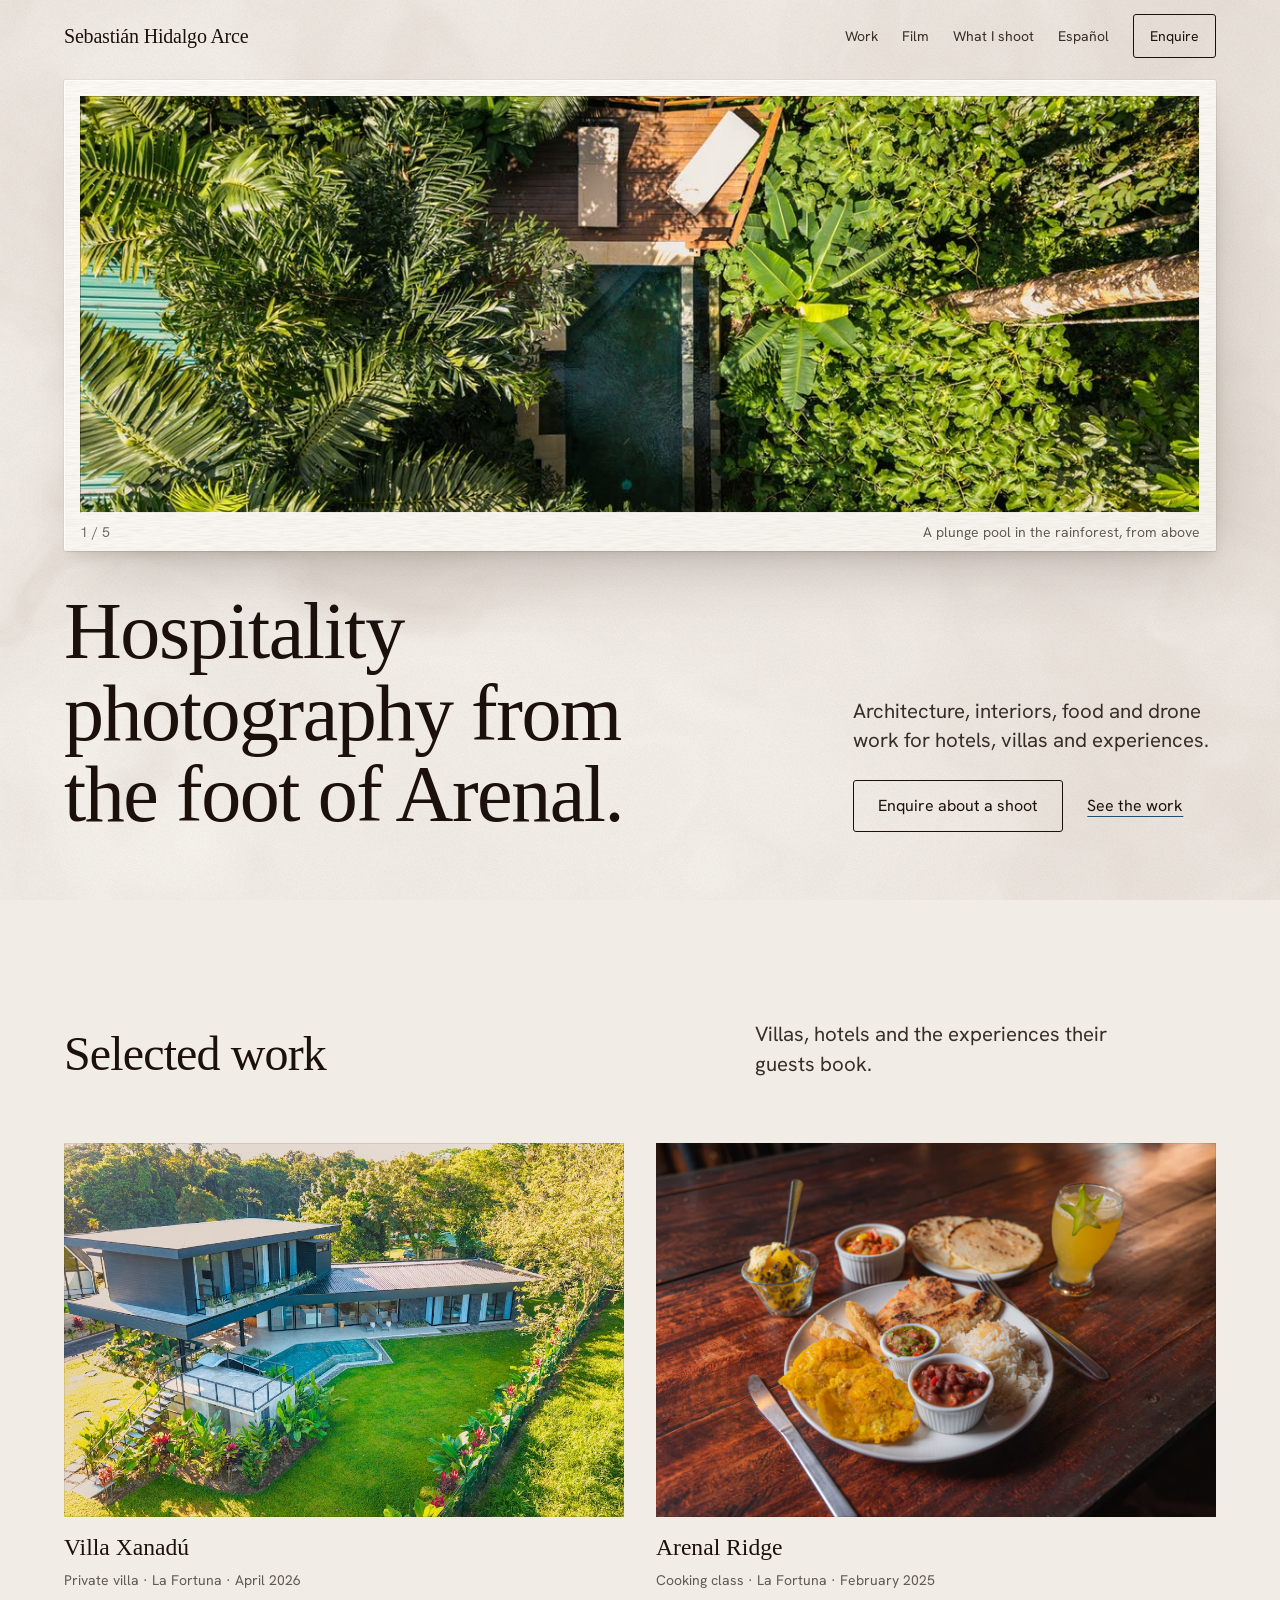
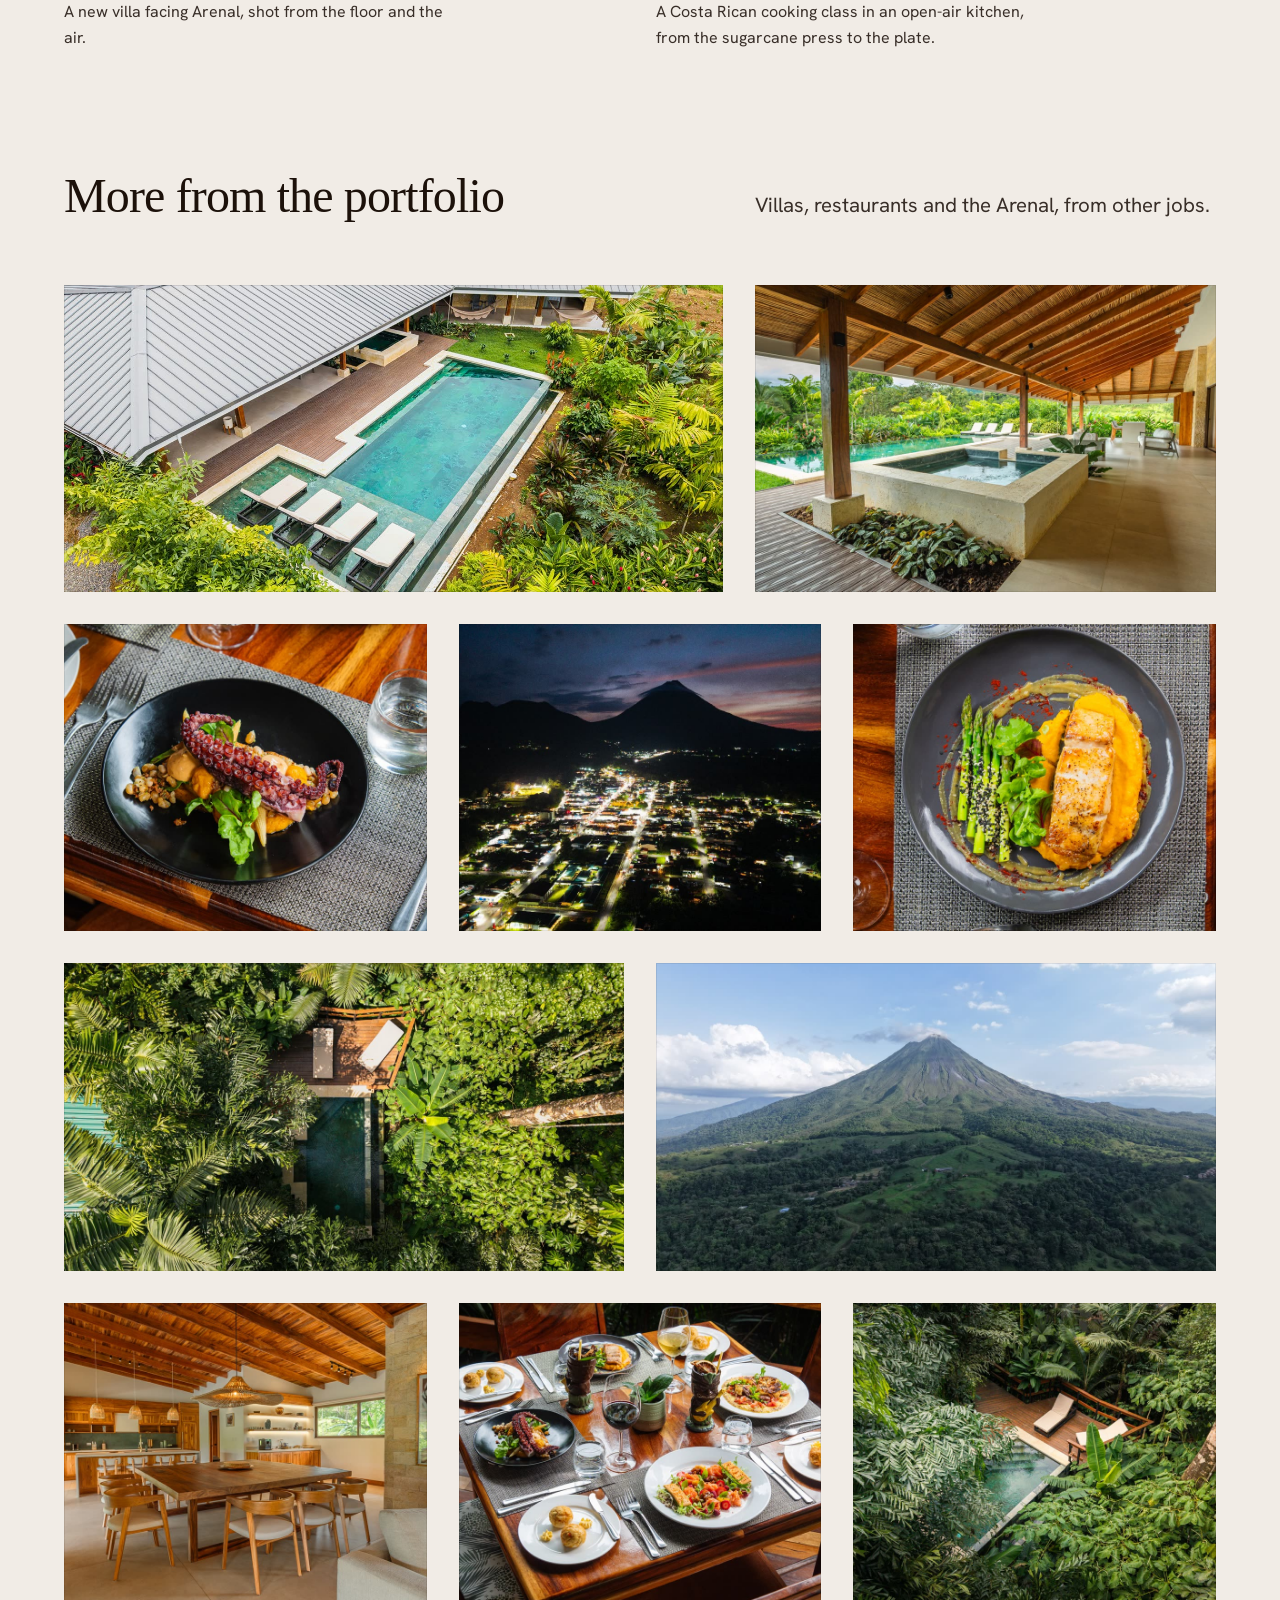
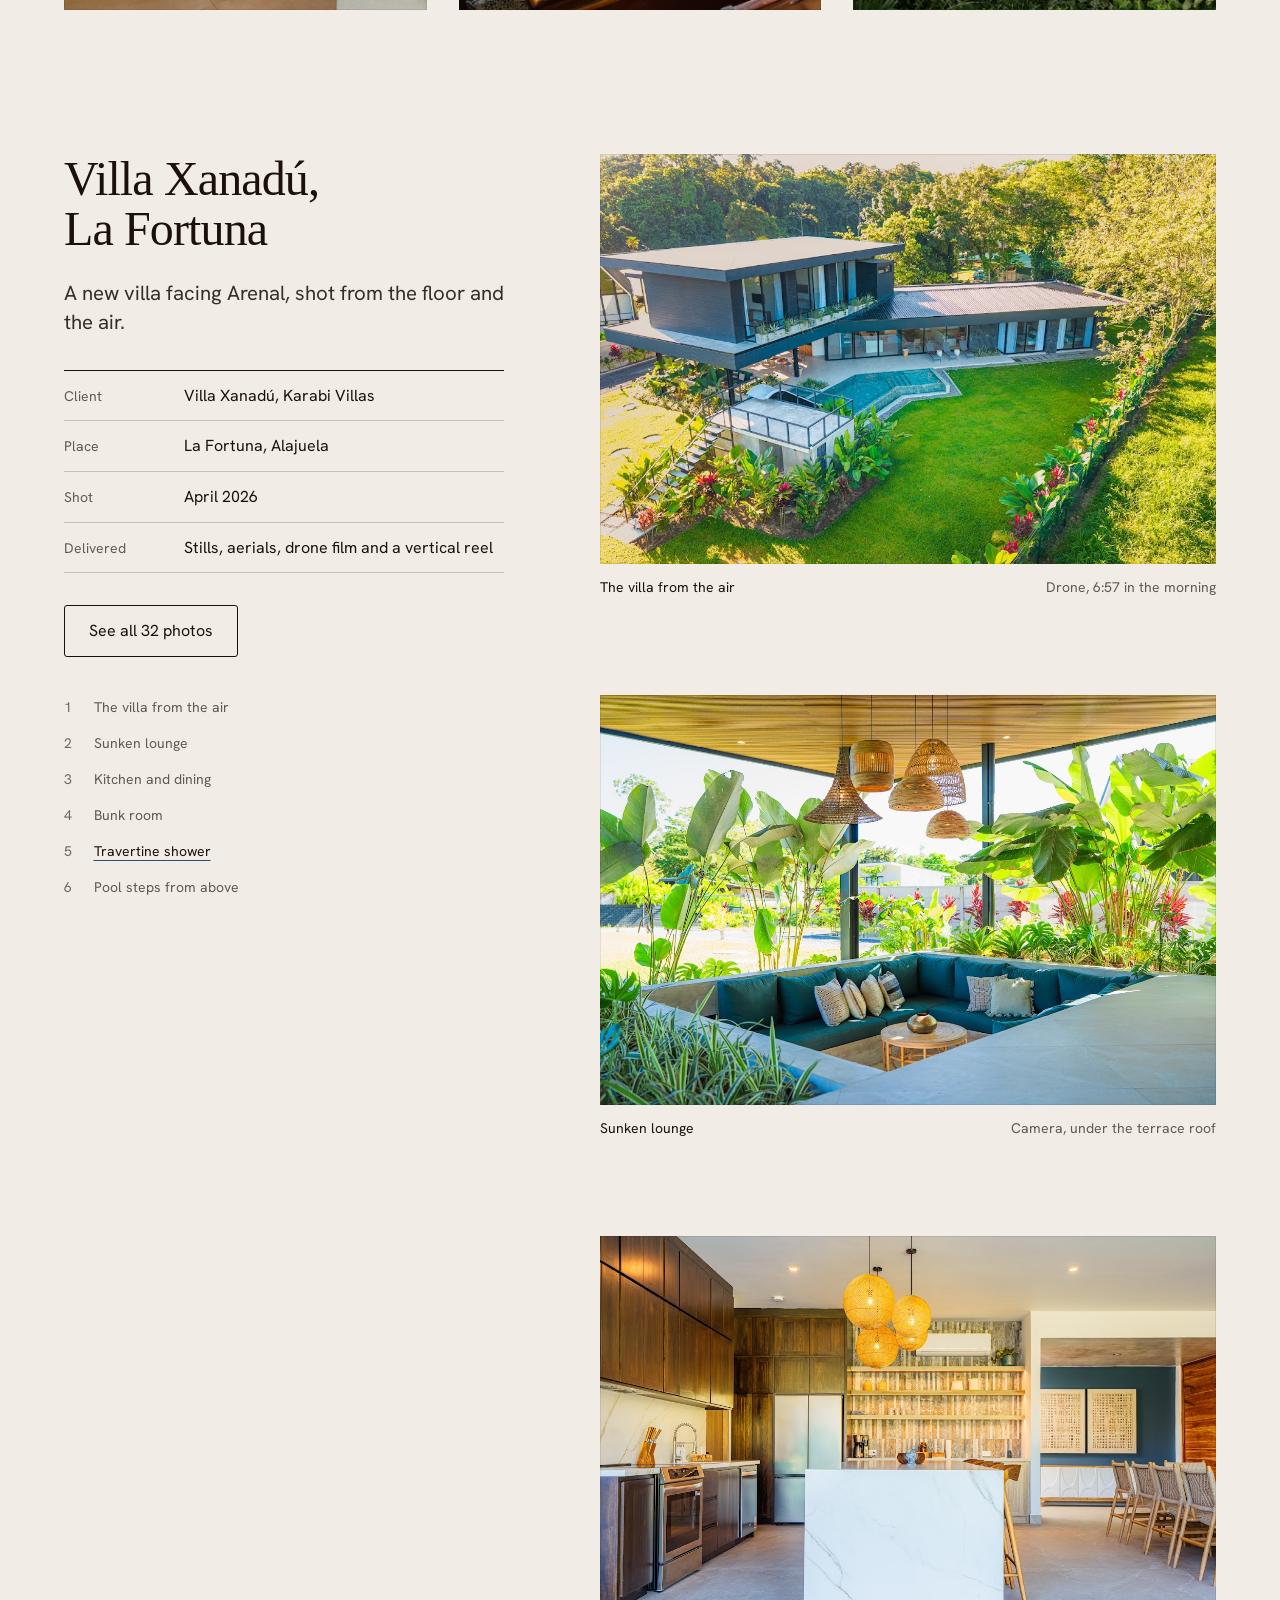
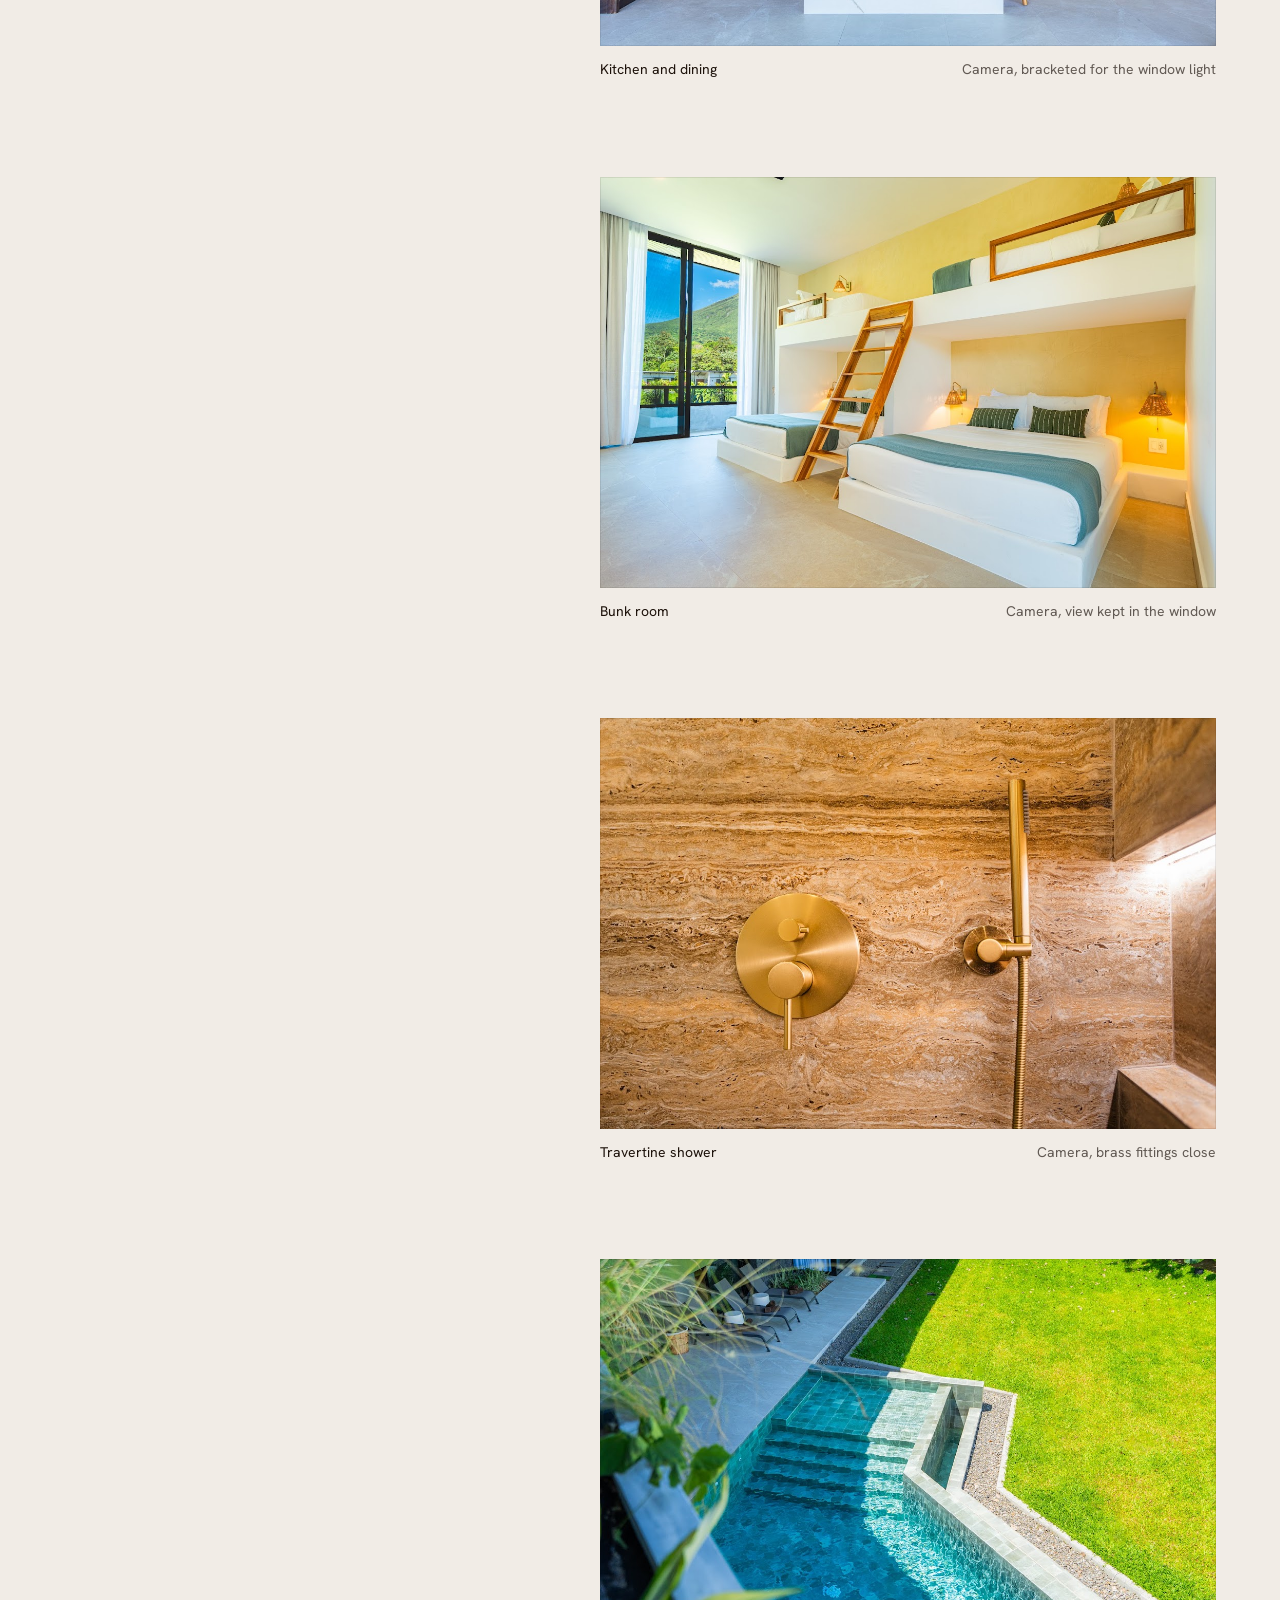
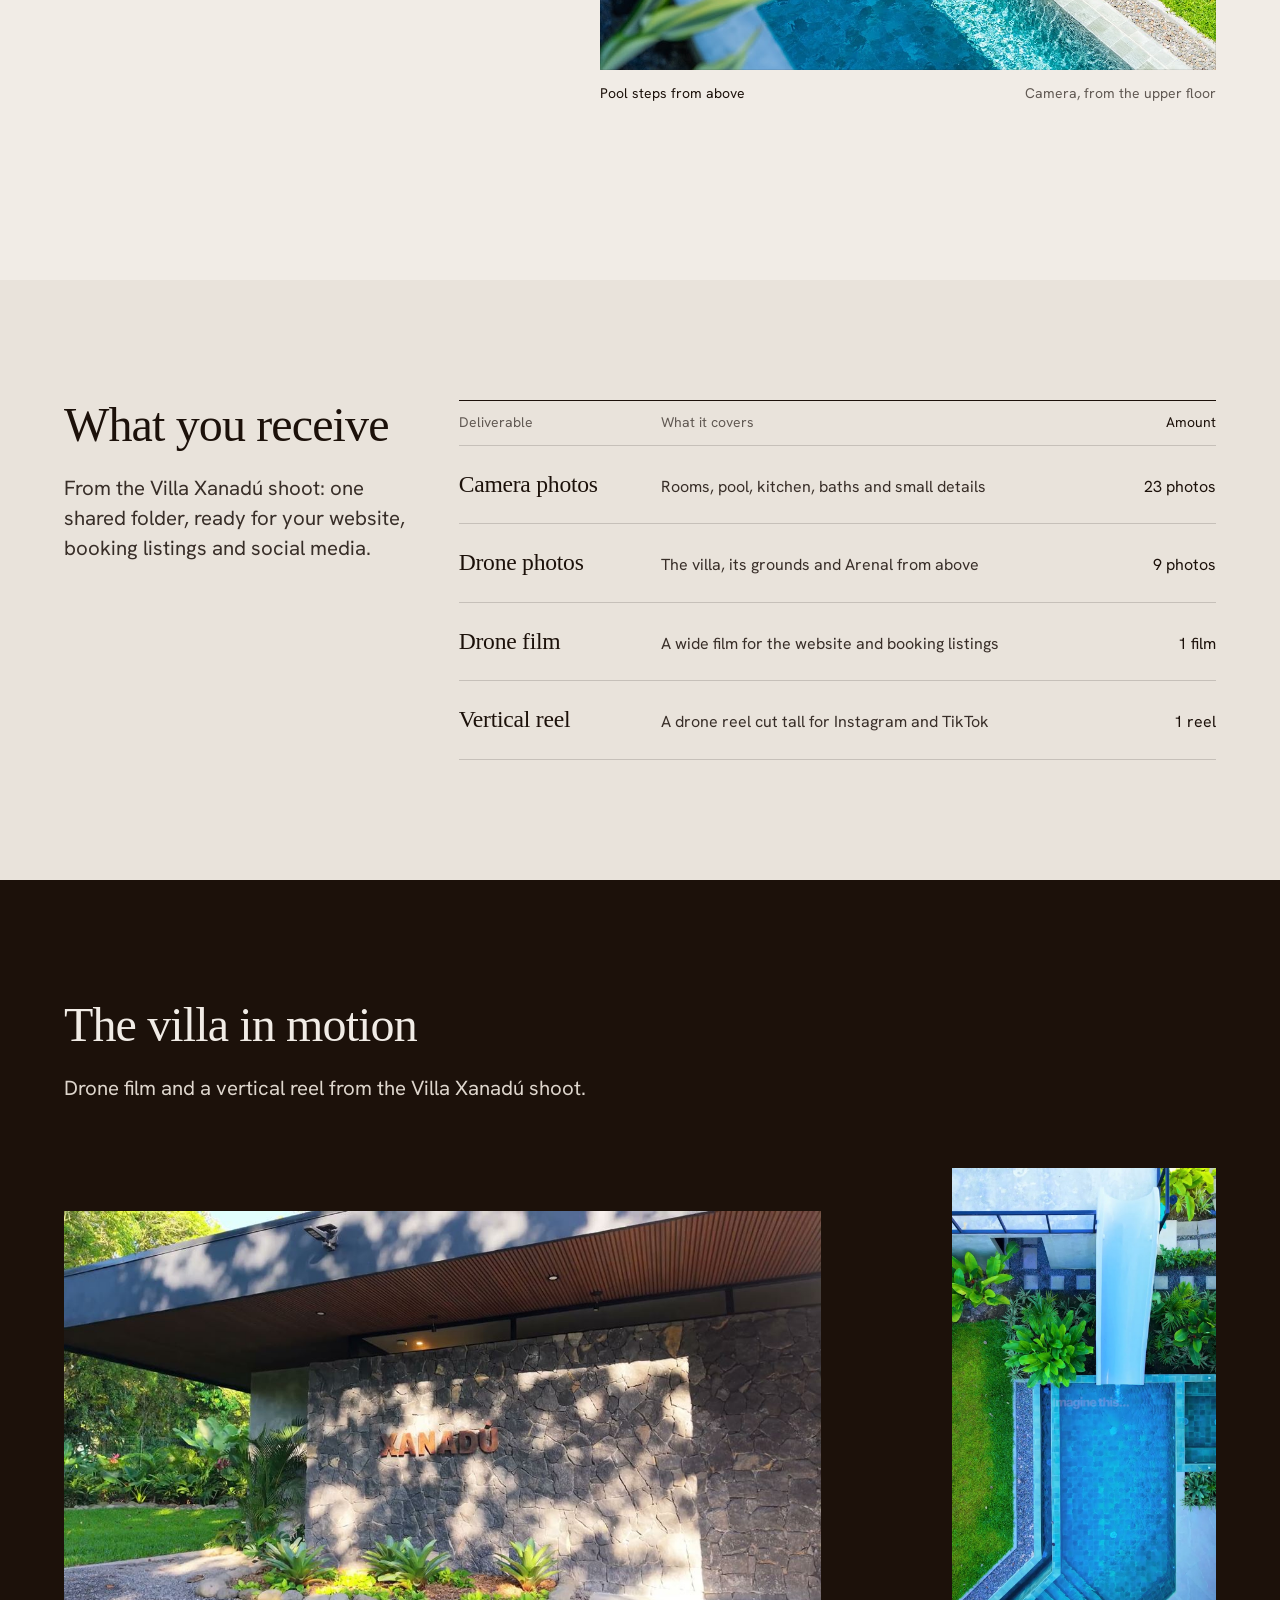
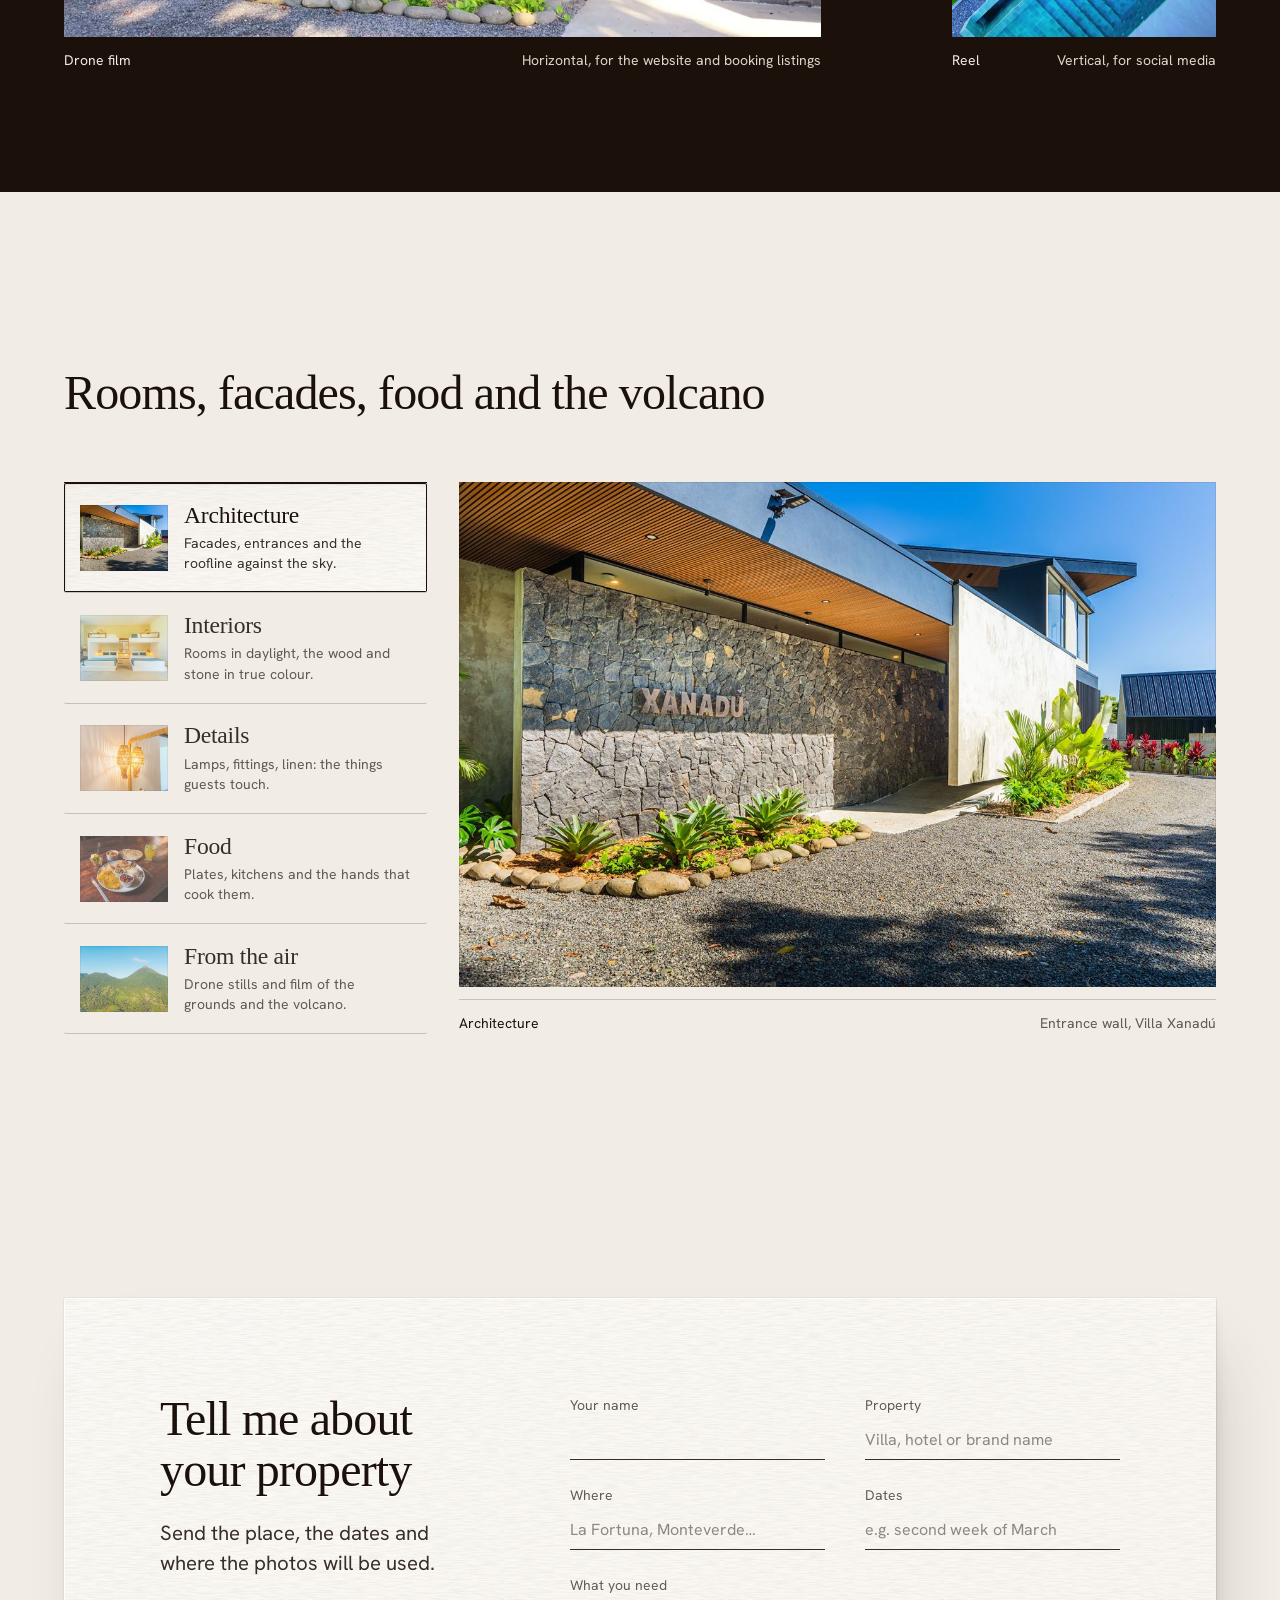
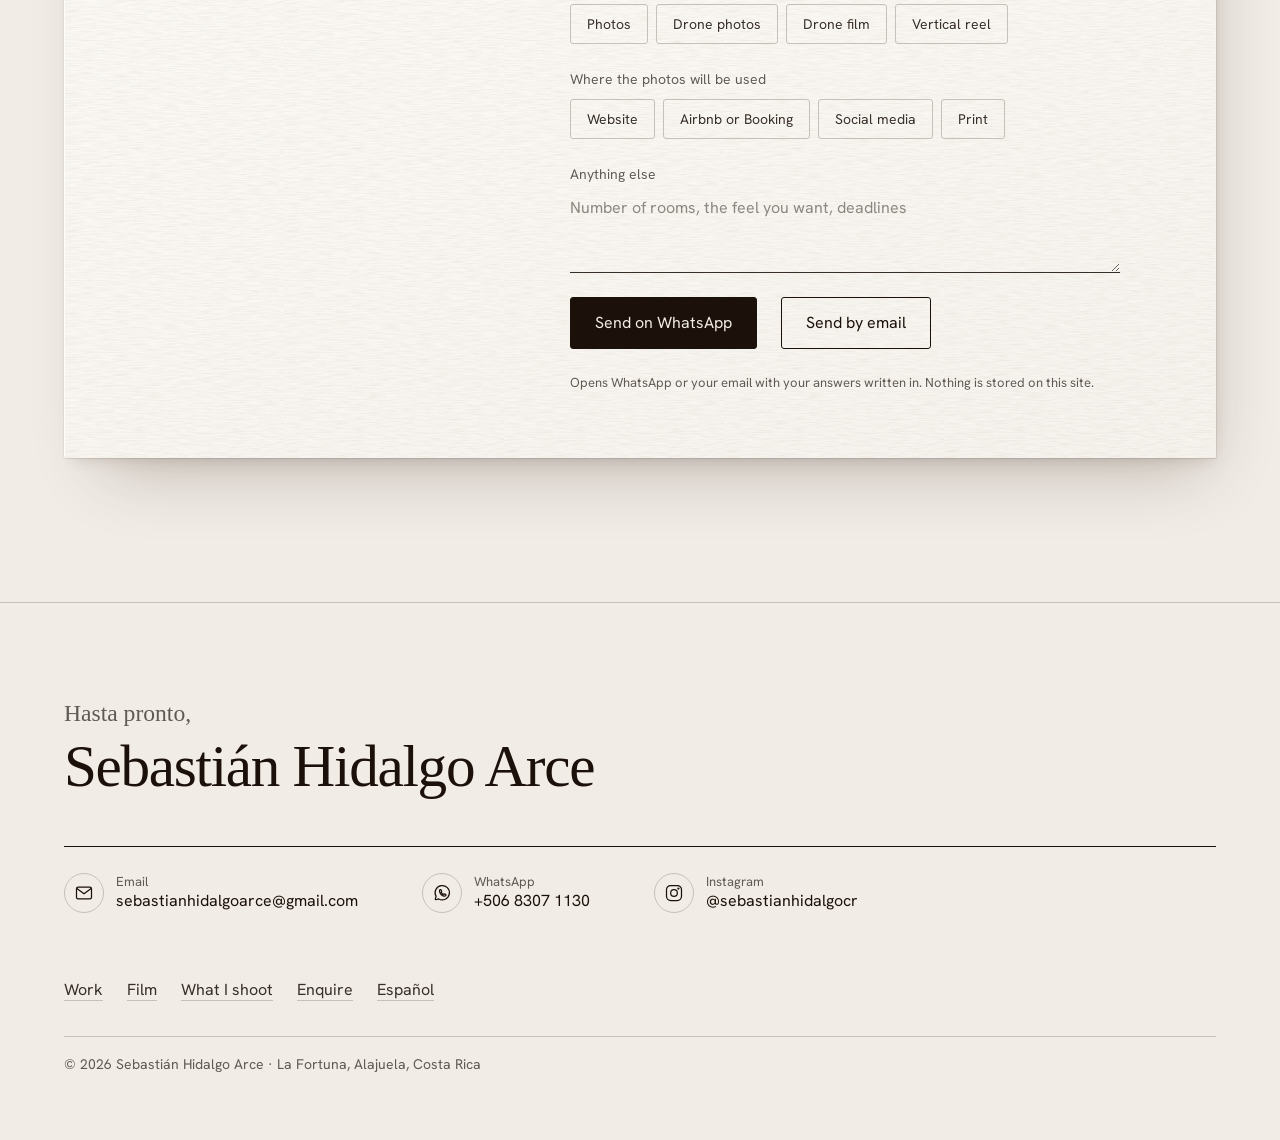
<file: site/index.html>
<!doctype html>
<html lang="en">
<head>
<meta charset="utf-8">
<meta name="viewport" content="width=device-width, initial-scale=1">
<title>Sebastián Hidalgo Arce, hospitality photographer in La Fortuna, Costa Rica</title>
<meta name="description" content="Architecture, interior, food and drone photography for hotels, villas and brands around Arenal Volcano, Costa Rica.">
<link rel="alternate" hreflang="en" href="index.html">
<link rel="alternate" hreflang="es" href="es/index.html">
<link rel="icon" href="favicon.svg" type="image/svg+xml">
<link rel="apple-touch-icon" href="img/apple-touch-icon.png">
<meta name="theme-color" content="#efe9e1">
<meta property="og:type" content="website">
<meta property="og:site_name" content="Sebastián Hidalgo Arce">
<meta property="og:title" content="Sebastián Hidalgo Arce, hospitality photographer in La Fortuna, Costa Rica">
<meta property="og:description" content="Architecture, interior, food and drone photography for hotels, villas and brands around Arenal Volcano, Costa Rica.">
<meta property="og:url" content="https://sebastian-hidalgo-photo.arenalweb.workers.dev/index.html">
<meta property="og:image" content="https://sebastian-hidalgo-photo.arenalweb.workers.dev/img/og.jpg">
<meta property="og:image:width" content="1200">
<meta property="og:image:height" content="630">
<meta property="og:image:alt" content="An infinity pool running toward a lawn and Arenal Volcano under a clear sky">
<meta property="og:locale" content="en_US">
<meta name="twitter:card" content="summary_large_image">
<link rel="preconnect" href="https://api.fontshare.com" crossorigin>
<link rel="preconnect" href="https://fonts.googleapis.com">
<link rel="preconnect" href="https://fonts.gstatic.com" crossorigin>
<link href="https://api.fontshare.com/v2/css?f[]=sentient@300,400&display=swap" rel="stylesheet">
<link href="https://fonts.googleapis.com/css2?family=Hanken+Grotesk:wght@400&display=swap" rel="stylesheet">
<script>document.documentElement.classList.add('js');</script>
<link rel="stylesheet" href="style.css?v=0f44a938">
<script type="application/ld+json">
{
  "@context": "https://schema.org",
  "@type": "ProfessionalService",
  "@id": "https://sebastian-hidalgo-photo.arenalweb.workers.dev/#business",
  "name": "Sebastián Hidalgo Arce",
  "description": "Architecture, interior, food and drone photography for hotels, villas and brands around Arenal Volcano, Costa Rica.",
  "url": "https://sebastian-hidalgo-photo.arenalweb.workers.dev/",
  "image": "https://sebastian-hidalgo-photo.arenalweb.workers.dev/img/og.jpg",
  "logo": "https://sebastian-hidalgo-photo.arenalweb.workers.dev/img/apple-touch-icon.png",
  "email": "sebastianhidalgoarce@gmail.com",
  "telephone": "+506 8307 1130",
  "address": {
    "@type": "PostalAddress",
    "addressLocality": "La Fortuna",
    "addressRegion": "Alajuela",
    "addressCountry": "CR"
  },
  "geo": {
    "@type": "GeoCoordinates",
    "latitude": 10.4678,
    "longitude": -84.6427
  },
  "areaServed": [
    {
      "@type": "Place",
      "name": "Arenal Volcano, Costa Rica"
    },
    {
      "@type": "Country",
      "name": "Costa Rica"
    }
  ],
  "knowsLanguage": [
    "es",
    "en"
  ],
  "founder": {
    "@type": "Person",
    "name": "Sebastián Hidalgo Arce",
    "jobTitle": "Hospitality photographer"
  },
  "makesOffer": [
    {
      "@type": "Offer",
      "itemOffered": {
        "@type": "Service",
        "name": "Architecture",
        "description": "Facades, entrances and the roofline against the sky."
      }
    },
    {
      "@type": "Offer",
      "itemOffered": {
        "@type": "Service",
        "name": "Interiors",
        "description": "Rooms in daylight, the wood and stone in true colour."
      }
    },
    {
      "@type": "Offer",
      "itemOffered": {
        "@type": "Service",
        "name": "Details",
        "description": "Lamps, fittings, linen: the things guests touch."
      }
    },
    {
      "@type": "Offer",
      "itemOffered": {
        "@type": "Service",
        "name": "Food",
        "description": "Plates, kitchens and the hands that cook them."
      }
    },
    {
      "@type": "Offer",
      "itemOffered": {
        "@type": "Service",
        "name": "From the air",
        "description": "Drone stills and film of the grounds and the volcano."
      }
    }
  ]
}
</script>
</head>
<body>
<a class="skip" href="#main">Skip to content</a>

<div class="air" aria-hidden="true">
  <canvas class="air__field" data-air-canvas></canvas>
</div>
<header class="nav">
  <div class="container nav__bar">
    <a class="wordmark" href="#main" aria-label="Sebastián Hidalgo Arce, home">Sebastián Hidalgo Arce</a>
    <nav aria-label="Main">
      <ul class="nav__links">
        <li><a href="#work">Work</a></li>
        <li><a href="#film">Film</a></li>
        <li><a href="#services">What I shoot</a></li>
        <li class="nav__keep"><a class="nav__lang" href="es/index.html" hreflang="es" lang="es">Español</a></li>
        <li class="nav__keep"><a class="btn btn--small" href="#contact">Enquire</a></li>
      </ul>
    </nav>
  </div>
</header>

<main id="main">

  <section class="hero" data-air-zone aria-labelledby="hero-title">
    <div class="container hero__inner">
      <figure class="print stock">
        <div class="print__window" data-slot="hero" data-hero data-alt="Sebastián's strongest wide frame: a pool, a room or a facade with the land behind it">
          <img class="hero__slide is-on" src="img/g/pf-14-full.jpg" srcset="img/g/pf-14-1200.jpg 1200w, img/g/pf-14-full.jpg 1600w" sizes="(max-width: 60rem) 100vw, 90vw" width="1600" height="900" alt="A plunge pool and deck hidden in the rainforest, from above" data-cap="A plunge pool in the rainforest, from above" style="object-position: 50% 50%" fetchpriority="high" decoding="async">
          <img class="hero__slide" src="img/hero-pool-volcano.jpg" srcset="img/hero-pool-volcano-1200.jpg 1200w, img/hero-pool-volcano.jpg 2400w" sizes="(max-width: 60rem) 100vw, 90vw" width="2400" height="1600" alt="An infinity pool running toward a lawn and Arenal Volcano under a clear sky" data-cap="Pool and Arenal Volcano, Villa Xanadú, April 2026" style="object-position: 50% 42%" fetchpriority="low" decoding="async">
          <img class="hero__slide" src="img/g/ar-04848-2400.jpg" srcset="img/g/ar-04848-1200.jpg 1200w, img/g/ar-04848-2400.jpg 2400w" sizes="(max-width: 60rem) 100vw, 90vw" width="2400" height="1600" alt="A Costa Rican casado with patacones, rice, beans, chicken and a starfruit juice" data-cap="Casado from the cooking class, Arenal Ridge, February 2025" style="object-position: 50% 55%" fetchpriority="low" decoding="async">
          <img class="hero__slide" src="img/g/dr-0029-2400.jpg" srcset="img/g/dr-0029-1200.jpg 1200w, img/g/dr-0029-2400.jpg 2400w" sizes="(max-width: 60rem) 100vw, 90vw" width="2400" height="1350" alt="Arenal Volcano above the green valley, from a drone" data-cap="Arenal Volcano from the drone, April 2026" style="object-position: 50% 40%" fetchpriority="low" decoding="async">
          <img class="hero__slide" src="img/g/pf-04-full.jpg" srcset="img/g/pf-04-1200.jpg 1200w, img/g/pf-04-full.jpg 1600w" sizes="(max-width: 60rem) 100vw, 90vw" width="1600" height="900" alt="A villa with a long infinity pool and sun loungers, from a drone" data-cap="A villa pool from the drone" style="object-position: 50% 50%" fetchpriority="low" decoding="async">
        </div>
        <figcaption class="print__label">
          <span class="pencil" data-hero-count>1 / 5</span>
          <span data-hero-cap aria-live="off">A plunge pool in the rainforest, from above</span>
        </figcaption>
      </figure>

      <div class="hero__text">
        <h1 id="hero-title">Hospitality photography from the foot of Arenal.</h1>
        <div class="hero__aside">
          <p class="lead">Architecture, interiors, food and drone work for hotels, villas and experiences.</p>
          <div class="actions">
            <a class="btn" href="#contact">Enquire about a shoot</a>
            <a class="link" href="#work">See the work</a>
          </div>
        </div>
      </div>
    </div>
  </section>

  <section class="work" id="work" aria-labelledby="work-title">
    <div class="container">
      <div class="work__head">
        <h2 id="work-title">Selected work</h2>
        <p class="lead">Villas, hotels and the experiences their guests book.</p>
      </div>
      <ul class="work__grid">
        <li>
          <a class="work__card" href="work/villa-xanadu.html">
            <span class="work__frame"><img src="img/g/dr-0057-1200.jpg" srcset="img/g/dr-0057-1200.jpg 1200w, img/g/dr-0057-2400.jpg 2400w" sizes="(max-width: 60rem) 100vw, 50vw" width="2400" height="1350" alt="Villa Xanadú from a drone: two storeys, an L-shaped pool and a lawn edged with red ginger" loading="lazy" decoding="async"></span>
            <span class="work__name">Villa Xanadú</span>
            <span class="work__meta">Private villa · La Fortuna · <span class="num">April 2026</span></span>
            <span class="work__line">A new villa facing Arenal, shot from the floor and the air.</span>
          </a>
        </li>
        <li>
          <a class="work__card" href="work/arenal-ridge.html">
            <span class="work__frame"><img src="img/g/ar-04848-1200.jpg" srcset="img/g/ar-04848-1200.jpg 1200w, img/g/ar-04848-2400.jpg 2400w" sizes="(max-width: 60rem) 100vw, 50vw" width="2400" height="1600" alt="A Costa Rican casado on a wooden table: patacones, rice, beans, breaded chicken, tortillas and a starfruit juice" loading="lazy" decoding="async"></span>
            <span class="work__name">Arenal Ridge</span>
            <span class="work__meta">Cooking class · La Fortuna · <span class="num">February 2025</span></span>
            <span class="work__line">A Costa Rican cooking class in an open-air kitchen, from the sugarcane press to the plate.</span>
          </a>
        </li>
      </ul>
    </div>
  </section>
  <section class="shoot" id="portfolio" aria-labelledby="portfolio-title">
    <div class="container">
      <div class="shoot__head">
        <h2 id="portfolio-title">More from the portfolio</h2>
        <p class="lead">Villas, restaurants and the Arenal, from other jobs.</p>
      </div>
      <ul class="gallery">
        <li class="gallery__item" style="--span: 7">
          <a class="gallery__link" href="img/g/pf-04-full.jpg" data-viewer="portfolio" data-caption="A villa with a long infinity pool and sun loungers, from a drone">
            <img src="img/g/pf-04-1200.jpg" width="1600" height="900" alt="A villa with a long infinity pool and sun loungers, from a drone" loading="lazy" decoding="async">
          </a>
        </li>
        <li class="gallery__item" style="--span: 5">
          <a class="gallery__link" href="img/g/pf-01-full.jpg" data-viewer="portfolio" data-caption="A covered terrace with a stone plunge pool looking out to the garden">
            <img src="img/g/pf-01-1200.jpg" width="1600" height="900" alt="A covered terrace with a stone plunge pool looking out to the garden" loading="lazy" decoding="async">
          </a>
        </li>
        <li class="gallery__item" style="--span: 4">
          <a class="gallery__link" href="img/g/pf-06-full.jpg" data-viewer="portfolio" data-caption="Grilled octopus plated for a restaurant menu">
            <img src="img/g/pf-06-1200.jpg" width="1600" height="900" alt="Grilled octopus plated for a restaurant menu" loading="lazy" decoding="async">
          </a>
        </li>
        <li class="gallery__item" style="--span: 4">
          <a class="gallery__link" href="img/g/pf-12-full.jpg" data-viewer="portfolio" data-caption="La Fortuna at night with Arenal Volcano behind">
            <img src="img/g/pf-12-1200.jpg" width="1280" height="720" alt="La Fortuna at night with Arenal Volcano behind" loading="lazy" decoding="async">
          </a>
        </li>
        <li class="gallery__item" style="--span: 4">
          <a class="gallery__link" href="img/g/pf-07-full.jpg" data-viewer="portfolio" data-caption="Salmon and asparagus over a golden purée, from above">
            <img src="img/g/pf-07-1200.jpg" width="1600" height="900" alt="Salmon and asparagus over a golden purée, from above" loading="lazy" decoding="async">
          </a>
        </li>
        <li class="gallery__item" style="--span: 6">
          <a class="gallery__link" href="img/g/pf-14-full.jpg" data-viewer="portfolio" data-caption="A plunge pool and deck hidden in the rainforest, from above">
            <img src="img/g/pf-14-1200.jpg" width="1600" height="900" alt="A plunge pool and deck hidden in the rainforest, from above" loading="lazy" decoding="async">
          </a>
        </li>
        <li class="gallery__item" style="--span: 6">
          <a class="gallery__link" href="img/g/pf-11-full.jpg" data-viewer="portfolio" data-caption="Arenal Volcano and the green valley in daylight, from a drone">
            <img src="img/g/pf-11-1200.jpg" width="1600" height="900" alt="Arenal Volcano and the green valley in daylight, from a drone" loading="lazy" decoding="async">
          </a>
        </li>
        <li class="gallery__item" style="--span: 4">
          <a class="gallery__link" href="img/g/pf-02-full.jpg" data-viewer="portfolio" data-caption="An open kitchen and dining room under a timber roof">
            <img src="img/g/pf-02-1200.jpg" width="1600" height="900" alt="An open kitchen and dining room under a timber roof" loading="lazy" decoding="async">
          </a>
        </li>
        <li class="gallery__item" style="--span: 4">
          <a class="gallery__link" href="img/g/pf-05-full.jpg" data-viewer="portfolio" data-caption="A table set for four with plated dishes and wine">
            <img src="img/g/pf-05-1200.jpg" width="1600" height="900" alt="A table set for four with plated dishes and wine" loading="lazy" decoding="async">
          </a>
        </li>
        <li class="gallery__item" style="--span: 4">
          <a class="gallery__link" href="img/g/pf-16-full.jpg" data-viewer="portfolio" data-caption="A jungle deck with loungers and a pool among the trees">
            <img src="img/g/pf-16-1200.jpg" width="1600" height="900" alt="A jungle deck with loungers and a pool among the trees" loading="lazy" decoding="async">
          </a>
        </li>
      </ul>
    </div>
  </section>

  <section class="case" id="xanadu" aria-labelledby="case-title">
    <div class="container sticky-stack">
      <div class="pane-sticky">
        <h2 id="case-title">Villa Xanadú, La Fortuna</h2>
        <p class="lead">A new villa facing Arenal, shot from the floor and the air.</p>
        <dl class="facts">
          <div><dt>Client</dt><dd>Villa Xanadú, Karabi Villas</dd></div>
          <div><dt>Place</dt><dd>La Fortuna, Alajuela</dd></div>
          <div><dt>Shot</dt><dd>April 2026</dd></div>
          <div><dt>Delivered</dt><dd>Stills, aerials, drone film and a vertical reel</dd></div>
        </dl>
        <a class="btn case__all" href="work/villa-xanadu.html">See all 32 photos</a>
        <ol class="plates" aria-label="Frames in this shoot">
          <li data-plate="1"><a href="#plate-1">The villa from the air</a></li>
          <li data-plate="2"><a href="#plate-2">Sunken lounge</a></li>
          <li data-plate="3"><a href="#plate-3">Kitchen and dining</a></li>
          <li data-plate="4"><a href="#plate-4">Bunk room</a></li>
          <li data-plate="5"><a href="#plate-5">Travertine shower</a></li>
          <li data-plate="6"><a href="#plate-6">Pool steps from above</a></li>
        </ol>
      </div>

      <div class="pane-scroll">
        <figure class="plate" id="plate-1" data-plate-figure="1">
          <a class="plate__frame" href="img/g/dr-0057-2400.jpg" data-viewer="plates" data-caption="The villa from the air" data-slot="xanadu-1" data-alt="Villa Xanadú from a drone: two storeys, an L-shaped pool and a lawn edged with red ginger">
            <img src="img/x-aerial.jpg" srcset="img/g/dr-0057-1200.jpg 1200w, img/x-aerial.jpg 1800w" sizes="(max-width: 60rem) 100vw, 56vw" width="1800" height="1012" alt="Villa Xanadú from a drone: two storeys, an L-shaped pool and a lawn edged with red ginger" loading="lazy" decoding="async">
          </a>
          <figcaption class="wall"><span class="wall__name">The villa from the air</span> <span class="wall__note">Drone, 6:57 in the morning</span></figcaption>
        </figure>
        <figure class="plate" id="plate-2" data-plate-figure="2">
          <a class="plate__frame" href="img/g/cam-03264-2400.jpg" data-viewer="plates" data-caption="Sunken lounge" data-slot="xanadu-2" data-alt="A sunken lounge with teal cushions under rattan pendant lamps, open to the garden">
            <img src="img/x-lounge.jpg" srcset="img/g/cam-03264-1200.jpg 1200w, img/x-lounge.jpg 1800w" sizes="(max-width: 60rem) 100vw, 56vw" width="1800" height="1200" alt="A sunken lounge with teal cushions under rattan pendant lamps, open to the garden" loading="lazy" decoding="async">
          </a>
          <figcaption class="wall"><span class="wall__name">Sunken lounge</span> <span class="wall__note">Camera, under the terrace roof</span></figcaption>
        </figure>
        <figure class="plate" id="plate-3" data-plate-figure="3">
          <a class="plate__frame" href="img/g/cam-03296-2400.jpg" data-viewer="plates" data-caption="Kitchen and dining" data-slot="xanadu-3" data-alt="A walnut kitchen with a white marble island, amber glass pendants and a dining table">
            <img src="img/x-kitchen.jpg" srcset="img/g/cam-03296-1200.jpg 1200w, img/x-kitchen.jpg 1800w" sizes="(max-width: 60rem) 100vw, 56vw" width="1800" height="1200" alt="A walnut kitchen with a white marble island, amber glass pendants and a dining table" loading="lazy" decoding="async">
          </a>
          <figcaption class="wall"><span class="wall__name">Kitchen and dining</span> <span class="wall__note">Camera, bracketed for the window light</span></figcaption>
        </figure>
        <figure class="plate" id="plate-4" data-plate-figure="4">
          <a class="plate__frame" href="img/g/cam-03590-2400.jpg" data-viewer="plates" data-caption="Bunk room" data-slot="xanadu-4" data-alt="A bunk room with a ladder, made beds and a window onto green hills">
            <img src="img/x-bunks.jpg" srcset="img/g/cam-03590-1200.jpg 1200w, img/x-bunks.jpg 1800w" sizes="(max-width: 60rem) 100vw, 56vw" width="1800" height="1200" alt="A bunk room with a ladder, made beds and a window onto green hills" loading="lazy" decoding="async">
          </a>
          <figcaption class="wall"><span class="wall__name">Bunk room</span> <span class="wall__note">Camera, view kept in the window</span></figcaption>
        </figure>
        <figure class="plate" id="plate-5" data-plate-figure="5">
          <a class="plate__frame" href="img/g/cam-03569-2400.jpg" data-viewer="plates" data-caption="Travertine shower" data-slot="xanadu-5" data-alt="A brushed brass shower valve and hand shower on a travertine wall">
            <img src="img/x-shower.jpg" srcset="img/g/cam-03569-1200.jpg 1200w, img/x-shower.jpg 1800w" sizes="(max-width: 60rem) 100vw, 56vw" width="1800" height="1200" alt="A brushed brass shower valve and hand shower on a travertine wall" loading="lazy" decoding="async">
          </a>
          <figcaption class="wall"><span class="wall__name">Travertine shower</span> <span class="wall__note">Camera, brass fittings close</span></figcaption>
        </figure>
        <figure class="plate" id="plate-6" data-plate-figure="6">
          <a class="plate__frame" href="img/g/cam-03831-2400.jpg" data-viewer="plates" data-caption="Pool steps from above" data-slot="xanadu-6" data-alt="Turquoise pool steps seen from the floor above, a lawn and a stone path beside them">
            <img src="img/x-pool-above.jpg" srcset="img/g/cam-03831-1200.jpg 1200w, img/x-pool-above.jpg 1800w" sizes="(max-width: 60rem) 100vw, 56vw" width="1800" height="1200" alt="Turquoise pool steps seen from the floor above, a lawn and a stone path beside them" loading="lazy" decoding="async">
          </a>
          <figcaption class="wall"><span class="wall__name">Pool steps from above</span> <span class="wall__note">Camera, from the upper floor</span></figcaption>
        </figure>
      </div>
    </div>
  </section>

  <section class="delivery" aria-labelledby="delivery-title">
    <div class="container delivery__inner">
      <div class="delivery__head">
        <h2 id="delivery-title">What you receive</h2>
        <p class="lead">From the Villa Xanadú shoot: one shared folder, ready for your website, booking listings and social media.</p>
      </div>
      <table class="ledger">
        <thead>
          <tr><th scope="col">Deliverable</th><th scope="col">What it covers</th><th scope="col" class="num">Amount</th></tr>
        </thead>
        <tbody>
          <tr><th scope="row">Camera photos</th><td>Rooms, pool, kitchen, baths and small details</td><td class="num">23 photos</td></tr>
          <tr><th scope="row">Drone photos</th><td>The villa, its grounds and Arenal from above</td><td class="num">9 photos</td></tr>
          <tr><th scope="row">Drone film</th><td>A wide film for the website and booking listings</td><td class="num">1 film</td></tr>
          <tr><th scope="row">Vertical reel</th><td>A drone reel cut tall for Instagram and TikTok</td><td class="num">1 reel</td></tr>
        </tbody>
      </table>
    </div>
  </section>

  <section class="film-band" id="film" aria-labelledby="film-title">
    <div class="container film-band__inner">
      <div class="film-band__head">
        <h2 id="film-title">The villa in motion</h2>
        <p class="lead">Drone film and a vertical reel from the Villa Xanadú shoot.</p>
      </div>
      <figure class="film film--wide">
        <div class="film__frame">
          <video class="film__loop" src="film/drone-loop.mp4" poster="img/film-poster-1200.jpg" width="1800" height="1012" muted loop playsinline preload="none" aria-hidden="true" data-loop></video>
        </div>
        <figcaption class="wall wall--dark"><span class="wall__name">Drone film</span> <span class="wall__note">Horizontal, for the website and booking listings</span></figcaption>
      </figure>
      <figure class="film film--tall">
        <div class="film__frame">
          <video class="film__loop" src="film/reel-loop.mp4" poster="img/reel-poster.jpg" width="900" height="1600" muted loop playsinline preload="none" aria-hidden="true" data-loop></video>
        </div>
        <figcaption class="wall wall--dark"><span class="wall__name">Reel</span> <span class="wall__note">Vertical, for social media</span></figcaption>
      </figure>
    </div>
  </section>

  <section class="services" id="services" data-air-zone aria-labelledby="services-title">
    <div class="container">
      <h2 id="services-title">Rooms, facades, food and the volcano</h2>
      <div class="sampler" data-sampler>
        <div class="choices" role="tablist" aria-label="What I shoot" aria-orientation="vertical">
          <button class="choice" role="tab" id="tab-arch" aria-controls="panel-arch" aria-selected="true" data-tint="--stain-3" type="button">
            <img class="choice__thumb" src="img/s-architecture-320.jpg" width="320" height="240" alt="" loading="lazy" decoding="async">
            <span class="choice__text"><span class="choice__title">Architecture</span><span class="choice__line">Facades, entrances and the roofline against the sky.</span></span>
          </button>
          <button class="choice" role="tab" id="tab-int" aria-controls="panel-int" aria-selected="false" tabindex="-1" data-tint="--stain-2" type="button">
            <img class="choice__thumb" src="img/s-interiors-320.jpg" width="320" height="240" alt="" loading="lazy" decoding="async">
            <span class="choice__text"><span class="choice__title">Interiors</span><span class="choice__line">Rooms in daylight, the wood and stone in true colour.</span></span>
          </button>
          <button class="choice" role="tab" id="tab-det" aria-controls="panel-det" aria-selected="false" tabindex="-1" data-tint="--stain-1" type="button">
            <img class="choice__thumb" src="img/s-details-320.jpg" width="320" height="240" alt="" loading="lazy" decoding="async">
            <span class="choice__text"><span class="choice__title">Details</span><span class="choice__line">Lamps, fittings, linen: the things guests touch.</span></span>
          </button>
          <button class="choice" role="tab" id="tab-food" aria-controls="panel-food" aria-selected="false" tabindex="-1" data-tint="--stain-1" type="button">
            <img class="choice__thumb" src="img/s-food-320.jpg" width="320" height="240" alt="" loading="lazy" decoding="async">
            <span class="choice__text"><span class="choice__title">Food</span><span class="choice__line">Plates, kitchens and the hands that cook them.</span></span>
          </button>
          <button class="choice" role="tab" id="tab-air" aria-controls="panel-air" aria-selected="false" tabindex="-1" data-tint="--stain-4" type="button">
            <img class="choice__thumb" src="img/s-air-320.jpg" width="320" height="240" alt="" loading="lazy" decoding="async">
            <span class="choice__text"><span class="choice__title">From the air</span><span class="choice__line">Drone stills and film of the grounds and the volcano.</span></span>
          </button>
        </div>

        <div class="panels">
          <section class="panel" role="tabpanel" id="panel-arch" aria-labelledby="tab-arch">
            <div class="panel__frame" data-slot="service-arch" data-alt="The stone entrance wall of Villa Xanadú under a timber roof edge and blue sky">
              <img src="img/s-architecture-1200.jpg" srcset="img/s-architecture-1200.jpg 1200w, img/s-architecture.jpg 1800w" sizes="(max-width: 60rem) 100vw, 60vw" width="1800" height="1200" alt="The stone entrance wall of Villa Xanadú under a timber roof edge and blue sky" loading="lazy" decoding="async">
            </div>
            <p class="wall"><span class="wall__name">Architecture</span> <span class="wall__note">Entrance wall, Villa Xanadú</span></p>
          </section>
          <section class="panel" role="tabpanel" id="panel-int" aria-labelledby="tab-int">
            <div class="panel__frame" data-slot="service-int" data-alt="A bunk room with two beds below two lofted bunks and a timber ladder between them">
              <img src="img/s-interiors-1200.jpg" srcset="img/s-interiors-1200.jpg 1200w, img/s-interiors.jpg 1800w" sizes="(max-width: 60rem) 100vw, 60vw" width="1800" height="1200" alt="A bunk room with two beds below two lofted bunks and a timber ladder between them" loading="lazy" decoding="async">
            </div>
            <p class="wall"><span class="wall__name">Interiors</span> <span class="wall__note">Bunk room, Villa Xanadú</span></p>
          </section>
          <section class="panel" role="tabpanel" id="panel-det" aria-labelledby="tab-det">
            <div class="panel__frame" data-slot="service-det" data-alt="Two woven rattan lamps glowing beside a cane-framed mirror">
              <img src="img/s-details-1200.jpg" srcset="img/s-details-1200.jpg 1200w, img/s-details.jpg 1800w" sizes="(max-width: 60rem) 100vw, 60vw" width="1800" height="1200" alt="Two woven rattan lamps glowing beside a cane-framed mirror" loading="lazy" decoding="async">
            </div>
            <p class="wall"><span class="wall__name">Details</span> <span class="wall__note">Rattan lamps in a guest bathroom, Villa Xanadú</span></p>
          </section>
          <section class="panel" role="tabpanel" id="panel-food" aria-labelledby="tab-food">
            <div class="panel__frame" data-slot="service-food" data-alt="A Costa Rican casado with patacones, rice, beans, chicken and a starfruit juice">
              <img src="img/s-food-1200.jpg" srcset="img/s-food-1200.jpg 1200w, img/s-food.jpg 1800w" sizes="(max-width: 60rem) 100vw, 60vw" width="1800" height="1200" alt="A Costa Rican casado with patacones, rice, beans, chicken and a starfruit juice" loading="lazy" decoding="async">
            </div>
            <p class="wall"><span class="wall__name">Food</span> <span class="wall__note">Casado from the cooking class, Arenal Ridge</span></p>
          </section>
          <section class="panel" role="tabpanel" id="panel-air" aria-labelledby="tab-air">
            <div class="panel__frame" data-slot="service-air" data-alt="Arenal Volcano and the green valley below it, seen from a drone at dawn">
              <img src="img/s-air-1200.jpg" srcset="img/s-air-1200.jpg 1200w, img/s-air.jpg 1800w" sizes="(max-width: 60rem) 100vw, 60vw" width="1800" height="1012" alt="Arenal Volcano and the green valley below it, seen from a drone at dawn" loading="lazy" decoding="async">
            </div>
            <p class="wall"><span class="wall__name">From the air</span> <span class="wall__note">Arenal Volcano from the drone, April 2026</span></p>
          </section>
        </div>
      </div>
    </div>
  </section>

  <section class="contact" id="contact" data-air-zone aria-labelledby="contact-title">
    <div class="container contact__inner">
      <div class="card stock">
        <div class="card__head">
          <h2 id="contact-title">Tell me about your property</h2>
          <p class="card__line">Send the place, the dates and where the photos will be used.</p>
        </div>
        <form class="enquiry" data-enquiry data-wa="https://wa.me/50683071130" data-mail="sebastianhidalgoarce@gmail.com" data-subject="Photo shoot enquiry" data-hello="Hi Sebastián, I’d like a quote for a shoot." hidden>
          <div class="enquiry__grid">
            <label class="field"><span>Your name</span><input name="name" autocomplete="name" data-line="Name" required></label>
            <label class="field"><span>Property</span><input name="property" placeholder="Villa, hotel or brand name" required></label>
            <label class="field"><span>Where</span><input name="place" placeholder="La Fortuna, Monteverde…"></label>
            <label class="field"><span>Dates</span><input name="dates" placeholder="e.g. second week of March"></label>
          </div>
          <fieldset class="enquiry__group" data-line="I need"><legend>What you need</legend>
            <div class="ticks">
              <label class="tick"><input type="checkbox" name="need" value="Photos"> <span>Photos</span></label>
              <label class="tick"><input type="checkbox" name="need" value="Drone photos"> <span>Drone photos</span></label>
              <label class="tick"><input type="checkbox" name="need" value="Drone film"> <span>Drone film</span></label>
              <label class="tick"><input type="checkbox" name="need" value="Vertical reel"> <span>Vertical reel</span></label>
            </div>
          </fieldset>
          <fieldset class="enquiry__group" data-line="For"><legend>Where the photos will be used</legend>
            <div class="ticks">
              <label class="tick"><input type="checkbox" name="use" value="Website"> <span>Website</span></label>
              <label class="tick"><input type="checkbox" name="use" value="Airbnb or Booking"> <span>Airbnb or Booking</span></label>
              <label class="tick"><input type="checkbox" name="use" value="Social media"> <span>Social media</span></label>
              <label class="tick"><input type="checkbox" name="use" value="Print"> <span>Print</span></label>
            </div>
          </fieldset>
          <label class="field"><span>Anything else</span><textarea name="message" rows="3" placeholder="Number of rooms, the feel you want, deadlines"></textarea></label>
          <div class="actions">
            <button class="btn btn--solid" type="submit" value="wa">Send on WhatsApp</button>
            <button class="btn" type="submit" value="mail">Send by email</button>
          </div>
          <p class="enquiry__note">Opens WhatsApp or your email with your answers written in. Nothing is stored on this site.</p>
        </form>
      </div>
    </div>
  </section>

</main>

<footer class="footer">
  <div class="container footer__inner">
    <p class="footer__signoff">Hasta pronto,</p>
    <p class="footer__name">Sebastián Hidalgo Arce</p>
    <ul class="footer__contact">
      <li><a class="reach" href="mailto:sebastianhidalgoarce@gmail.com?subject=Photo%20shoot%20enquiry"><svg class="reach__icon" width="22" height="22" viewBox="0 0 24 24" fill="none" stroke="currentColor" stroke-width="1.5" stroke-linecap="round" stroke-linejoin="round" aria-hidden="true"><rect x="3" y="5" width="18" height="14" rx="2"/><path d="m3.5 6.5 8.5 6.5 8.5-6.5"/></svg><span class="reach__text"><span class="reach__kind">Email</span>sebastianhidalgoarce@gmail.com</span></a></li>
      <li><a class="reach" href="https://wa.me/50683071130?text=Hi%20Sebasti%C3%A1n%2C%20I%E2%80%99d%20like%20to%20ask%20about%20a%20photo%20shoot%20for%20my%20property."><svg class="reach__icon" width="22" height="22" viewBox="0 0 24 24" fill="none" stroke="currentColor" stroke-width="1.5" stroke-linecap="round" stroke-linejoin="round" aria-hidden="true"><path d="M3.6 20.4 4.9 16A8.6 8.6 0 1 1 8 19.1z"/><path d="M9.2 8.4c.2-.4.5-.5.8-.5h.5c.2 0 .4.1.5.4l.6 1.5c.1.2 0 .5-.1.7l-.5.6c.6 1.1 1.4 1.9 2.5 2.5l.6-.5c.2-.2.5-.2.7-.1l1.5.6c.3.1.4.3.4.5v.5c0 .3-.1.6-.5.8-.6.4-1.4.5-2.1.3-2.4-.7-4.3-2.6-5-5-.2-.7-.1-1.5.1-2.3z"/></svg><span class="reach__text"><span class="reach__kind">WhatsApp</span>+506&nbsp;8307&nbsp;1130</span></a></li>
      <li><a class="reach" href="https://www.instagram.com/sebastianhidalgocr/" rel="me"><svg class="reach__icon" width="22" height="22" viewBox="0 0 24 24" fill="none" stroke="currentColor" stroke-width="1.5" stroke-linecap="round" stroke-linejoin="round" aria-hidden="true"><rect x="3" y="3" width="18" height="18" rx="5"/><circle cx="12" cy="12" r="4"/><circle cx="17.3" cy="6.7" r="0.6" fill="currentColor"/></svg><span class="reach__text"><span class="reach__kind">Instagram</span>@sebastianhidalgocr</span></a></li>
    </ul>
    <nav class="footer__nav" aria-label="Footer">
      <ul class="footer__links">
        <li><a href="#work">Work</a></li>
        <li><a href="#film">Film</a></li>
        <li><a href="#services">What I shoot</a></li>
        <li><a href="#contact">Enquire</a></li>
        <li><a href="es/index.html" hreflang="es" lang="es">Español</a></li>
      </ul>
    </nav>
    <div class="footer__base">
      <p>© 2026 Sebastián Hidalgo Arce · La Fortuna, Alajuela, Costa Rica</p>
    </div>
  </div>
</footer>

<dialog class="viewer" aria-label="Photo viewer" data-of="of">
  <figure class="viewer__fig">
    <figcaption class="viewer__cap"><span class="viewer__text"></span><span class="viewer__count num"></span></figcaption>
  </figure>
  <button class="viewer__btn viewer__btn--prev" type="button" data-viewer-prev aria-label="Previous photo"><svg width="24" height="24" viewBox="0 0 24 24" fill="none" stroke="currentColor" stroke-width="1.5" stroke-linecap="round" stroke-linejoin="round" aria-hidden="true"><path d="m15 18-6-6 6-6"/></svg></button>
  <button class="viewer__btn viewer__btn--next" type="button" data-viewer-next aria-label="Next photo"><svg width="24" height="24" viewBox="0 0 24 24" fill="none" stroke="currentColor" stroke-width="1.5" stroke-linecap="round" stroke-linejoin="round" aria-hidden="true"><path d="m9 18 6-6-6-6"/></svg></button>
  <button class="viewer__btn viewer__btn--close" type="button" data-viewer-close aria-label="Close"><svg width="24" height="24" viewBox="0 0 24 24" fill="none" stroke="currentColor" stroke-width="1.5" stroke-linecap="round" stroke-linejoin="round" aria-hidden="true"><path d="M18 6 6 18"/><path d="m6 6 12 12"/></svg></button>
</dialog>

<script src="site.js?v=0f44a938" defer></script>
<script>window.hallmarkSlots = (m) => { for (const [k, v] of Object.entries(m)) { const s = document.querySelector(`[data-slot="${k}"]`); if (!s) continue; const im = new Image(); im.src = typeof v === 'string' ? v : v.src; im.alt = (typeof v === 'object' && v.alt) || s.dataset.alt || ''; s.querySelectorAll(':scope > img').forEach((o) => o.remove()); s.prepend(im); } };
document.querySelectorAll('[data-slot] img').forEach((i) => { if (i.complete && !i.naturalWidth) i.remove(); else i.addEventListener('error', () => i.remove(), { once: true }); });</script>
</body>
</html>
</file>
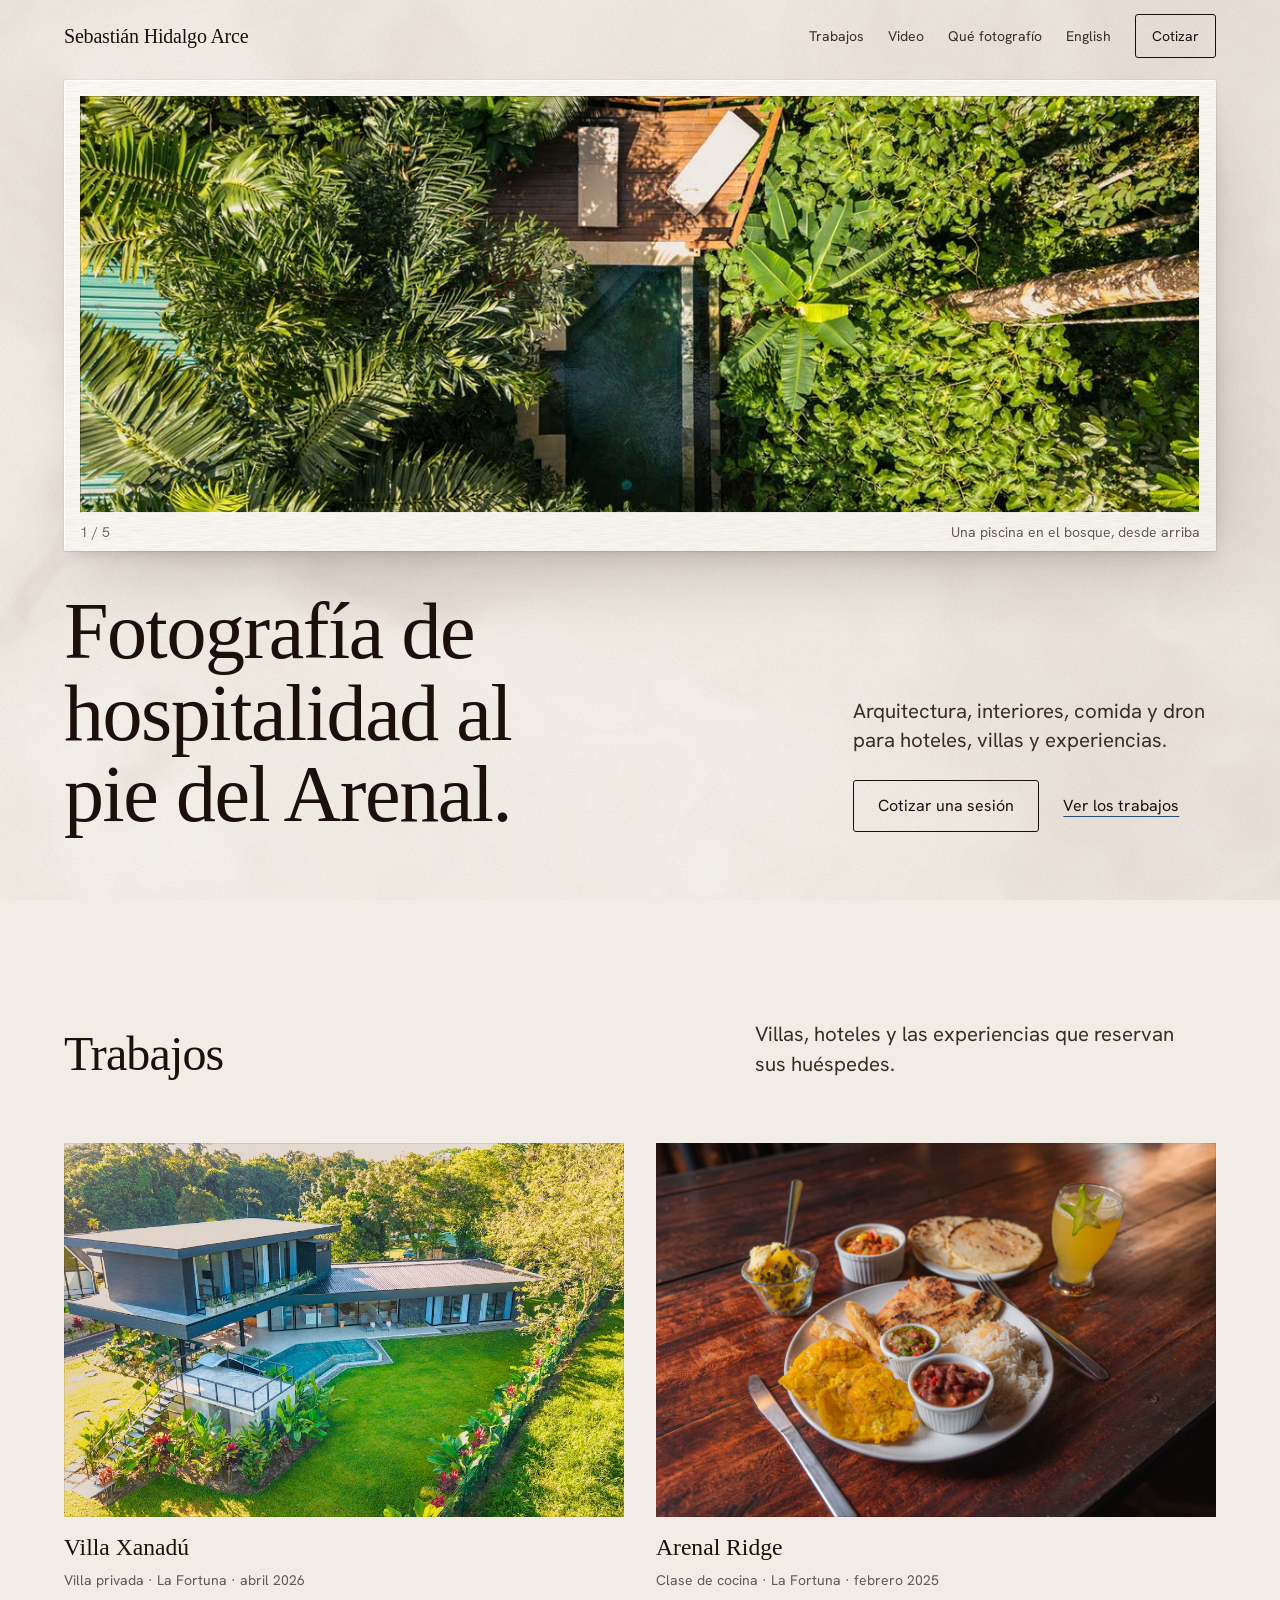
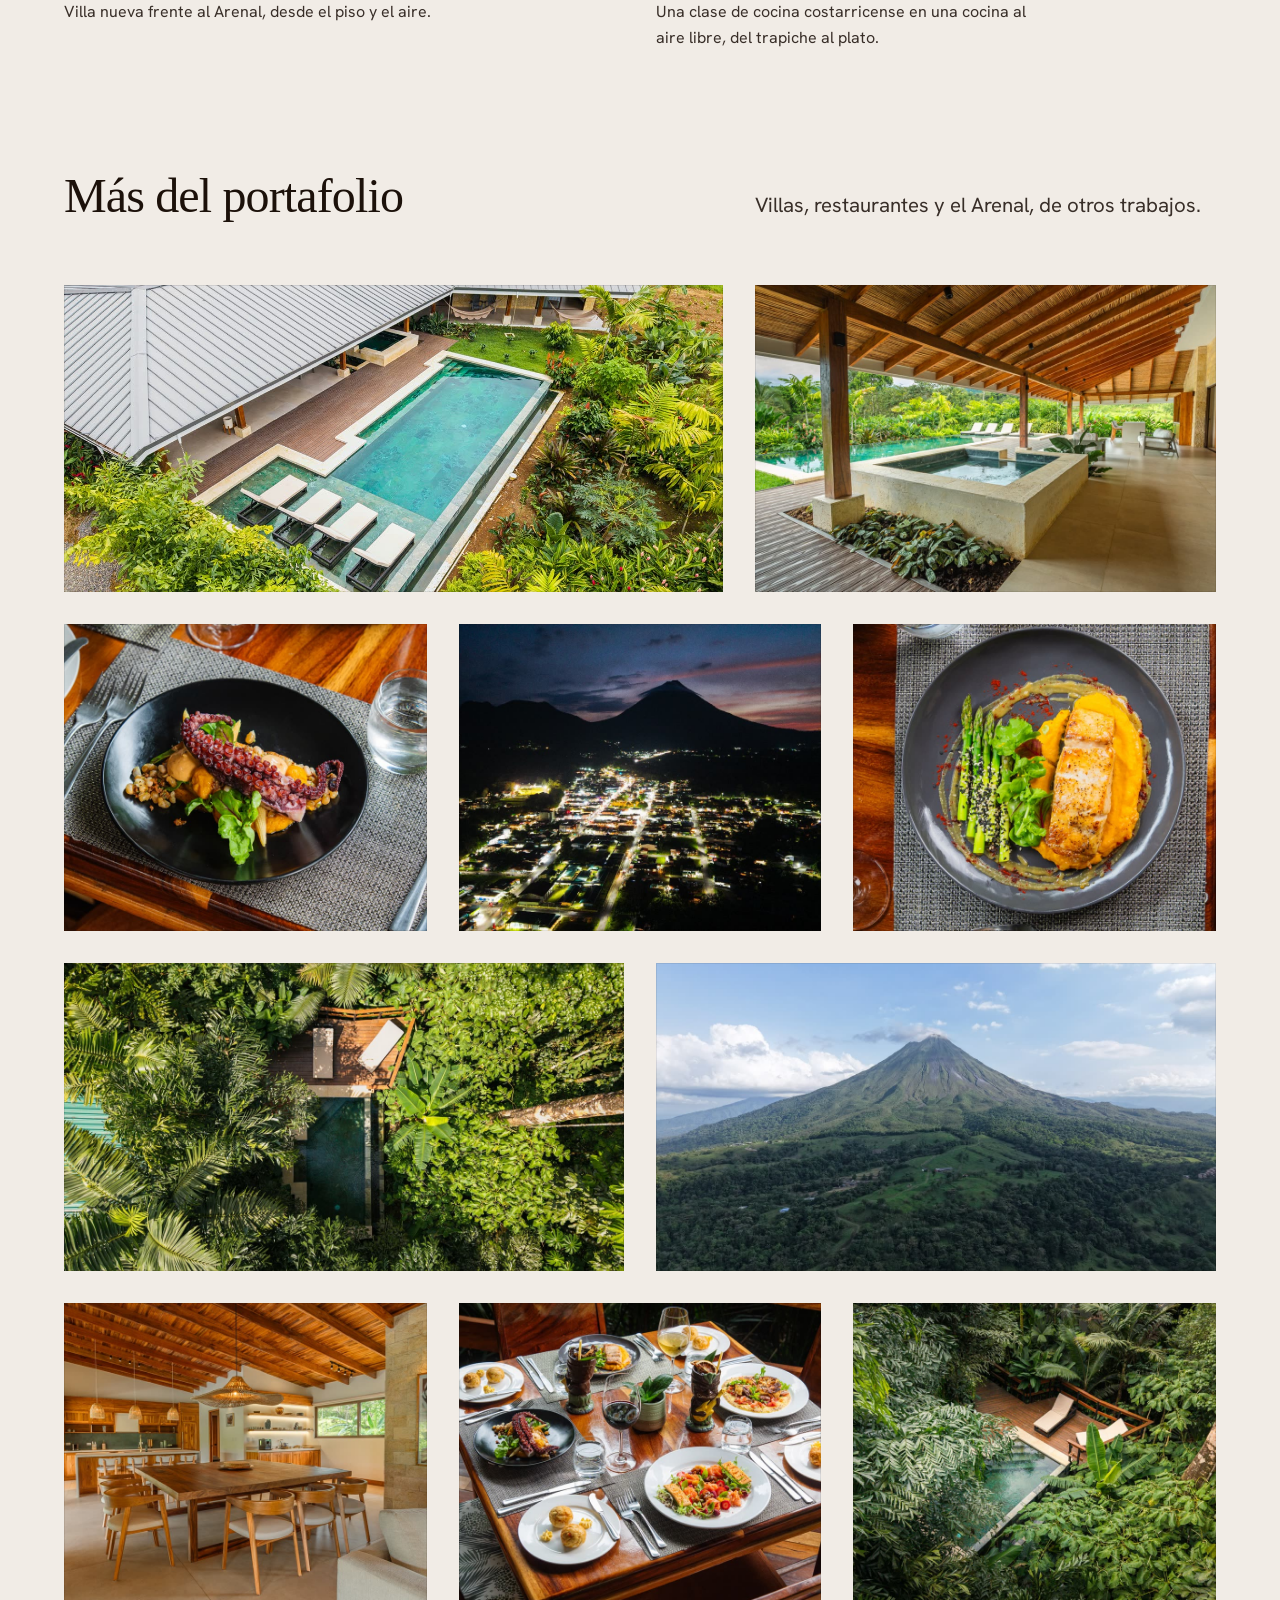
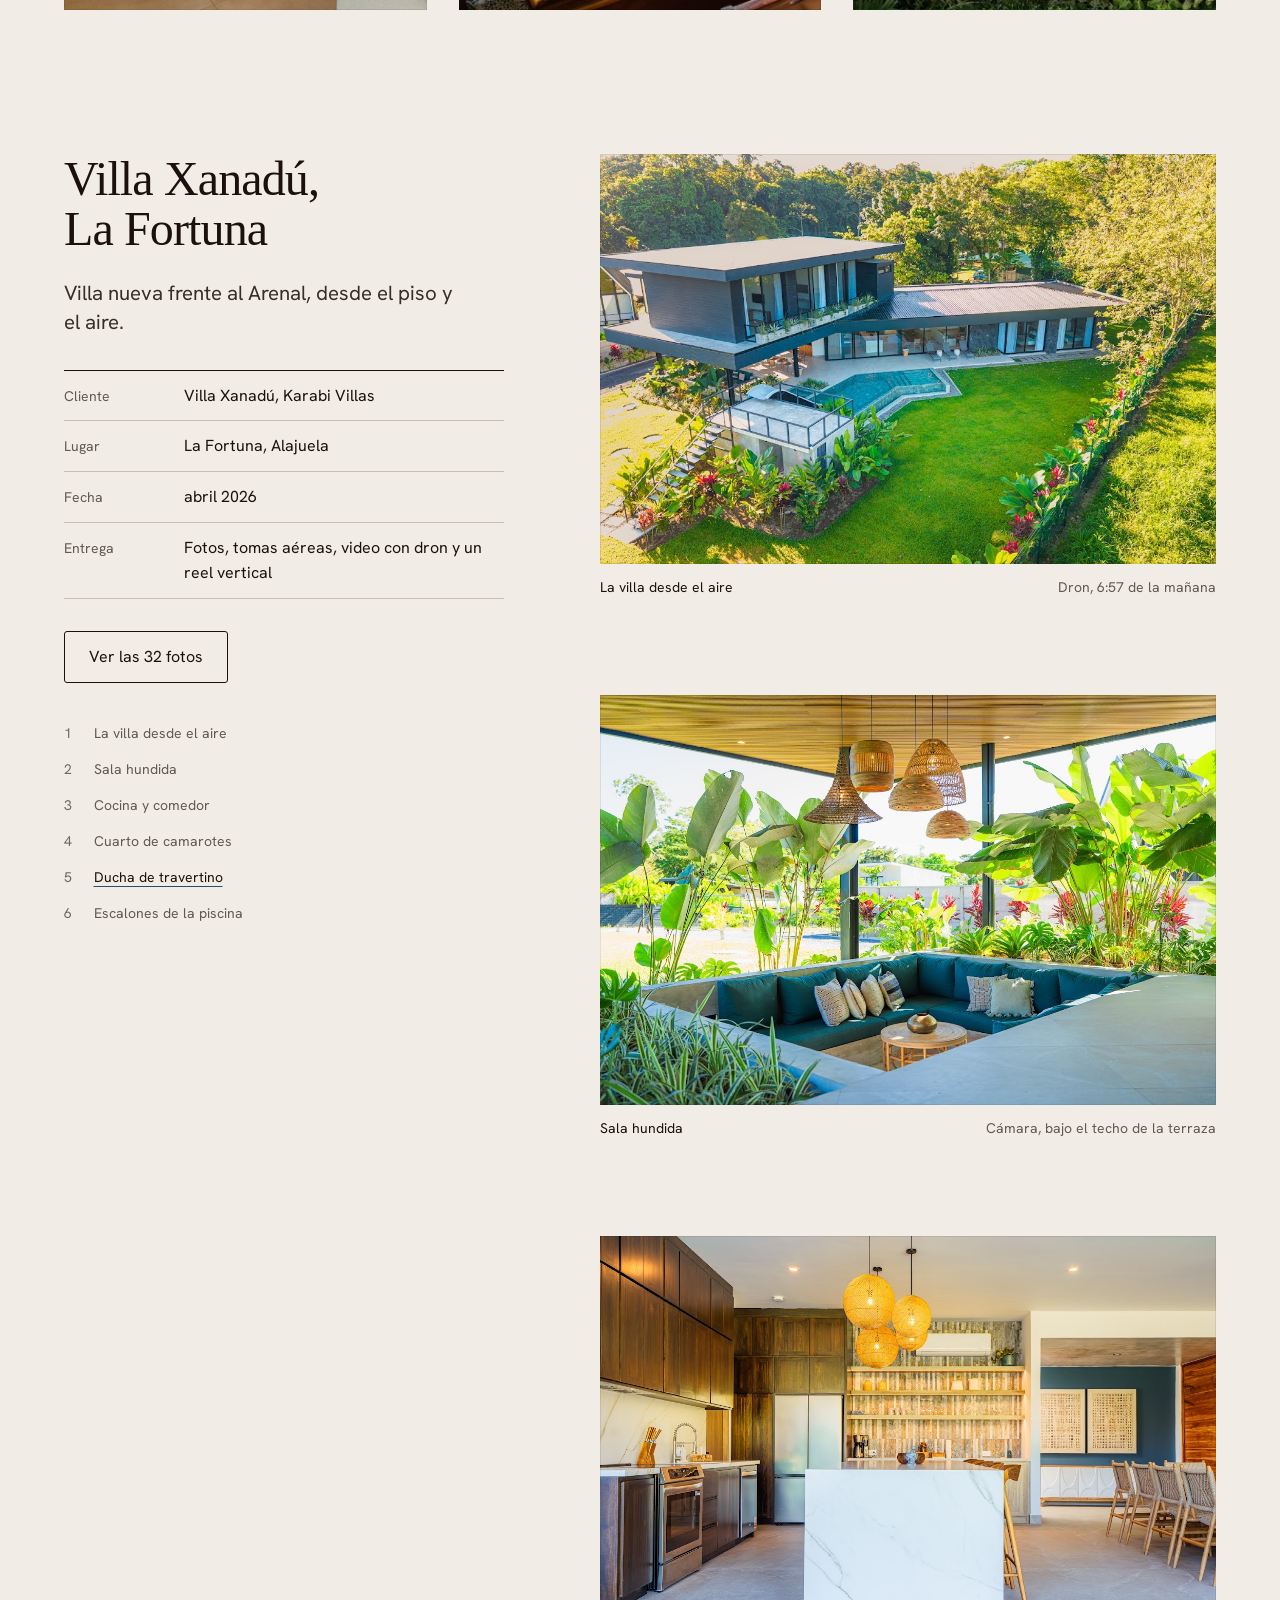
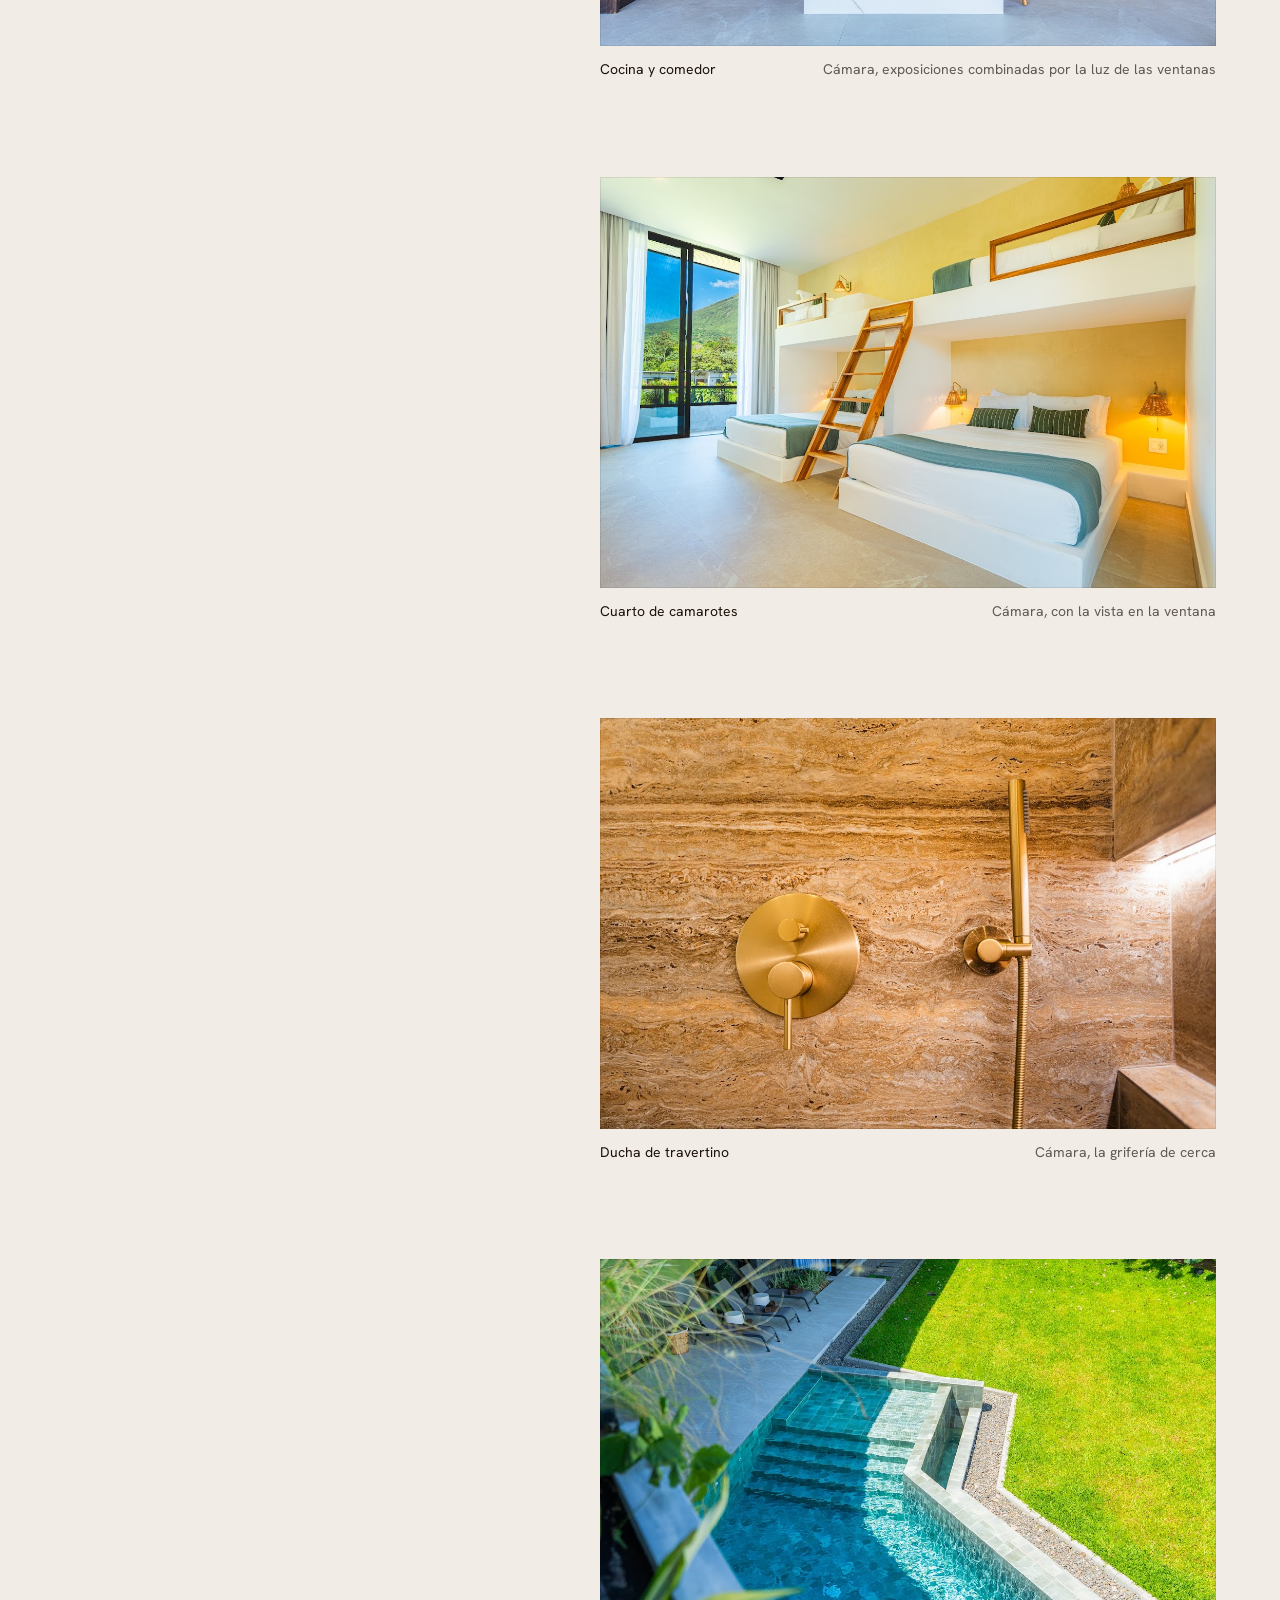
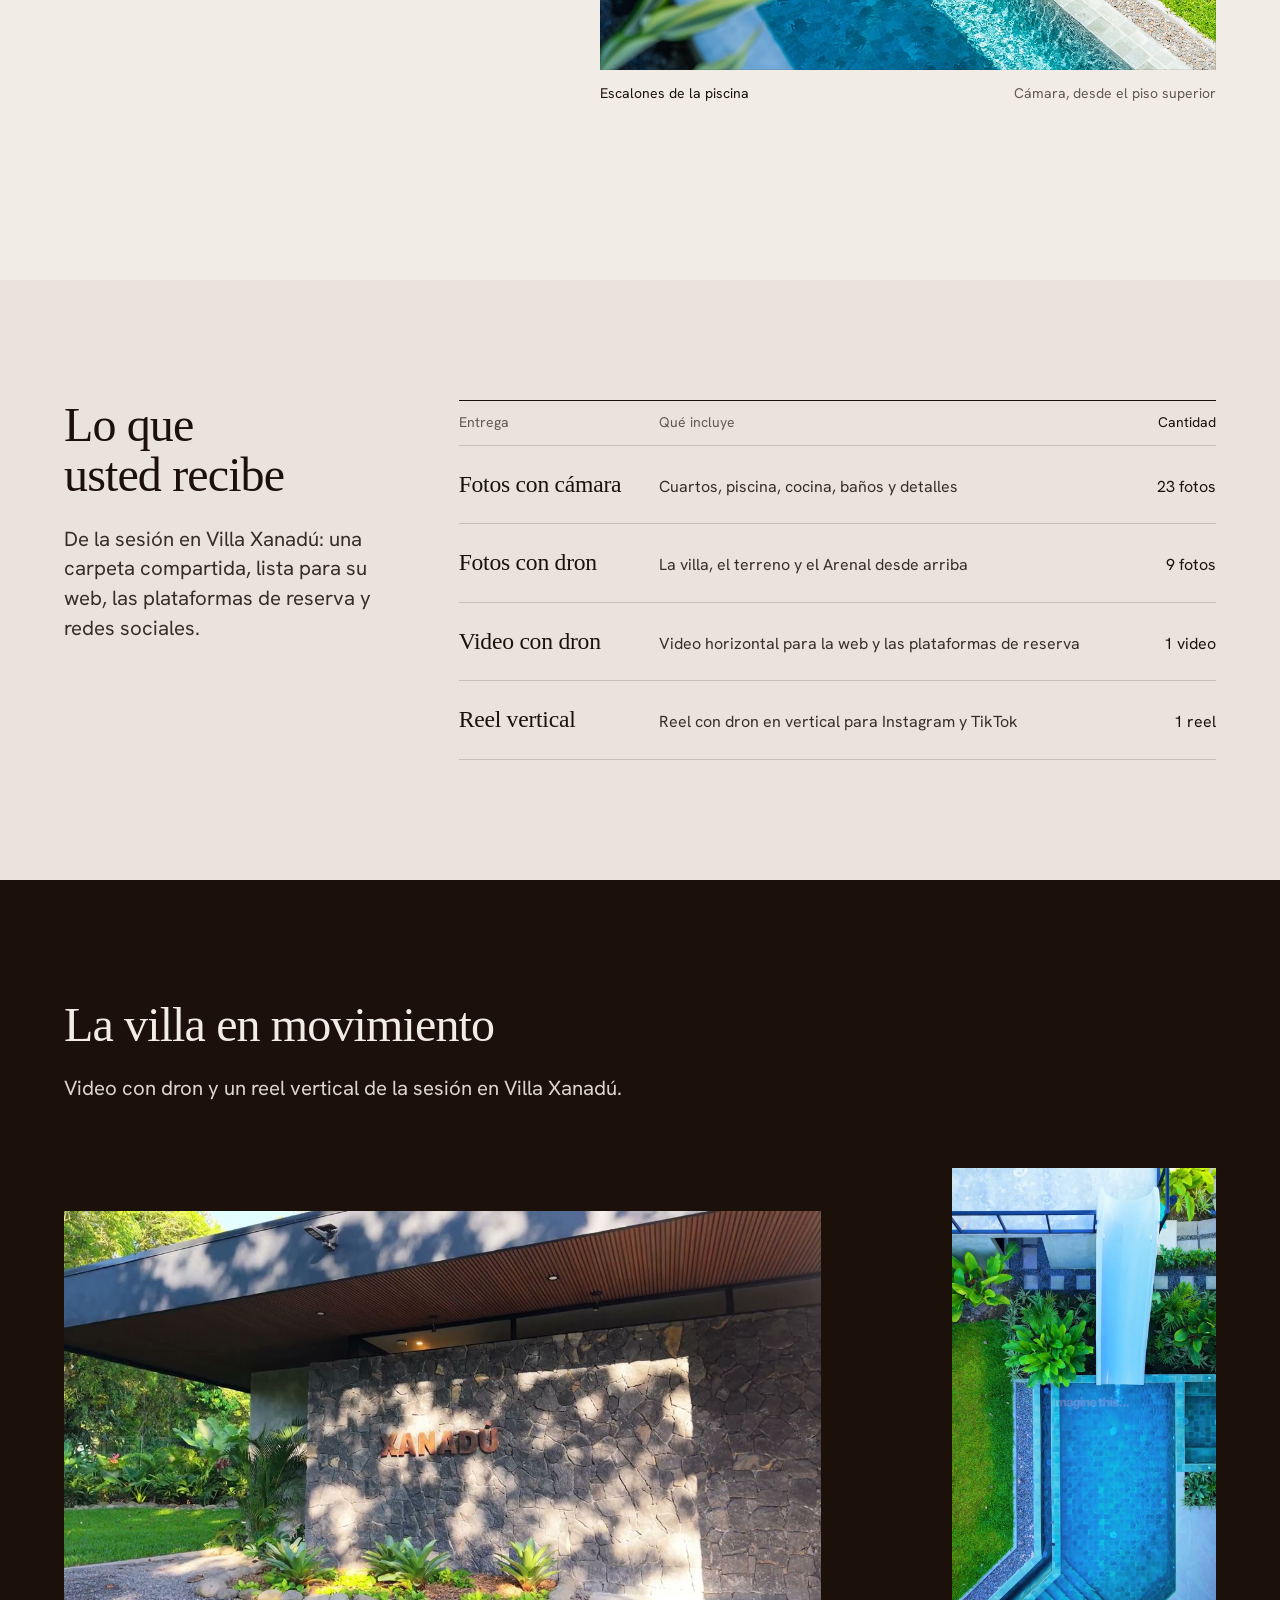
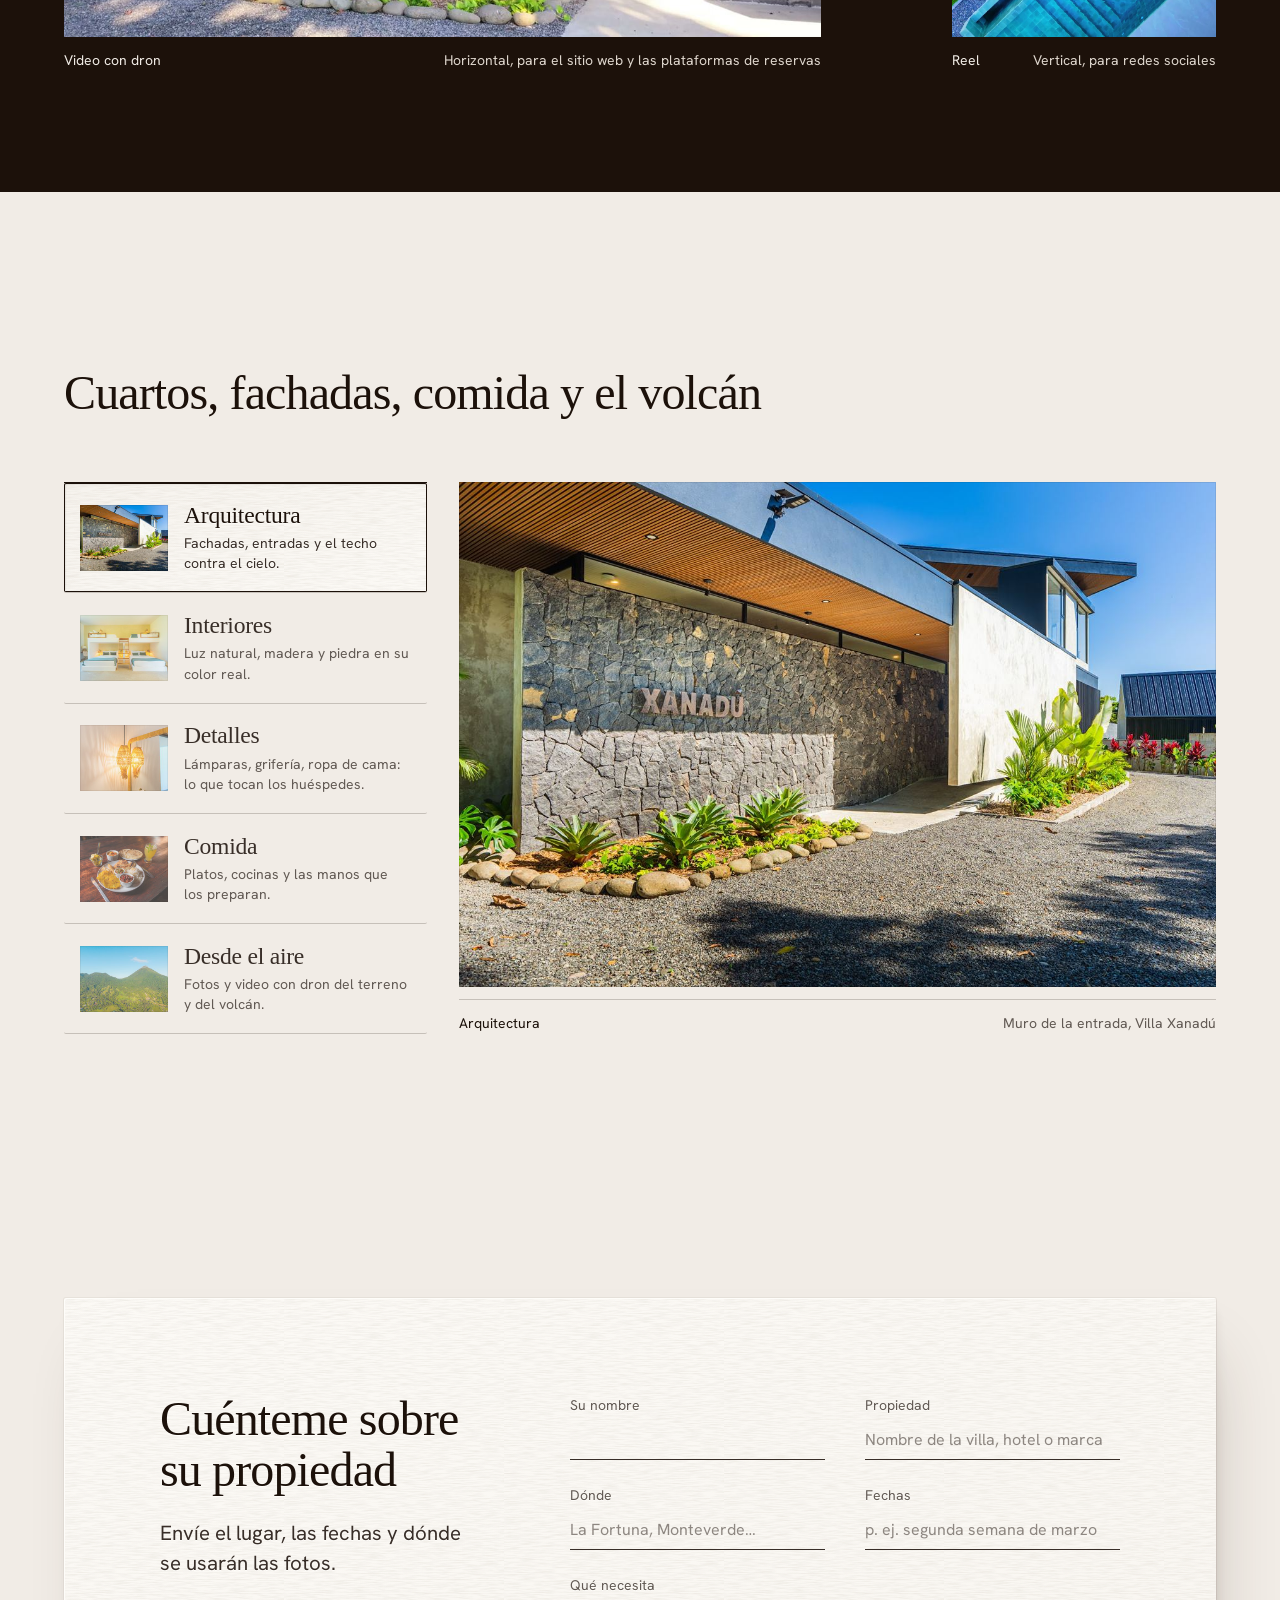
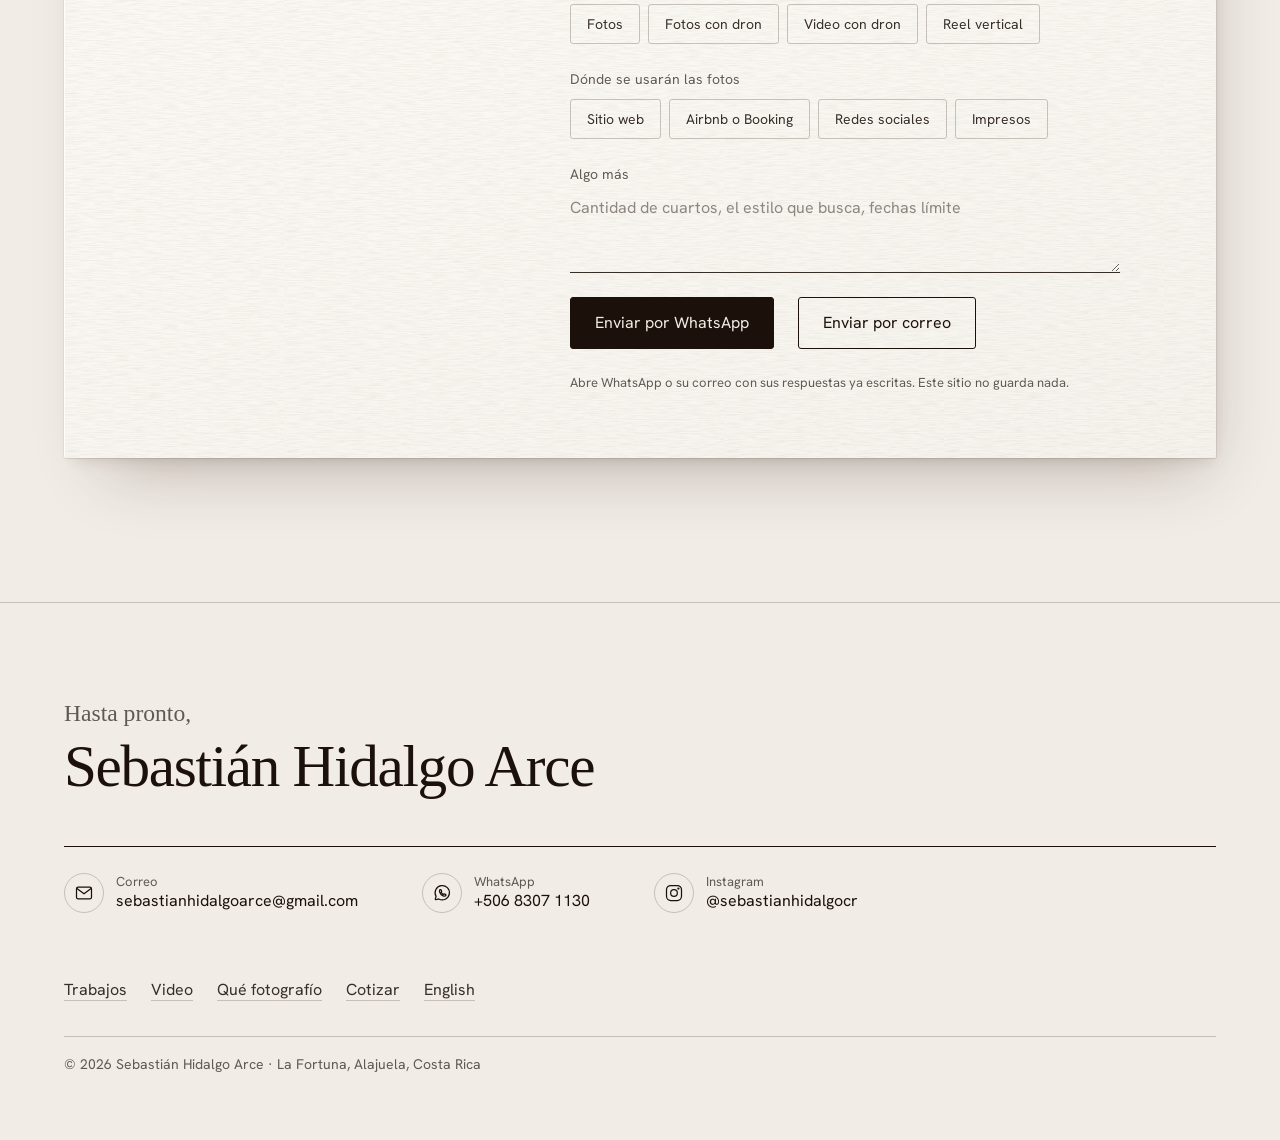
<file: site/es/index.html>
<!doctype html>
<html lang="es">
<head>
<meta charset="utf-8">
<meta name="viewport" content="width=device-width, initial-scale=1">
<title>Sebastián Hidalgo Arce, fotógrafo de hospitalidad en La Fortuna, Costa Rica</title>
<meta name="description" content="Fotografía de arquitectura, interiores, comida y dron para hoteles, villas y marcas alrededor del volcán Arenal, Costa Rica.">
<link rel="alternate" hreflang="en" href="../index.html">
<link rel="alternate" hreflang="es" href="../es/index.html">
<link rel="icon" href="../favicon.svg" type="image/svg+xml">
<link rel="apple-touch-icon" href="../img/apple-touch-icon.png">
<meta name="theme-color" content="#efe9e1">
<meta property="og:type" content="website">
<meta property="og:site_name" content="Sebastián Hidalgo Arce">
<meta property="og:title" content="Sebastián Hidalgo Arce, fotógrafo de hospitalidad en La Fortuna, Costa Rica">
<meta property="og:description" content="Fotografía de arquitectura, interiores, comida y dron para hoteles, villas y marcas alrededor del volcán Arenal, Costa Rica.">
<meta property="og:url" content="https://sebastian-hidalgo-photo.arenalweb.workers.dev/es/index.html">
<meta property="og:image" content="https://sebastian-hidalgo-photo.arenalweb.workers.dev/img/og.jpg">
<meta property="og:image:width" content="1200">
<meta property="og:image:height" content="630">
<meta property="og:image:alt" content="Una piscina infinita que corre hacia el jardín y el volcán Arenal bajo un cielo despejado">
<meta property="og:locale" content="es_CR">
<meta name="twitter:card" content="summary_large_image">
<link rel="preconnect" href="https://api.fontshare.com" crossorigin>
<link rel="preconnect" href="https://fonts.googleapis.com">
<link rel="preconnect" href="https://fonts.gstatic.com" crossorigin>
<link href="https://api.fontshare.com/v2/css?f[]=sentient@300,400&display=swap" rel="stylesheet">
<link href="https://fonts.googleapis.com/css2?family=Hanken+Grotesk:wght@400&display=swap" rel="stylesheet">
<script>document.documentElement.classList.add('js');</script>
<link rel="stylesheet" href="../style.css?v=0f44a938">
<script type="application/ld+json">
{
  "@context": "https://schema.org",
  "@type": "ProfessionalService",
  "@id": "https://sebastian-hidalgo-photo.arenalweb.workers.dev/#business",
  "name": "Sebastián Hidalgo Arce",
  "description": "Fotografía de arquitectura, interiores, comida y dron para hoteles, villas y marcas alrededor del volcán Arenal, Costa Rica.",
  "url": "https://sebastian-hidalgo-photo.arenalweb.workers.dev/es/",
  "image": "https://sebastian-hidalgo-photo.arenalweb.workers.dev/img/og.jpg",
  "logo": "https://sebastian-hidalgo-photo.arenalweb.workers.dev/img/apple-touch-icon.png",
  "email": "sebastianhidalgoarce@gmail.com",
  "telephone": "+506 8307 1130",
  "address": {
    "@type": "PostalAddress",
    "addressLocality": "La Fortuna",
    "addressRegion": "Alajuela",
    "addressCountry": "CR"
  },
  "geo": {
    "@type": "GeoCoordinates",
    "latitude": 10.4678,
    "longitude": -84.6427
  },
  "areaServed": [
    {
      "@type": "Place",
      "name": "Arenal Volcano, Costa Rica"
    },
    {
      "@type": "Country",
      "name": "Costa Rica"
    }
  ],
  "knowsLanguage": [
    "es",
    "en"
  ],
  "founder": {
    "@type": "Person",
    "name": "Sebastián Hidalgo Arce",
    "jobTitle": "Fotógrafo de hospitalidad"
  },
  "makesOffer": [
    {
      "@type": "Offer",
      "itemOffered": {
        "@type": "Service",
        "name": "Arquitectura",
        "description": "Fachadas, entradas y el techo contra el cielo."
      }
    },
    {
      "@type": "Offer",
      "itemOffered": {
        "@type": "Service",
        "name": "Interiores",
        "description": "Luz natural, madera y piedra en su color real."
      }
    },
    {
      "@type": "Offer",
      "itemOffered": {
        "@type": "Service",
        "name": "Detalles",
        "description": "Lámparas, grifería, ropa de cama: lo que tocan los huéspedes."
      }
    },
    {
      "@type": "Offer",
      "itemOffered": {
        "@type": "Service",
        "name": "Comida",
        "description": "Platos, cocinas y las manos que los preparan."
      }
    },
    {
      "@type": "Offer",
      "itemOffered": {
        "@type": "Service",
        "name": "Desde el aire",
        "description": "Fotos y video con dron del terreno y del volcán."
      }
    }
  ]
}
</script>
</head>
<body>
<a class="skip" href="#main">Saltar al contenido</a>

<div class="air" aria-hidden="true">
  <canvas class="air__field" data-air-canvas></canvas>
</div>
<header class="nav">
  <div class="container nav__bar">
    <a class="wordmark" href="#main" aria-label="Sebastián Hidalgo Arce, inicio">Sebastián Hidalgo Arce</a>
    <nav aria-label="Principal">
      <ul class="nav__links">
        <li><a href="#work">Trabajos</a></li>
        <li><a href="#film">Video</a></li>
        <li><a href="#services">Qué fotografío</a></li>
        <li class="nav__keep"><a class="nav__lang" href="../index.html" hreflang="en" lang="en">English</a></li>
        <li class="nav__keep"><a class="btn btn--small" href="#contact">Cotizar</a></li>
      </ul>
    </nav>
  </div>
</header>

<main id="main">

  <section class="hero" data-air-zone aria-labelledby="hero-title">
    <div class="container hero__inner">
      <figure class="print stock">
        <div class="print__window" data-slot="hero" data-hero data-alt="Sebastián's strongest wide frame: a pool, a room or a facade with the land behind it">
          <img class="hero__slide is-on" src="../img/g/pf-14-full.jpg" srcset="../img/g/pf-14-1200.jpg 1200w, ../img/g/pf-14-full.jpg 1600w" sizes="(max-width: 60rem) 100vw, 90vw" width="1600" height="900" alt="Una piscina y un deck escondidos en el bosque, desde arriba" data-cap="Una piscina en el bosque, desde arriba" style="object-position: 50% 50%" fetchpriority="high" decoding="async">
          <img class="hero__slide" src="../img/hero-pool-volcano.jpg" srcset="../img/hero-pool-volcano-1200.jpg 1200w, ../img/hero-pool-volcano.jpg 2400w" sizes="(max-width: 60rem) 100vw, 90vw" width="2400" height="1600" alt="Una piscina infinita que corre hacia el jardín y el volcán Arenal bajo un cielo despejado" data-cap="Piscina y volcán Arenal, Villa Xanadú, abril 2026" style="object-position: 50% 42%" fetchpriority="low" decoding="async">
          <img class="hero__slide" src="../img/g/ar-04848-2400.jpg" srcset="../img/g/ar-04848-1200.jpg 1200w, ../img/g/ar-04848-2400.jpg 2400w" sizes="(max-width: 60rem) 100vw, 90vw" width="2400" height="1600" alt="Un casado con patacones, arroz, frijoles, pollo y un fresco con carambola" data-cap="Casado de la clase de cocina, Arenal Ridge, febrero 2025" style="object-position: 50% 55%" fetchpriority="low" decoding="async">
          <img class="hero__slide" src="../img/g/dr-0029-2400.jpg" srcset="../img/g/dr-0029-1200.jpg 1200w, ../img/g/dr-0029-2400.jpg 2400w" sizes="(max-width: 60rem) 100vw, 90vw" width="2400" height="1350" alt="El volcán Arenal sobre el valle verde, desde un dron" data-cap="El volcán Arenal desde el dron, abril 2026" style="object-position: 50% 40%" fetchpriority="low" decoding="async">
          <img class="hero__slide" src="../img/g/pf-04-full.jpg" srcset="../img/g/pf-04-1200.jpg 1200w, ../img/g/pf-04-full.jpg 1600w" sizes="(max-width: 60rem) 100vw, 90vw" width="1600" height="900" alt="Una villa con una piscina larga y camastros, desde un dron" data-cap="Piscina de una villa, desde el dron" style="object-position: 50% 50%" fetchpriority="low" decoding="async">
        </div>
        <figcaption class="print__label">
          <span class="pencil" data-hero-count>1 / 5</span>
          <span data-hero-cap aria-live="off">Una piscina en el bosque, desde arriba</span>
        </figcaption>
      </figure>

      <div class="hero__text">
        <h1 id="hero-title">Fotografía de hospitalidad al pie del Arenal.</h1>
        <div class="hero__aside">
          <p class="lead">Arquitectura, interiores, comida y dron para hoteles, villas y experiencias.</p>
          <div class="actions">
            <a class="btn" href="#contact">Cotizar una sesión</a>
            <a class="link" href="#work">Ver los trabajos</a>
          </div>
        </div>
      </div>
    </div>
  </section>

  <section class="work" id="work" aria-labelledby="work-title">
    <div class="container">
      <div class="work__head">
        <h2 id="work-title">Trabajos</h2>
        <p class="lead">Villas, hoteles y las experiencias que reservan sus huéspedes.</p>
      </div>
      <ul class="work__grid">
        <li>
          <a class="work__card" href="../es/work/villa-xanadu.html">
            <span class="work__frame"><img src="../img/g/dr-0057-1200.jpg" srcset="../img/g/dr-0057-1200.jpg 1200w, ../img/g/dr-0057-2400.jpg 2400w" sizes="(max-width: 60rem) 100vw, 50vw" width="2400" height="1350" alt="Villa Xanadú desde un dron: dos pisos, una piscina en L y un jardín bordeado de heliconias" loading="lazy" decoding="async"></span>
            <span class="work__name">Villa Xanadú</span>
            <span class="work__meta">Villa privada · La Fortuna · <span class="num">abril 2026</span></span>
            <span class="work__line">Villa nueva frente al Arenal, desde el piso y el aire.</span>
          </a>
        </li>
        <li>
          <a class="work__card" href="../es/work/arenal-ridge.html">
            <span class="work__frame"><img src="../img/g/ar-04848-1200.jpg" srcset="../img/g/ar-04848-1200.jpg 1200w, ../img/g/ar-04848-2400.jpg 2400w" sizes="(max-width: 60rem) 100vw, 50vw" width="2400" height="1600" alt="Un casado sobre una mesa de madera: patacones, arroz, frijoles, pollo empanizado, tortillas y un fresco con carambola" loading="lazy" decoding="async"></span>
            <span class="work__name">Arenal Ridge</span>
            <span class="work__meta">Clase de cocina · La Fortuna · <span class="num">febrero 2025</span></span>
            <span class="work__line">Una clase de cocina costarricense en una cocina al aire libre, del trapiche al plato.</span>
          </a>
        </li>
      </ul>
    </div>
  </section>
  <section class="shoot" id="portfolio" aria-labelledby="portfolio-title">
    <div class="container">
      <div class="shoot__head">
        <h2 id="portfolio-title">Más del portafolio</h2>
        <p class="lead">Villas, restaurantes y el Arenal, de otros trabajos.</p>
      </div>
      <ul class="gallery">
        <li class="gallery__item" style="--span: 7">
          <a class="gallery__link" href="../img/g/pf-04-full.jpg" data-viewer="portfolio" data-caption="Una villa con una piscina larga y camastros, desde un dron">
            <img src="../img/g/pf-04-1200.jpg" width="1600" height="900" alt="Una villa con una piscina larga y camastros, desde un dron" loading="lazy" decoding="async">
          </a>
        </li>
        <li class="gallery__item" style="--span: 5">
          <a class="gallery__link" href="../img/g/pf-01-full.jpg" data-viewer="portfolio" data-caption="Una terraza techada con una piscina de piedra frente al jardín">
            <img src="../img/g/pf-01-1200.jpg" width="1600" height="900" alt="Una terraza techada con una piscina de piedra frente al jardín" loading="lazy" decoding="async">
          </a>
        </li>
        <li class="gallery__item" style="--span: 4">
          <a class="gallery__link" href="../img/g/pf-06-full.jpg" data-viewer="portfolio" data-caption="Pulpo a la parrilla emplatado para el menú de un restaurante">
            <img src="../img/g/pf-06-1200.jpg" width="1600" height="900" alt="Pulpo a la parrilla emplatado para el menú de un restaurante" loading="lazy" decoding="async">
          </a>
        </li>
        <li class="gallery__item" style="--span: 4">
          <a class="gallery__link" href="../img/g/pf-12-full.jpg" data-viewer="portfolio" data-caption="La Fortuna de noche con el volcán Arenal detrás">
            <img src="../img/g/pf-12-1200.jpg" width="1280" height="720" alt="La Fortuna de noche con el volcán Arenal detrás" loading="lazy" decoding="async">
          </a>
        </li>
        <li class="gallery__item" style="--span: 4">
          <a class="gallery__link" href="../img/g/pf-07-full.jpg" data-viewer="portfolio" data-caption="Salmón y espárragos sobre un puré dorado, desde arriba">
            <img src="../img/g/pf-07-1200.jpg" width="1600" height="900" alt="Salmón y espárragos sobre un puré dorado, desde arriba" loading="lazy" decoding="async">
          </a>
        </li>
        <li class="gallery__item" style="--span: 6">
          <a class="gallery__link" href="../img/g/pf-14-full.jpg" data-viewer="portfolio" data-caption="Una piscina y un deck escondidos en el bosque, desde arriba">
            <img src="../img/g/pf-14-1200.jpg" width="1600" height="900" alt="Una piscina y un deck escondidos en el bosque, desde arriba" loading="lazy" decoding="async">
          </a>
        </li>
        <li class="gallery__item" style="--span: 6">
          <a class="gallery__link" href="../img/g/pf-11-full.jpg" data-viewer="portfolio" data-caption="El volcán Arenal y el valle verde de día, desde un dron">
            <img src="../img/g/pf-11-1200.jpg" width="1600" height="900" alt="El volcán Arenal y el valle verde de día, desde un dron" loading="lazy" decoding="async">
          </a>
        </li>
        <li class="gallery__item" style="--span: 4">
          <a class="gallery__link" href="../img/g/pf-02-full.jpg" data-viewer="portfolio" data-caption="Cocina abierta y comedor bajo un techo de madera">
            <img src="../img/g/pf-02-1200.jpg" width="1600" height="900" alt="Cocina abierta y comedor bajo un techo de madera" loading="lazy" decoding="async">
          </a>
        </li>
        <li class="gallery__item" style="--span: 4">
          <a class="gallery__link" href="../img/g/pf-05-full.jpg" data-viewer="portfolio" data-caption="Una mesa para cuatro con platos servidos y vino">
            <img src="../img/g/pf-05-1200.jpg" width="1600" height="900" alt="Una mesa para cuatro con platos servidos y vino" loading="lazy" decoding="async">
          </a>
        </li>
        <li class="gallery__item" style="--span: 4">
          <a class="gallery__link" href="../img/g/pf-16-full.jpg" data-viewer="portfolio" data-caption="Un deck con camastros y piscina entre los árboles">
            <img src="../img/g/pf-16-1200.jpg" width="1600" height="900" alt="Un deck con camastros y piscina entre los árboles" loading="lazy" decoding="async">
          </a>
        </li>
      </ul>
    </div>
  </section>

  <section class="case" id="xanadu" aria-labelledby="case-title">
    <div class="container sticky-stack">
      <div class="pane-sticky">
        <h2 id="case-title">Villa Xanadú, La Fortuna</h2>
        <p class="lead">Villa nueva frente al Arenal, desde el piso y el aire.</p>
        <dl class="facts">
          <div><dt>Cliente</dt><dd>Villa Xanadú, Karabi Villas</dd></div>
          <div><dt>Lugar</dt><dd>La Fortuna, Alajuela</dd></div>
          <div><dt>Fecha</dt><dd>abril 2026</dd></div>
          <div><dt>Entrega</dt><dd>Fotos, tomas aéreas, video con dron y un reel vertical</dd></div>
        </dl>
        <a class="btn case__all" href="../es/work/villa-xanadu.html">Ver las 32 fotos</a>
        <ol class="plates" aria-label="Tomas de esta sesión">
          <li data-plate="1"><a href="#plate-1">La villa desde el aire</a></li>
          <li data-plate="2"><a href="#plate-2">Sala hundida</a></li>
          <li data-plate="3"><a href="#plate-3">Cocina y comedor</a></li>
          <li data-plate="4"><a href="#plate-4">Cuarto de camarotes</a></li>
          <li data-plate="5"><a href="#plate-5">Ducha de travertino</a></li>
          <li data-plate="6"><a href="#plate-6">Escalones de la piscina</a></li>
        </ol>
      </div>

      <div class="pane-scroll">
        <figure class="plate" id="plate-1" data-plate-figure="1">
          <a class="plate__frame" href="../img/g/dr-0057-2400.jpg" data-viewer="plates" data-caption="La villa desde el aire" data-slot="xanadu-1" data-alt="Villa Xanadú from a drone: two storeys, an L-shaped pool and a lawn edged with red ginger">
            <img src="../img/x-aerial.jpg" srcset="../img/g/dr-0057-1200.jpg 1200w, ../img/x-aerial.jpg 1800w" sizes="(max-width: 60rem) 100vw, 56vw" width="1800" height="1012" alt="Villa Xanadú desde un dron: dos pisos, una piscina en L y un jardín bordeado de heliconias" loading="lazy" decoding="async">
          </a>
          <figcaption class="wall"><span class="wall__name">La villa desde el aire</span> <span class="wall__note">Dron, 6:57 de la mañana</span></figcaption>
        </figure>
        <figure class="plate" id="plate-2" data-plate-figure="2">
          <a class="plate__frame" href="../img/g/cam-03264-2400.jpg" data-viewer="plates" data-caption="Sala hundida" data-slot="xanadu-2" data-alt="A sunken lounge with teal cushions under rattan pendant lamps, open to the garden">
            <img src="../img/x-lounge.jpg" srcset="../img/g/cam-03264-1200.jpg 1200w, ../img/x-lounge.jpg 1800w" sizes="(max-width: 60rem) 100vw, 56vw" width="1800" height="1200" alt="Una sala hundida con cojines turquesa bajo lámparas de ratán, abierta al jardín" loading="lazy" decoding="async">
          </a>
          <figcaption class="wall"><span class="wall__name">Sala hundida</span> <span class="wall__note">Cámara, bajo el techo de la terraza</span></figcaption>
        </figure>
        <figure class="plate" id="plate-3" data-plate-figure="3">
          <a class="plate__frame" href="../img/g/cam-03296-2400.jpg" data-viewer="plates" data-caption="Cocina y comedor" data-slot="xanadu-3" data-alt="A walnut kitchen with a white marble island, amber glass pendants and a dining table">
            <img src="../img/x-kitchen.jpg" srcset="../img/g/cam-03296-1200.jpg 1200w, ../img/x-kitchen.jpg 1800w" sizes="(max-width: 60rem) 100vw, 56vw" width="1800" height="1200" alt="Una cocina de nogal con isla de mármol blanco, lámparas de vidrio ámbar y comedor" loading="lazy" decoding="async">
          </a>
          <figcaption class="wall"><span class="wall__name">Cocina y comedor</span> <span class="wall__note">Cámara, exposiciones combinadas por la luz de las ventanas</span></figcaption>
        </figure>
        <figure class="plate" id="plate-4" data-plate-figure="4">
          <a class="plate__frame" href="../img/g/cam-03590-2400.jpg" data-viewer="plates" data-caption="Cuarto de camarotes" data-slot="xanadu-4" data-alt="A bunk room with a ladder, made beds and a window onto green hills">
            <img src="../img/x-bunks.jpg" srcset="../img/g/cam-03590-1200.jpg 1200w, ../img/x-bunks.jpg 1800w" sizes="(max-width: 60rem) 100vw, 56vw" width="1800" height="1200" alt="Un cuarto de camarotes con escalera, camas tendidas y una ventana a las colinas" loading="lazy" decoding="async">
          </a>
          <figcaption class="wall"><span class="wall__name">Cuarto de camarotes</span> <span class="wall__note">Cámara, con la vista en la ventana</span></figcaption>
        </figure>
        <figure class="plate" id="plate-5" data-plate-figure="5">
          <a class="plate__frame" href="../img/g/cam-03569-2400.jpg" data-viewer="plates" data-caption="Ducha de travertino" data-slot="xanadu-5" data-alt="A brushed brass shower valve and hand shower on a travertine wall">
            <img src="../img/x-shower.jpg" srcset="../img/g/cam-03569-1200.jpg 1200w, ../img/x-shower.jpg 1800w" sizes="(max-width: 60rem) 100vw, 56vw" width="1800" height="1200" alt="Grifería de bronce cepillado y ducha de mano sobre una pared de travertino" loading="lazy" decoding="async">
          </a>
          <figcaption class="wall"><span class="wall__name">Ducha de travertino</span> <span class="wall__note">Cámara, la grifería de cerca</span></figcaption>
        </figure>
        <figure class="plate" id="plate-6" data-plate-figure="6">
          <a class="plate__frame" href="../img/g/cam-03831-2400.jpg" data-viewer="plates" data-caption="Escalones de la piscina" data-slot="xanadu-6" data-alt="Turquoise pool steps seen from the floor above, a lawn and a stone path beside them">
            <img src="../img/x-pool-above.jpg" srcset="../img/g/cam-03831-1200.jpg 1200w, ../img/x-pool-above.jpg 1800w" sizes="(max-width: 60rem) 100vw, 56vw" width="1800" height="1200" alt="Escalones turquesa de la piscina vistos desde el piso superior, con jardín y sendero" loading="lazy" decoding="async">
          </a>
          <figcaption class="wall"><span class="wall__name">Escalones de la piscina</span> <span class="wall__note">Cámara, desde el piso superior</span></figcaption>
        </figure>
      </div>
    </div>
  </section>

  <section class="delivery" aria-labelledby="delivery-title">
    <div class="container delivery__inner">
      <div class="delivery__head">
        <h2 id="delivery-title">Lo que usted recibe</h2>
        <p class="lead">De la sesión en Villa Xanadú: una carpeta compartida, lista para su web, las plataformas de reserva y redes sociales.</p>
      </div>
      <table class="ledger">
        <thead>
          <tr><th scope="col">Entrega</th><th scope="col">Qué incluye</th><th scope="col" class="num">Cantidad</th></tr>
        </thead>
        <tbody>
          <tr><th scope="row">Fotos con cámara</th><td>Cuartos, piscina, cocina, baños y detalles</td><td class="num">23 fotos</td></tr>
          <tr><th scope="row">Fotos con dron</th><td>La villa, el terreno y el Arenal desde arriba</td><td class="num">9 fotos</td></tr>
          <tr><th scope="row">Video con dron</th><td>Video horizontal para la web y las plataformas de reserva</td><td class="num">1 video</td></tr>
          <tr><th scope="row">Reel vertical</th><td>Reel con dron en vertical para Instagram y TikTok</td><td class="num">1 reel</td></tr>
        </tbody>
      </table>
    </div>
  </section>

  <section class="film-band" id="film" aria-labelledby="film-title">
    <div class="container film-band__inner">
      <div class="film-band__head">
        <h2 id="film-title">La villa en movimiento</h2>
        <p class="lead">Video con dron y un reel vertical de la sesión en Villa Xanadú.</p>
      </div>
      <figure class="film film--wide">
        <div class="film__frame">
          <video class="film__loop" src="../film/drone-loop.mp4" poster="../img/film-poster-1200.jpg" width="1800" height="1012" muted loop playsinline preload="none" aria-hidden="true" data-loop></video>
        </div>
        <figcaption class="wall wall--dark"><span class="wall__name">Video con dron</span> <span class="wall__note">Horizontal, para el sitio web y las plataformas de reservas</span></figcaption>
      </figure>
      <figure class="film film--tall">
        <div class="film__frame">
          <video class="film__loop" src="../film/reel-loop.mp4" poster="../img/reel-poster.jpg" width="900" height="1600" muted loop playsinline preload="none" aria-hidden="true" data-loop></video>
        </div>
        <figcaption class="wall wall--dark"><span class="wall__name">Reel</span> <span class="wall__note">Vertical, para redes sociales</span></figcaption>
      </figure>
    </div>
  </section>

  <section class="services" id="services" data-air-zone aria-labelledby="services-title">
    <div class="container">
      <h2 id="services-title">Cuartos, fachadas, comida y el volcán</h2>
      <div class="sampler" data-sampler>
        <div class="choices" role="tablist" aria-label="Qué fotografío" aria-orientation="vertical">
          <button class="choice" role="tab" id="tab-arch" aria-controls="panel-arch" aria-selected="true" data-tint="--stain-3" type="button">
            <img class="choice__thumb" src="../img/s-architecture-320.jpg" width="320" height="240" alt="" loading="lazy" decoding="async">
            <span class="choice__text"><span class="choice__title">Arquitectura</span><span class="choice__line">Fachadas, entradas y el techo contra el cielo.</span></span>
          </button>
          <button class="choice" role="tab" id="tab-int" aria-controls="panel-int" aria-selected="false" tabindex="-1" data-tint="--stain-2" type="button">
            <img class="choice__thumb" src="../img/s-interiors-320.jpg" width="320" height="240" alt="" loading="lazy" decoding="async">
            <span class="choice__text"><span class="choice__title">Interiores</span><span class="choice__line">Luz natural, madera y piedra en su color real.</span></span>
          </button>
          <button class="choice" role="tab" id="tab-det" aria-controls="panel-det" aria-selected="false" tabindex="-1" data-tint="--stain-1" type="button">
            <img class="choice__thumb" src="../img/s-details-320.jpg" width="320" height="240" alt="" loading="lazy" decoding="async">
            <span class="choice__text"><span class="choice__title">Detalles</span><span class="choice__line">Lámparas, grifería, ropa de cama: lo que tocan los huéspedes.</span></span>
          </button>
          <button class="choice" role="tab" id="tab-food" aria-controls="panel-food" aria-selected="false" tabindex="-1" data-tint="--stain-1" type="button">
            <img class="choice__thumb" src="../img/s-food-320.jpg" width="320" height="240" alt="" loading="lazy" decoding="async">
            <span class="choice__text"><span class="choice__title">Comida</span><span class="choice__line">Platos, cocinas y las manos que los preparan.</span></span>
          </button>
          <button class="choice" role="tab" id="tab-air" aria-controls="panel-air" aria-selected="false" tabindex="-1" data-tint="--stain-4" type="button">
            <img class="choice__thumb" src="../img/s-air-320.jpg" width="320" height="240" alt="" loading="lazy" decoding="async">
            <span class="choice__text"><span class="choice__title">Desde el aire</span><span class="choice__line">Fotos y video con dron del terreno y del volcán.</span></span>
          </button>
        </div>

        <div class="panels">
          <section class="panel" role="tabpanel" id="panel-arch" aria-labelledby="tab-arch">
            <div class="panel__frame" data-slot="service-arch" data-alt="El muro de piedra de la entrada de Villa Xanadú bajo un alero de madera y cielo azul">
              <img src="../img/s-architecture-1200.jpg" srcset="../img/s-architecture-1200.jpg 1200w, ../img/s-architecture.jpg 1800w" sizes="(max-width: 60rem) 100vw, 60vw" width="1800" height="1200" alt="El muro de piedra de la entrada de Villa Xanadú bajo un alero de madera y cielo azul" loading="lazy" decoding="async">
            </div>
            <p class="wall"><span class="wall__name">Arquitectura</span> <span class="wall__note">Muro de la entrada, Villa Xanadú</span></p>
          </section>
          <section class="panel" role="tabpanel" id="panel-int" aria-labelledby="tab-int">
            <div class="panel__frame" data-slot="service-int" data-alt="Un cuarto con dos camas bajo dos camarotes elevados y una escalera de madera entre ellos">
              <img src="../img/s-interiors-1200.jpg" srcset="../img/s-interiors-1200.jpg 1200w, ../img/s-interiors.jpg 1800w" sizes="(max-width: 60rem) 100vw, 60vw" width="1800" height="1200" alt="Un cuarto con dos camas bajo dos camarotes elevados y una escalera de madera entre ellos" loading="lazy" decoding="async">
            </div>
            <p class="wall"><span class="wall__name">Interiores</span> <span class="wall__note">Cuarto de camarotes, Villa Xanadú</span></p>
          </section>
          <section class="panel" role="tabpanel" id="panel-det" aria-labelledby="tab-det">
            <div class="panel__frame" data-slot="service-det" data-alt="Dos lámparas tejidas de ratán encendidas junto a un espejo de bejuco">
              <img src="../img/s-details-1200.jpg" srcset="../img/s-details-1200.jpg 1200w, ../img/s-details.jpg 1800w" sizes="(max-width: 60rem) 100vw, 60vw" width="1800" height="1200" alt="Dos lámparas tejidas de ratán encendidas junto a un espejo de bejuco" loading="lazy" decoding="async">
            </div>
            <p class="wall"><span class="wall__name">Detalles</span> <span class="wall__note">Lámparas de ratán en un baño, Villa Xanadú</span></p>
          </section>
          <section class="panel" role="tabpanel" id="panel-food" aria-labelledby="tab-food">
            <div class="panel__frame" data-slot="service-food" data-alt="Un casado con patacones, arroz, frijoles, pollo y un fresco con carambola">
              <img src="../img/s-food-1200.jpg" srcset="../img/s-food-1200.jpg 1200w, ../img/s-food.jpg 1800w" sizes="(max-width: 60rem) 100vw, 60vw" width="1800" height="1200" alt="Un casado con patacones, arroz, frijoles, pollo y un fresco con carambola" loading="lazy" decoding="async">
            </div>
            <p class="wall"><span class="wall__name">Comida</span> <span class="wall__note">Casado de la clase de cocina, Arenal Ridge</span></p>
          </section>
          <section class="panel" role="tabpanel" id="panel-air" aria-labelledby="tab-air">
            <div class="panel__frame" data-slot="service-air" data-alt="El volcán Arenal y el valle verde a sus pies, desde un dron al amanecer">
              <img src="../img/s-air-1200.jpg" srcset="../img/s-air-1200.jpg 1200w, ../img/s-air.jpg 1800w" sizes="(max-width: 60rem) 100vw, 60vw" width="1800" height="1012" alt="El volcán Arenal y el valle verde a sus pies, desde un dron al amanecer" loading="lazy" decoding="async">
            </div>
            <p class="wall"><span class="wall__name">Desde el aire</span> <span class="wall__note">El volcán Arenal desde el dron, abril 2026</span></p>
          </section>
        </div>
      </div>
    </div>
  </section>

  <section class="contact" id="contact" data-air-zone aria-labelledby="contact-title">
    <div class="container contact__inner">
      <div class="card stock">
        <div class="card__head">
          <h2 id="contact-title">Cuénteme sobre su propiedad</h2>
          <p class="card__line">Envíe el lugar, las fechas y dónde se usarán las fotos.</p>
        </div>
        <form class="enquiry" data-enquiry data-wa="https://wa.me/50683071130" data-mail="sebastianhidalgoarce@gmail.com" data-subject="Consulta de sesión de fotos" data-hello="Hola Sebastián, quisiera cotizar una sesión." hidden>
          <div class="enquiry__grid">
            <label class="field"><span>Su nombre</span><input name="name" autocomplete="name" data-line="Nombre" required></label>
            <label class="field"><span>Propiedad</span><input name="property" placeholder="Nombre de la villa, hotel o marca" required></label>
            <label class="field"><span>Dónde</span><input name="place" placeholder="La Fortuna, Monteverde…"></label>
            <label class="field"><span>Fechas</span><input name="dates" placeholder="p. ej. segunda semana de marzo"></label>
          </div>
          <fieldset class="enquiry__group" data-line="Necesito"><legend>Qué necesita</legend>
            <div class="ticks">
              <label class="tick"><input type="checkbox" name="need" value="Fotos"> <span>Fotos</span></label>
              <label class="tick"><input type="checkbox" name="need" value="Fotos con dron"> <span>Fotos con dron</span></label>
              <label class="tick"><input type="checkbox" name="need" value="Video con dron"> <span>Video con dron</span></label>
              <label class="tick"><input type="checkbox" name="need" value="Reel vertical"> <span>Reel vertical</span></label>
            </div>
          </fieldset>
          <fieldset class="enquiry__group" data-line="Para"><legend>Dónde se usarán las fotos</legend>
            <div class="ticks">
              <label class="tick"><input type="checkbox" name="use" value="Sitio web"> <span>Sitio web</span></label>
              <label class="tick"><input type="checkbox" name="use" value="Airbnb o Booking"> <span>Airbnb o Booking</span></label>
              <label class="tick"><input type="checkbox" name="use" value="Redes sociales"> <span>Redes sociales</span></label>
              <label class="tick"><input type="checkbox" name="use" value="Impresos"> <span>Impresos</span></label>
            </div>
          </fieldset>
          <label class="field"><span>Algo más</span><textarea name="message" rows="3" placeholder="Cantidad de cuartos, el estilo que busca, fechas límite"></textarea></label>
          <div class="actions">
            <button class="btn btn--solid" type="submit" value="wa">Enviar por WhatsApp</button>
            <button class="btn" type="submit" value="mail">Enviar por correo</button>
          </div>
          <p class="enquiry__note">Abre WhatsApp o su correo con sus respuestas ya escritas. Este sitio no guarda nada.</p>
        </form>
      </div>
    </div>
  </section>

</main>

<footer class="footer">
  <div class="container footer__inner">
    <p class="footer__signoff">Hasta pronto,</p>
    <p class="footer__name">Sebastián Hidalgo Arce</p>
    <ul class="footer__contact">
      <li><a class="reach" href="mailto:sebastianhidalgoarce@gmail.com?subject=Consulta%20de%20sesi%C3%B3n%20de%20fotos"><svg class="reach__icon" width="22" height="22" viewBox="0 0 24 24" fill="none" stroke="currentColor" stroke-width="1.5" stroke-linecap="round" stroke-linejoin="round" aria-hidden="true"><rect x="3" y="5" width="18" height="14" rx="2"/><path d="m3.5 6.5 8.5 6.5 8.5-6.5"/></svg><span class="reach__text"><span class="reach__kind">Correo</span>sebastianhidalgoarce@gmail.com</span></a></li>
      <li><a class="reach" href="https://wa.me/50683071130?text=Hola%20Sebasti%C3%A1n%2C%20quisiera%20consultar%20por%20una%20sesi%C3%B3n%20de%20fotos%20para%20mi%20propiedad."><svg class="reach__icon" width="22" height="22" viewBox="0 0 24 24" fill="none" stroke="currentColor" stroke-width="1.5" stroke-linecap="round" stroke-linejoin="round" aria-hidden="true"><path d="M3.6 20.4 4.9 16A8.6 8.6 0 1 1 8 19.1z"/><path d="M9.2 8.4c.2-.4.5-.5.8-.5h.5c.2 0 .4.1.5.4l.6 1.5c.1.2 0 .5-.1.7l-.5.6c.6 1.1 1.4 1.9 2.5 2.5l.6-.5c.2-.2.5-.2.7-.1l1.5.6c.3.1.4.3.4.5v.5c0 .3-.1.6-.5.8-.6.4-1.4.5-2.1.3-2.4-.7-4.3-2.6-5-5-.2-.7-.1-1.5.1-2.3z"/></svg><span class="reach__text"><span class="reach__kind">WhatsApp</span>+506&nbsp;8307&nbsp;1130</span></a></li>
      <li><a class="reach" href="https://www.instagram.com/sebastianhidalgocr/" rel="me"><svg class="reach__icon" width="22" height="22" viewBox="0 0 24 24" fill="none" stroke="currentColor" stroke-width="1.5" stroke-linecap="round" stroke-linejoin="round" aria-hidden="true"><rect x="3" y="3" width="18" height="18" rx="5"/><circle cx="12" cy="12" r="4"/><circle cx="17.3" cy="6.7" r="0.6" fill="currentColor"/></svg><span class="reach__text"><span class="reach__kind">Instagram</span>@sebastianhidalgocr</span></a></li>
    </ul>
    <nav class="footer__nav" aria-label="Pie de página">
      <ul class="footer__links">
        <li><a href="#work">Trabajos</a></li>
        <li><a href="#film">Video</a></li>
        <li><a href="#services">Qué fotografío</a></li>
        <li><a href="#contact">Cotizar</a></li>
        <li><a href="../index.html" hreflang="en" lang="en">English</a></li>
      </ul>
    </nav>
    <div class="footer__base">
      <p>© 2026 Sebastián Hidalgo Arce · La Fortuna, Alajuela, Costa Rica</p>
    </div>
  </div>
</footer>

<dialog class="viewer" aria-label="Visor de fotos" data-of="de">
  <figure class="viewer__fig">
    <figcaption class="viewer__cap"><span class="viewer__text"></span><span class="viewer__count num"></span></figcaption>
  </figure>
  <button class="viewer__btn viewer__btn--prev" type="button" data-viewer-prev aria-label="Foto anterior"><svg width="24" height="24" viewBox="0 0 24 24" fill="none" stroke="currentColor" stroke-width="1.5" stroke-linecap="round" stroke-linejoin="round" aria-hidden="true"><path d="m15 18-6-6 6-6"/></svg></button>
  <button class="viewer__btn viewer__btn--next" type="button" data-viewer-next aria-label="Foto siguiente"><svg width="24" height="24" viewBox="0 0 24 24" fill="none" stroke="currentColor" stroke-width="1.5" stroke-linecap="round" stroke-linejoin="round" aria-hidden="true"><path d="m9 18 6-6-6-6"/></svg></button>
  <button class="viewer__btn viewer__btn--close" type="button" data-viewer-close aria-label="Cerrar"><svg width="24" height="24" viewBox="0 0 24 24" fill="none" stroke="currentColor" stroke-width="1.5" stroke-linecap="round" stroke-linejoin="round" aria-hidden="true"><path d="M18 6 6 18"/><path d="m6 6 12 12"/></svg></button>
</dialog>

<script src="../site.js?v=0f44a938" defer></script>
<script>window.hallmarkSlots = (m) => { for (const [k, v] of Object.entries(m)) { const s = document.querySelector(`[data-slot="${k}"]`); if (!s) continue; const im = new Image(); im.src = typeof v === 'string' ? v : v.src; im.alt = (typeof v === 'object' && v.alt) || s.dataset.alt || ''; s.querySelectorAll(':scope > img').forEach((o) => o.remove()); s.prepend(im); } };
document.querySelectorAll('[data-slot] img').forEach((i) => { if (i.complete && !i.naturalWidth) i.remove(); else i.addEventListener('error', () => i.remove(), { once: true }); });</script>
</body>
</html>
</file>
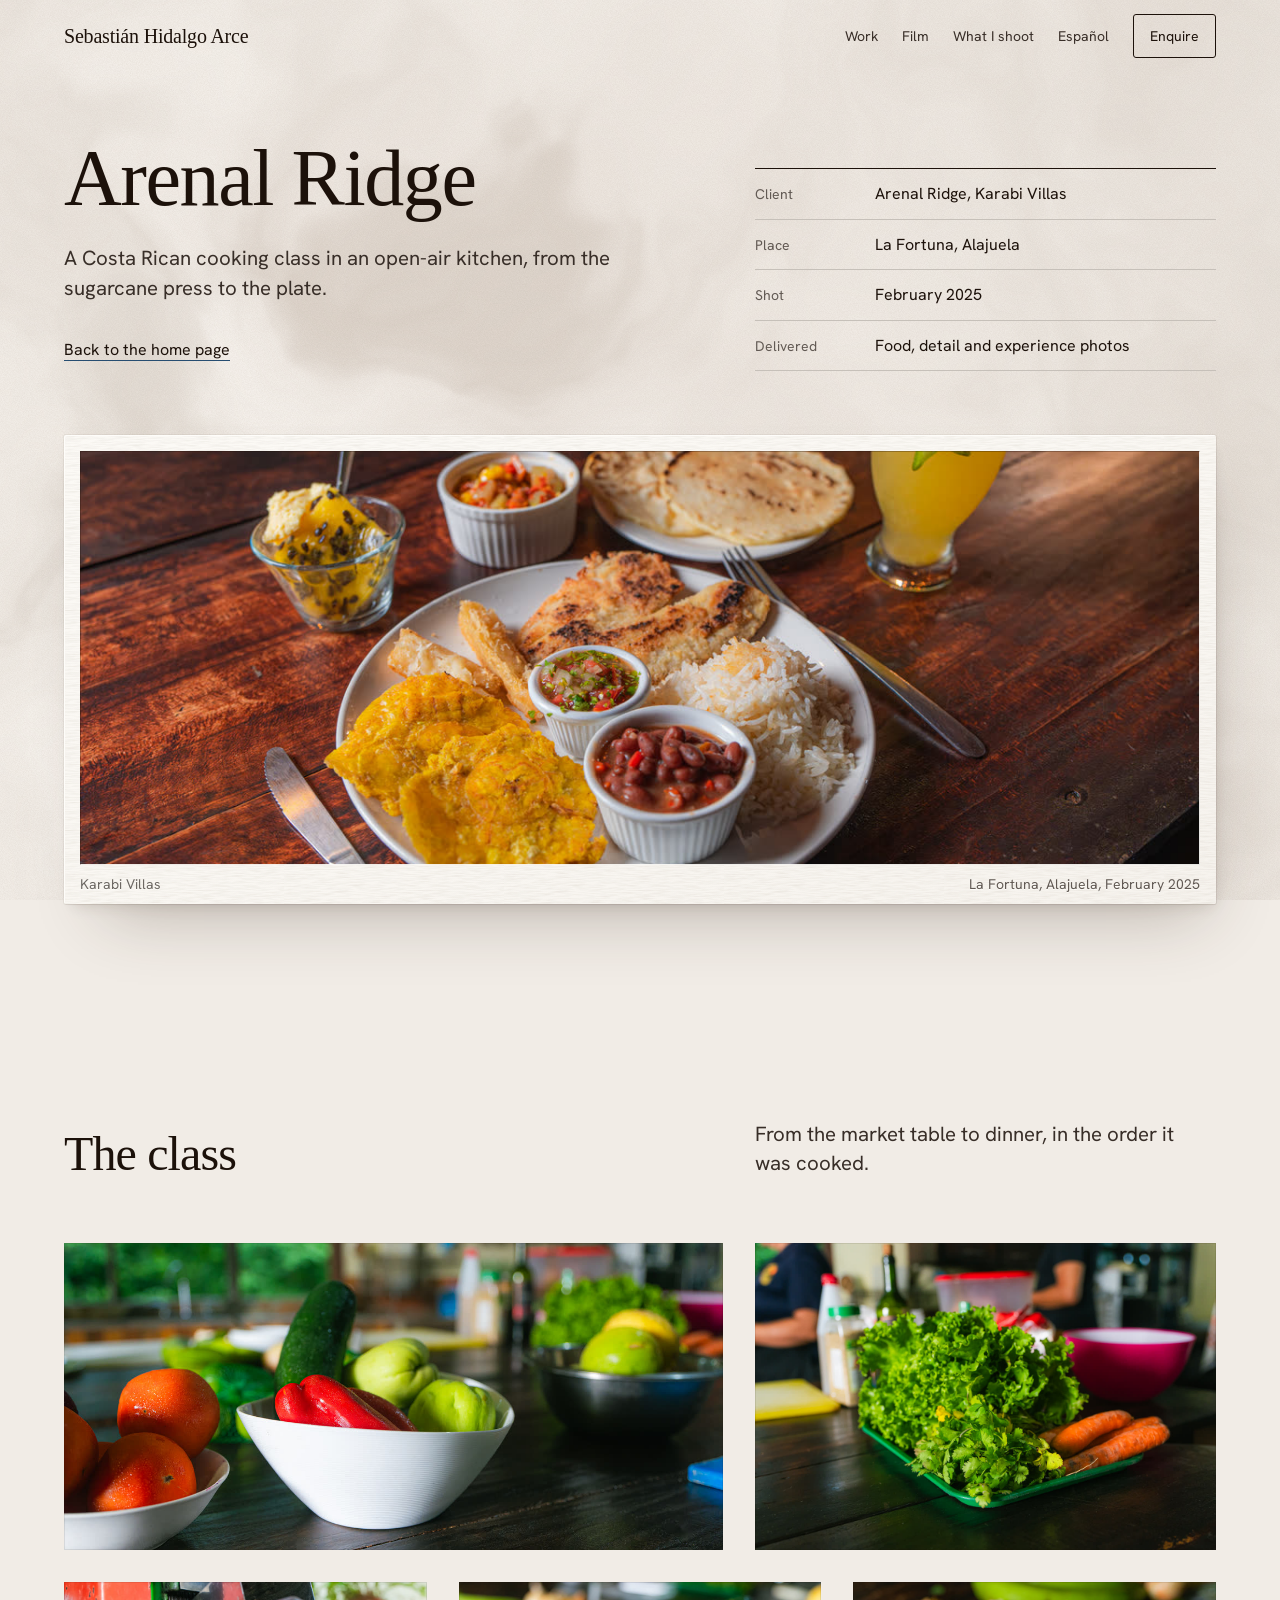
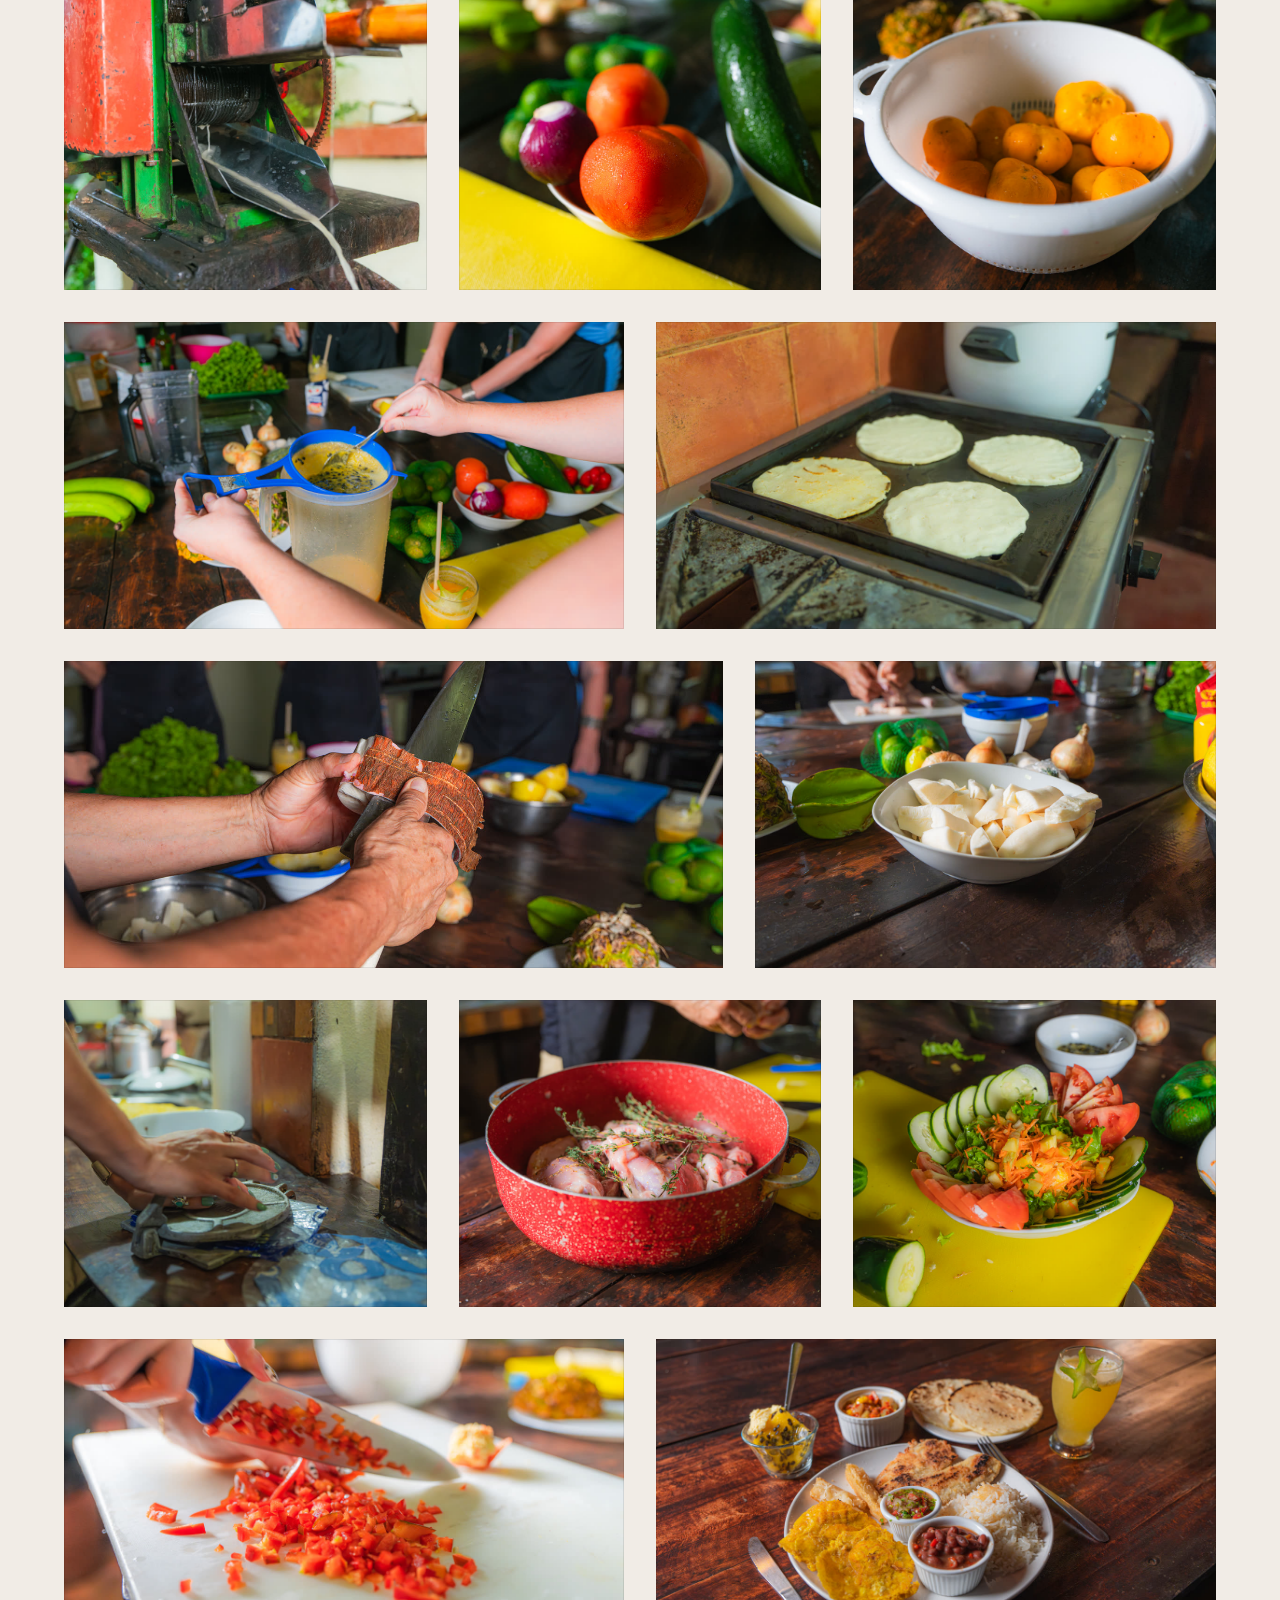
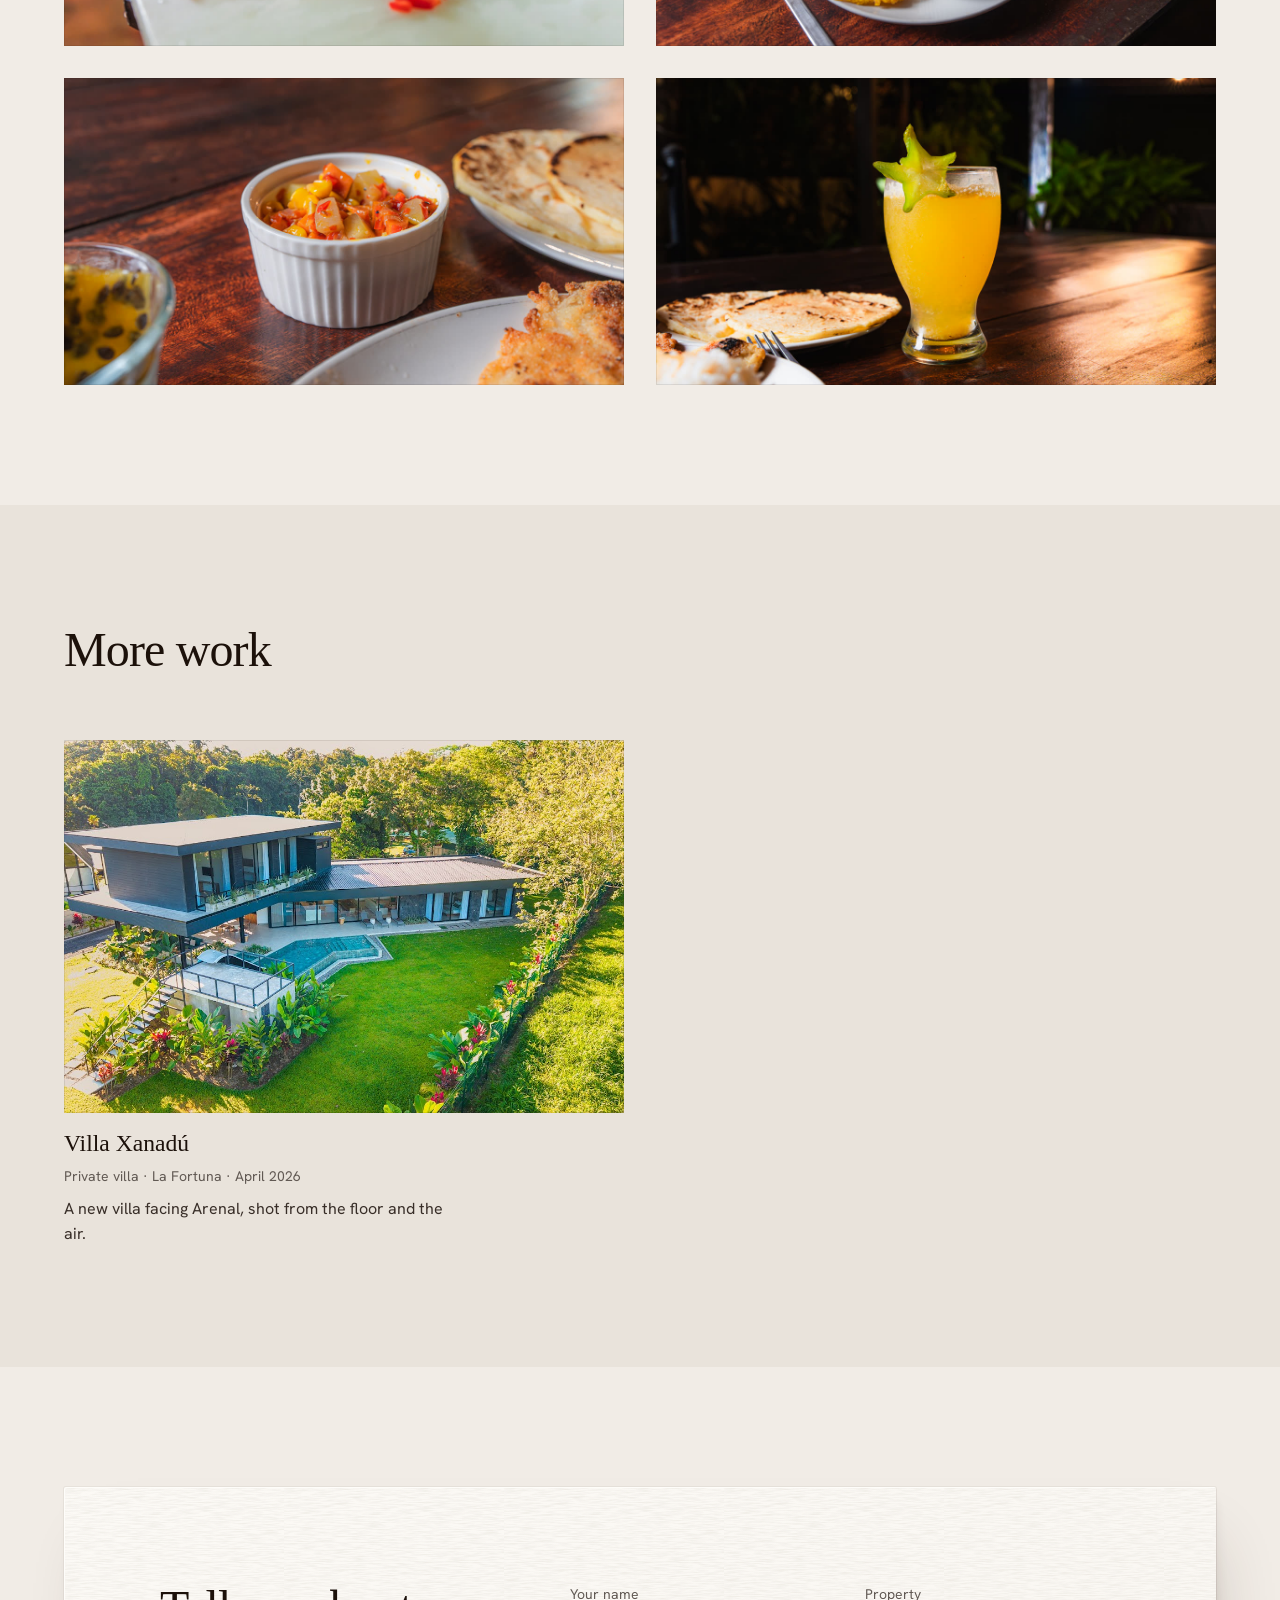
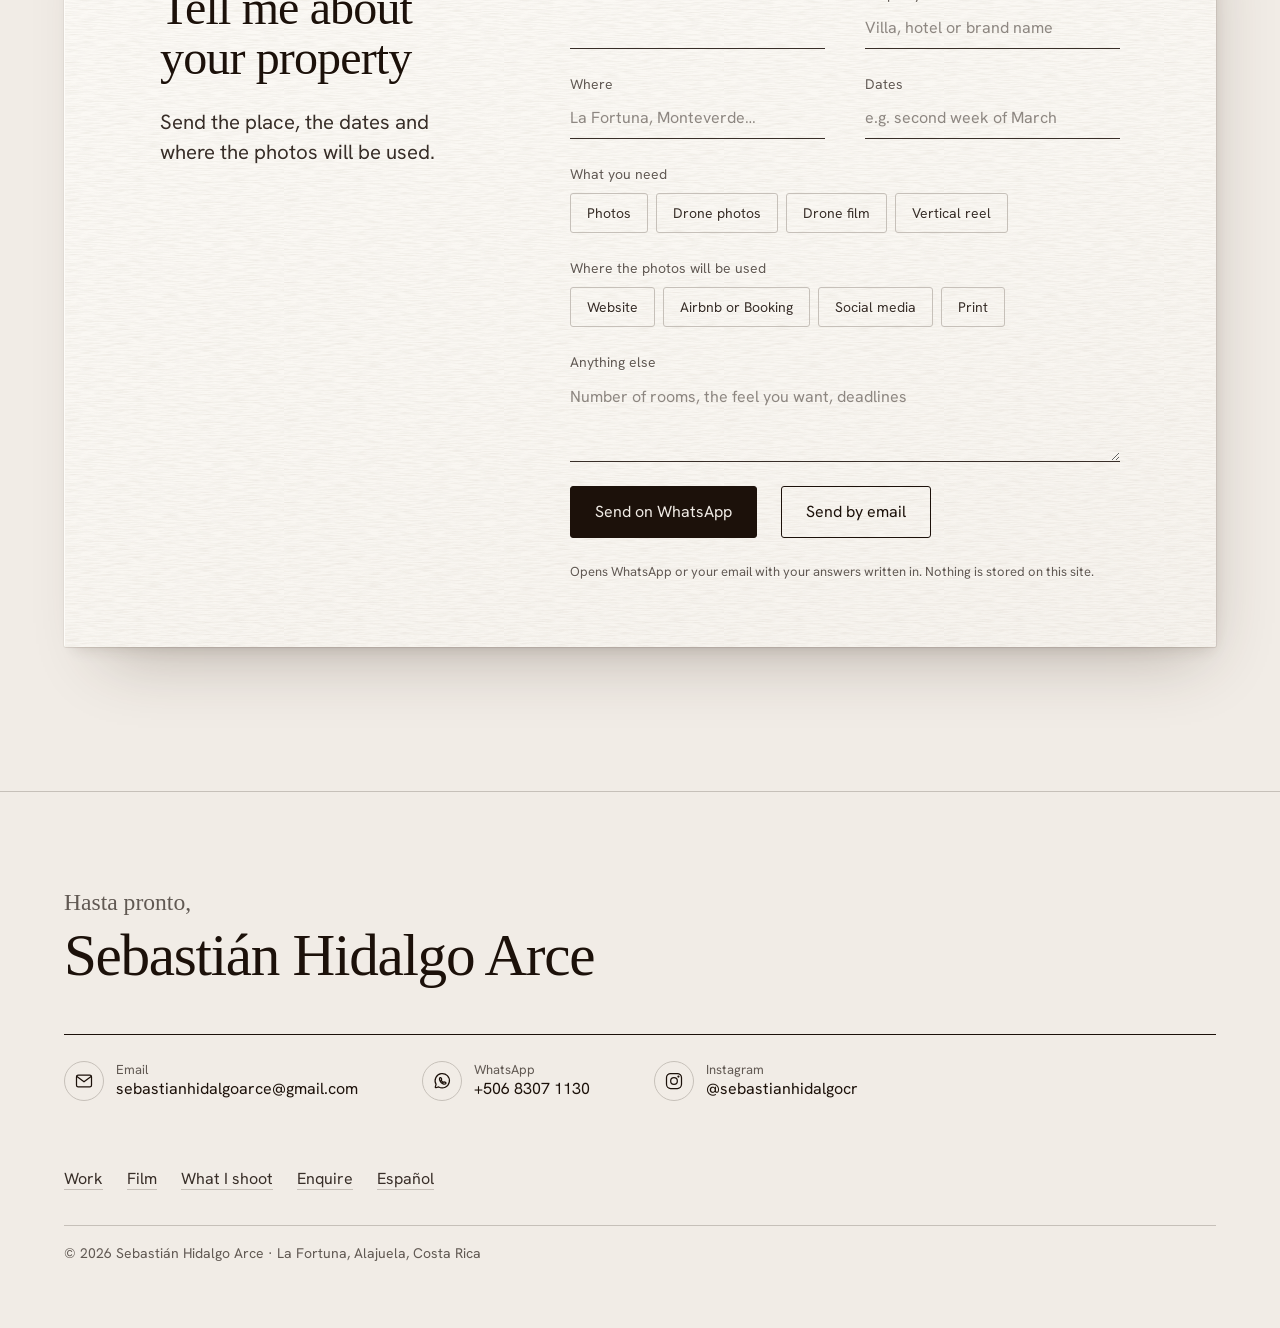
<file: site/work/arenal-ridge.html>
<!doctype html>
<html lang="en">
<head>
<meta charset="utf-8">
<meta name="viewport" content="width=device-width, initial-scale=1">
<title>Arenal Ridge, Sebastián Hidalgo Arce</title>
<meta name="description" content="Architecture, interior, food and drone photography for hotels, villas and brands around Arenal Volcano, Costa Rica.">
<link rel="alternate" hreflang="en" href="../work/arenal-ridge.html">
<link rel="alternate" hreflang="es" href="../es/work/arenal-ridge.html">
<link rel="icon" href="../favicon.svg" type="image/svg+xml">
<link rel="apple-touch-icon" href="../img/apple-touch-icon.png">
<meta name="theme-color" content="#efe9e1">
<meta property="og:type" content="website">
<meta property="og:site_name" content="Sebastián Hidalgo Arce">
<meta property="og:title" content="Arenal Ridge, Sebastián Hidalgo Arce">
<meta property="og:description" content="Architecture, interior, food and drone photography for hotels, villas and brands around Arenal Volcano, Costa Rica.">
<meta property="og:url" content="https://sebastian-hidalgo-photo.arenalweb.workers.dev/work/arenal-ridge.html">
<meta property="og:image" content="https://sebastian-hidalgo-photo.arenalweb.workers.dev/img/og.jpg">
<meta property="og:image:width" content="1200">
<meta property="og:image:height" content="630">
<meta property="og:image:alt" content="An infinity pool running toward a lawn and Arenal Volcano under a clear sky">
<meta property="og:locale" content="en_US">
<meta name="twitter:card" content="summary_large_image">
<link rel="preconnect" href="https://api.fontshare.com" crossorigin>
<link rel="preconnect" href="https://fonts.googleapis.com">
<link rel="preconnect" href="https://fonts.gstatic.com" crossorigin>
<link href="https://api.fontshare.com/v2/css?f[]=sentient@300,400&display=swap" rel="stylesheet">
<link href="https://fonts.googleapis.com/css2?family=Hanken+Grotesk:wght@400&display=swap" rel="stylesheet">
<script>document.documentElement.classList.add('js');</script>
<link rel="stylesheet" href="../style.css?v=0f44a938">
</head>
<body>
<a class="skip" href="#main">Skip to content</a>

<div class="air" aria-hidden="true">
  <canvas class="air__field" data-air-canvas></canvas>
</div>
<header class="nav">
  <div class="container nav__bar">
    <a class="wordmark" href="../index.html" aria-label="Sebastián Hidalgo Arce, home">Sebastián Hidalgo Arce</a>
    <nav aria-label="Main">
      <ul class="nav__links">
        <li><a href="../index.html#work">Work</a></li>
        <li><a href="../index.html#film">Film</a></li>
        <li><a href="../index.html#services">What I shoot</a></li>
        <li class="nav__keep"><a class="nav__lang" href="../es/work/arenal-ridge.html" hreflang="es" lang="es">Español</a></li>
        <li class="nav__keep"><a class="btn btn--small" href="#contact">Enquire</a></li>
      </ul>
    </nav>
  </div>
</header>

<main id="main">

  <section class="project-hero" data-air-zone aria-labelledby="project-title">
    <div class="container project-hero__inner">
      <div class="project-hero__text">
        <h1 id="project-title">Arenal Ridge</h1>
        <p class="lead">A Costa Rican cooking class in an open-air kitchen, from the sugarcane press to the plate.</p>
        <a class="link" href="../index.html">Back to the home page</a>
      </div>
      <dl class="facts">
          <div><dt>Client</dt><dd>Arenal Ridge, Karabi Villas</dd></div>
          <div><dt>Place</dt><dd>La Fortuna, Alajuela</dd></div>
          <div><dt>Shot</dt><dd>February 2025</dd></div>
          <div><dt>Delivered</dt><dd>Food, detail and experience photos</dd></div>
        </dl>
      <figure class="print stock project-hero__print">
        <a class="print__window" href="../img/g/ar-04848-2400.jpg" data-viewer="cover" data-caption="A Costa Rican casado on a wooden table: patacones, rice, beans, breaded chicken, tortillas and a starfruit juice" data-slot="project-cover" data-alt="The project's widest establishing frame">
          <img src="../img/g/ar-04848-2400.jpg" srcset="../img/g/ar-04848-1200.jpg 1200w, ../img/g/ar-04848-2400.jpg 2400w" sizes="(max-width: 60rem) 100vw, 70vw" width="2400" height="1600" alt="A Costa Rican casado on a wooden table: patacones, rice, beans, breaded chicken, tortillas and a starfruit juice" fetchpriority="high" decoding="async">
        </a>
        <figcaption class="print__label"><span class="pencil">Karabi Villas</span><span>La Fortuna, Alajuela, February 2025</span></figcaption>
      </figure>
    </div>
  </section>

  <section class="shoot" id="ground" aria-labelledby="ground-title">
    <div class="container">
      <div class="shoot__head">
        <h2 id="ground-title">The class</h2>
        <p class="lead">From the market table to dinner, in the order it was cooked.</p>
      </div>
      <ul class="gallery">
        <li class="gallery__item" style="--span: 7">
          <a class="gallery__link" href="../img/g/ar-04116-2400.jpg" data-viewer="ground" data-caption="Bowls of tomatoes, peppers, cucumbers and limes on a dark wood table">
            <img src="../img/g/ar-04116-1200.jpg" width="1200" height="800" alt="Bowls of tomatoes, peppers, cucumbers and limes on a dark wood table" loading="lazy" decoding="async">
          </a>
        </li>
        <li class="gallery__item" style="--span: 5">
          <a class="gallery__link" href="../img/g/ar-04127-2400.jpg" data-viewer="ground" data-caption="A tray of lettuce and carrots on the kitchen counter">
            <img src="../img/g/ar-04127-1200.jpg" width="1200" height="800" alt="A tray of lettuce and carrots on the kitchen counter" loading="lazy" decoding="async">
          </a>
        </li>
        <li class="gallery__item" style="--span: 4">
          <a class="gallery__link" href="../img/g/ar-04175-2400.jpg" data-viewer="ground" data-caption="Fresh sugarcane juice running from a red and green trapiche">
            <img src="../img/g/ar-04175-1200.jpg" width="1200" height="800" alt="Fresh sugarcane juice running from a red and green trapiche" loading="lazy" decoding="async">
          </a>
        </li>
        <li class="gallery__item" style="--span: 4">
          <a class="gallery__link" href="../img/g/ar-04244-2400.jpg" data-viewer="ground" data-caption="Tomatoes, red onion, cucumber and peppers beside a yellow cutting board">
            <img src="../img/g/ar-04244-1200.jpg" width="1200" height="800" alt="Tomatoes, red onion, cucumber and peppers beside a yellow cutting board" loading="lazy" decoding="async">
          </a>
        </li>
        <li class="gallery__item" style="--span: 4">
          <a class="gallery__link" href="../img/g/ar-04249-2400.jpg" data-viewer="ground" data-caption="A white colander of peeled citrus">
            <img src="../img/g/ar-04249-1200.jpg" width="1200" height="800" alt="A white colander of peeled citrus" loading="lazy" decoding="async">
          </a>
        </li>
        <li class="gallery__item" style="--span: 6">
          <a class="gallery__link" href="../img/g/ar-04308-2400.jpg" data-viewer="ground" data-caption="Hands straining fresh juice into a jug">
            <img src="../img/g/ar-04308-1200.jpg" width="1200" height="800" alt="Hands straining fresh juice into a jug" loading="lazy" decoding="async">
          </a>
        </li>
        <li class="gallery__item" style="--span: 6">
          <a class="gallery__link" href="../img/g/ar-04462-2400.jpg" data-viewer="ground" data-caption="Handmade tortillas cooking on a griddle">
            <img src="../img/g/ar-04462-1200.jpg" width="1200" height="800" alt="Handmade tortillas cooking on a griddle" loading="lazy" decoding="async">
          </a>
        </li>
        <li class="gallery__item" style="--span: 7">
          <a class="gallery__link" href="../img/g/ar-04508-2400.jpg" data-viewer="ground" data-caption="Hands peeling yuca with a kitchen knife">
            <img src="../img/g/ar-04508-1200.jpg" width="1200" height="800" alt="Hands peeling yuca with a kitchen knife" loading="lazy" decoding="async">
          </a>
        </li>
        <li class="gallery__item" style="--span: 5">
          <a class="gallery__link" href="../img/g/ar-04604-2400.jpg" data-viewer="ground" data-caption="A bowl of peeled yuca beside onions, limes and a starfruit">
            <img src="../img/g/ar-04604-1200.jpg" width="1200" height="800" alt="A bowl of peeled yuca beside onions, limes and a starfruit" loading="lazy" decoding="async">
          </a>
        </li>
        <li class="gallery__item" style="--span: 4">
          <a class="gallery__link" href="../img/g/ar-04677-2400.jpg" data-viewer="ground" data-caption="Masa pressed into a tortilla in a lined tortilla press">
            <img src="../img/g/ar-04677-1200.jpg" width="1200" height="800" alt="Masa pressed into a tortilla in a lined tortilla press" loading="lazy" decoding="async">
          </a>
        </li>
        <li class="gallery__item" style="--span: 4">
          <a class="gallery__link" href="../img/g/ar-04686-2400.jpg" data-viewer="ground" data-caption="Chicken with fresh thyme in a red pot">
            <img src="../img/g/ar-04686-1200.jpg" width="1200" height="800" alt="Chicken with fresh thyme in a red pot" loading="lazy" decoding="async">
          </a>
        </li>
        <li class="gallery__item" style="--span: 4">
          <a class="gallery__link" href="../img/g/ar-04735-2400.jpg" data-viewer="ground" data-caption="A salad of lettuce, carrot, tomato and cucumber on a yellow board">
            <img src="../img/g/ar-04735-1200.jpg" width="1200" height="800" alt="A salad of lettuce, carrot, tomato and cucumber on a yellow board" loading="lazy" decoding="async">
          </a>
        </li>
        <li class="gallery__item" style="--span: 6">
          <a class="gallery__link" href="../img/g/ar-04777-2400.jpg" data-viewer="ground" data-caption="A knife dicing red pepper on a white board">
            <img src="../img/g/ar-04777-1200.jpg" width="1200" height="800" alt="A knife dicing red pepper on a white board" loading="lazy" decoding="async">
          </a>
        </li>
        <li class="gallery__item" style="--span: 6">
          <a class="gallery__link" href="../img/g/ar-04848-2400.jpg" data-viewer="ground" data-caption="The finished casado with patacones, rice, beans and chicken">
            <img src="../img/g/ar-04848-1200.jpg" width="1200" height="800" alt="The finished casado with patacones, rice, beans and chicken" loading="lazy" decoding="async">
          </a>
        </li>
        <li class="gallery__item" style="--span: 6">
          <a class="gallery__link" href="../img/g/ar-04861-2400.jpg" data-viewer="ground" data-caption="Picadillo of corn, potato and pepper beside tortillas">
            <img src="../img/g/ar-04861-1200.jpg" width="1200" height="800" alt="Picadillo of corn, potato and pepper beside tortillas" loading="lazy" decoding="async">
          </a>
        </li>
        <li class="gallery__item" style="--span: 6">
          <a class="gallery__link" href="../img/g/ar-04875-2400.jpg" data-viewer="ground" data-caption="A starfruit juice on the table at night">
            <img src="../img/g/ar-04875-1200.jpg" width="1200" height="800" alt="A starfruit juice on the table at night" loading="lazy" decoding="async">
          </a>
        </li>
      </ul>
    </div>
  </section>




  <section class="work work--more" aria-labelledby="more-title">
    <div class="container">
      <div class="work__head">
        <h2 id="more-title">More work</h2>
      </div>
      <ul class="work__grid">
        <li>
          <a class="work__card" href="../work/villa-xanadu.html">
            <span class="work__frame"><img src="../img/g/dr-0057-1200.jpg" srcset="../img/g/dr-0057-1200.jpg 1200w, ../img/g/dr-0057-2400.jpg 2400w" sizes="(max-width: 60rem) 100vw, 50vw" width="2400" height="1350" alt="Villa Xanadú from a drone: two storeys, an L-shaped pool and a lawn edged with red ginger" loading="lazy" decoding="async"></span>
            <span class="work__name">Villa Xanadú</span>
            <span class="work__meta">Private villa · La Fortuna · <span class="num">April 2026</span></span>
            <span class="work__line">A new villa facing Arenal, shot from the floor and the air.</span>
          </a>
        </li>
      </ul>
    </div>
  </section>
  <section class="contact" id="contact" data-air-zone aria-labelledby="contact-title">
    <div class="container contact__inner">
      <div class="card stock">
        <div class="card__head">
          <h2 id="contact-title">Tell me about your property</h2>
          <p class="card__line">Send the place, the dates and where the photos will be used.</p>
        </div>
        <form class="enquiry" data-enquiry data-wa="https://wa.me/50683071130" data-mail="sebastianhidalgoarce@gmail.com" data-subject="Photo shoot enquiry" data-hello="Hi Sebastián, I’d like a quote for a shoot." hidden>
          <div class="enquiry__grid">
            <label class="field"><span>Your name</span><input name="name" autocomplete="name" data-line="Name" required></label>
            <label class="field"><span>Property</span><input name="property" placeholder="Villa, hotel or brand name" required></label>
            <label class="field"><span>Where</span><input name="place" placeholder="La Fortuna, Monteverde…"></label>
            <label class="field"><span>Dates</span><input name="dates" placeholder="e.g. second week of March"></label>
          </div>
          <fieldset class="enquiry__group" data-line="I need"><legend>What you need</legend>
            <div class="ticks">
              <label class="tick"><input type="checkbox" name="need" value="Photos"> <span>Photos</span></label>
              <label class="tick"><input type="checkbox" name="need" value="Drone photos"> <span>Drone photos</span></label>
              <label class="tick"><input type="checkbox" name="need" value="Drone film"> <span>Drone film</span></label>
              <label class="tick"><input type="checkbox" name="need" value="Vertical reel"> <span>Vertical reel</span></label>
            </div>
          </fieldset>
          <fieldset class="enquiry__group" data-line="For"><legend>Where the photos will be used</legend>
            <div class="ticks">
              <label class="tick"><input type="checkbox" name="use" value="Website"> <span>Website</span></label>
              <label class="tick"><input type="checkbox" name="use" value="Airbnb or Booking"> <span>Airbnb or Booking</span></label>
              <label class="tick"><input type="checkbox" name="use" value="Social media"> <span>Social media</span></label>
              <label class="tick"><input type="checkbox" name="use" value="Print"> <span>Print</span></label>
            </div>
          </fieldset>
          <label class="field"><span>Anything else</span><textarea name="message" rows="3" placeholder="Number of rooms, the feel you want, deadlines"></textarea></label>
          <div class="actions">
            <button class="btn btn--solid" type="submit" value="wa">Send on WhatsApp</button>
            <button class="btn" type="submit" value="mail">Send by email</button>
          </div>
          <p class="enquiry__note">Opens WhatsApp or your email with your answers written in. Nothing is stored on this site.</p>
        </form>
      </div>
    </div>
  </section>

</main>

<footer class="footer">
  <div class="container footer__inner">
    <p class="footer__signoff">Hasta pronto,</p>
    <p class="footer__name">Sebastián Hidalgo Arce</p>
    <ul class="footer__contact">
      <li><a class="reach" href="mailto:sebastianhidalgoarce@gmail.com?subject=Photo%20shoot%20enquiry"><svg class="reach__icon" width="22" height="22" viewBox="0 0 24 24" fill="none" stroke="currentColor" stroke-width="1.5" stroke-linecap="round" stroke-linejoin="round" aria-hidden="true"><rect x="3" y="5" width="18" height="14" rx="2"/><path d="m3.5 6.5 8.5 6.5 8.5-6.5"/></svg><span class="reach__text"><span class="reach__kind">Email</span>sebastianhidalgoarce@gmail.com</span></a></li>
      <li><a class="reach" href="https://wa.me/50683071130?text=Hi%20Sebasti%C3%A1n%2C%20I%E2%80%99d%20like%20to%20ask%20about%20a%20photo%20shoot%20for%20my%20property."><svg class="reach__icon" width="22" height="22" viewBox="0 0 24 24" fill="none" stroke="currentColor" stroke-width="1.5" stroke-linecap="round" stroke-linejoin="round" aria-hidden="true"><path d="M3.6 20.4 4.9 16A8.6 8.6 0 1 1 8 19.1z"/><path d="M9.2 8.4c.2-.4.5-.5.8-.5h.5c.2 0 .4.1.5.4l.6 1.5c.1.2 0 .5-.1.7l-.5.6c.6 1.1 1.4 1.9 2.5 2.5l.6-.5c.2-.2.5-.2.7-.1l1.5.6c.3.1.4.3.4.5v.5c0 .3-.1.6-.5.8-.6.4-1.4.5-2.1.3-2.4-.7-4.3-2.6-5-5-.2-.7-.1-1.5.1-2.3z"/></svg><span class="reach__text"><span class="reach__kind">WhatsApp</span>+506&nbsp;8307&nbsp;1130</span></a></li>
      <li><a class="reach" href="https://www.instagram.com/sebastianhidalgocr/" rel="me"><svg class="reach__icon" width="22" height="22" viewBox="0 0 24 24" fill="none" stroke="currentColor" stroke-width="1.5" stroke-linecap="round" stroke-linejoin="round" aria-hidden="true"><rect x="3" y="3" width="18" height="18" rx="5"/><circle cx="12" cy="12" r="4"/><circle cx="17.3" cy="6.7" r="0.6" fill="currentColor"/></svg><span class="reach__text"><span class="reach__kind">Instagram</span>@sebastianhidalgocr</span></a></li>
    </ul>
    <nav class="footer__nav" aria-label="Footer">
      <ul class="footer__links">
        <li><a href="../index.html#work">Work</a></li>
        <li><a href="../index.html#film">Film</a></li>
        <li><a href="../index.html#services">What I shoot</a></li>
        <li><a href="#contact">Enquire</a></li>
        <li><a href="../es/work/arenal-ridge.html" hreflang="es" lang="es">Español</a></li>
      </ul>
    </nav>
    <div class="footer__base">
      <p>© 2026 Sebastián Hidalgo Arce · La Fortuna, Alajuela, Costa Rica</p>
    </div>
  </div>
</footer>

<dialog class="viewer" aria-label="Photo viewer" data-of="of">
  <figure class="viewer__fig">
    <figcaption class="viewer__cap"><span class="viewer__text"></span><span class="viewer__count num"></span></figcaption>
  </figure>
  <button class="viewer__btn viewer__btn--prev" type="button" data-viewer-prev aria-label="Previous photo"><svg width="24" height="24" viewBox="0 0 24 24" fill="none" stroke="currentColor" stroke-width="1.5" stroke-linecap="round" stroke-linejoin="round" aria-hidden="true"><path d="m15 18-6-6 6-6"/></svg></button>
  <button class="viewer__btn viewer__btn--next" type="button" data-viewer-next aria-label="Next photo"><svg width="24" height="24" viewBox="0 0 24 24" fill="none" stroke="currentColor" stroke-width="1.5" stroke-linecap="round" stroke-linejoin="round" aria-hidden="true"><path d="m9 18 6-6-6-6"/></svg></button>
  <button class="viewer__btn viewer__btn--close" type="button" data-viewer-close aria-label="Close"><svg width="24" height="24" viewBox="0 0 24 24" fill="none" stroke="currentColor" stroke-width="1.5" stroke-linecap="round" stroke-linejoin="round" aria-hidden="true"><path d="M18 6 6 18"/><path d="m6 6 12 12"/></svg></button>
</dialog>

<script src="../site.js?v=0f44a938" defer></script>
<script>window.hallmarkSlots = (m) => { for (const [k, v] of Object.entries(m)) { const s = document.querySelector(`[data-slot="${k}"]`); if (!s) continue; const im = new Image(); im.src = typeof v === 'string' ? v : v.src; im.alt = (typeof v === 'object' && v.alt) || s.dataset.alt || ''; s.querySelectorAll(':scope > img').forEach((o) => o.remove()); s.prepend(im); } };
document.querySelectorAll('[data-slot] img').forEach((i) => { if (i.complete && !i.naturalWidth) i.remove(); else i.addEventListener('error', () => i.remove(), { once: true }); });</script>
</body>
</html>
</file>
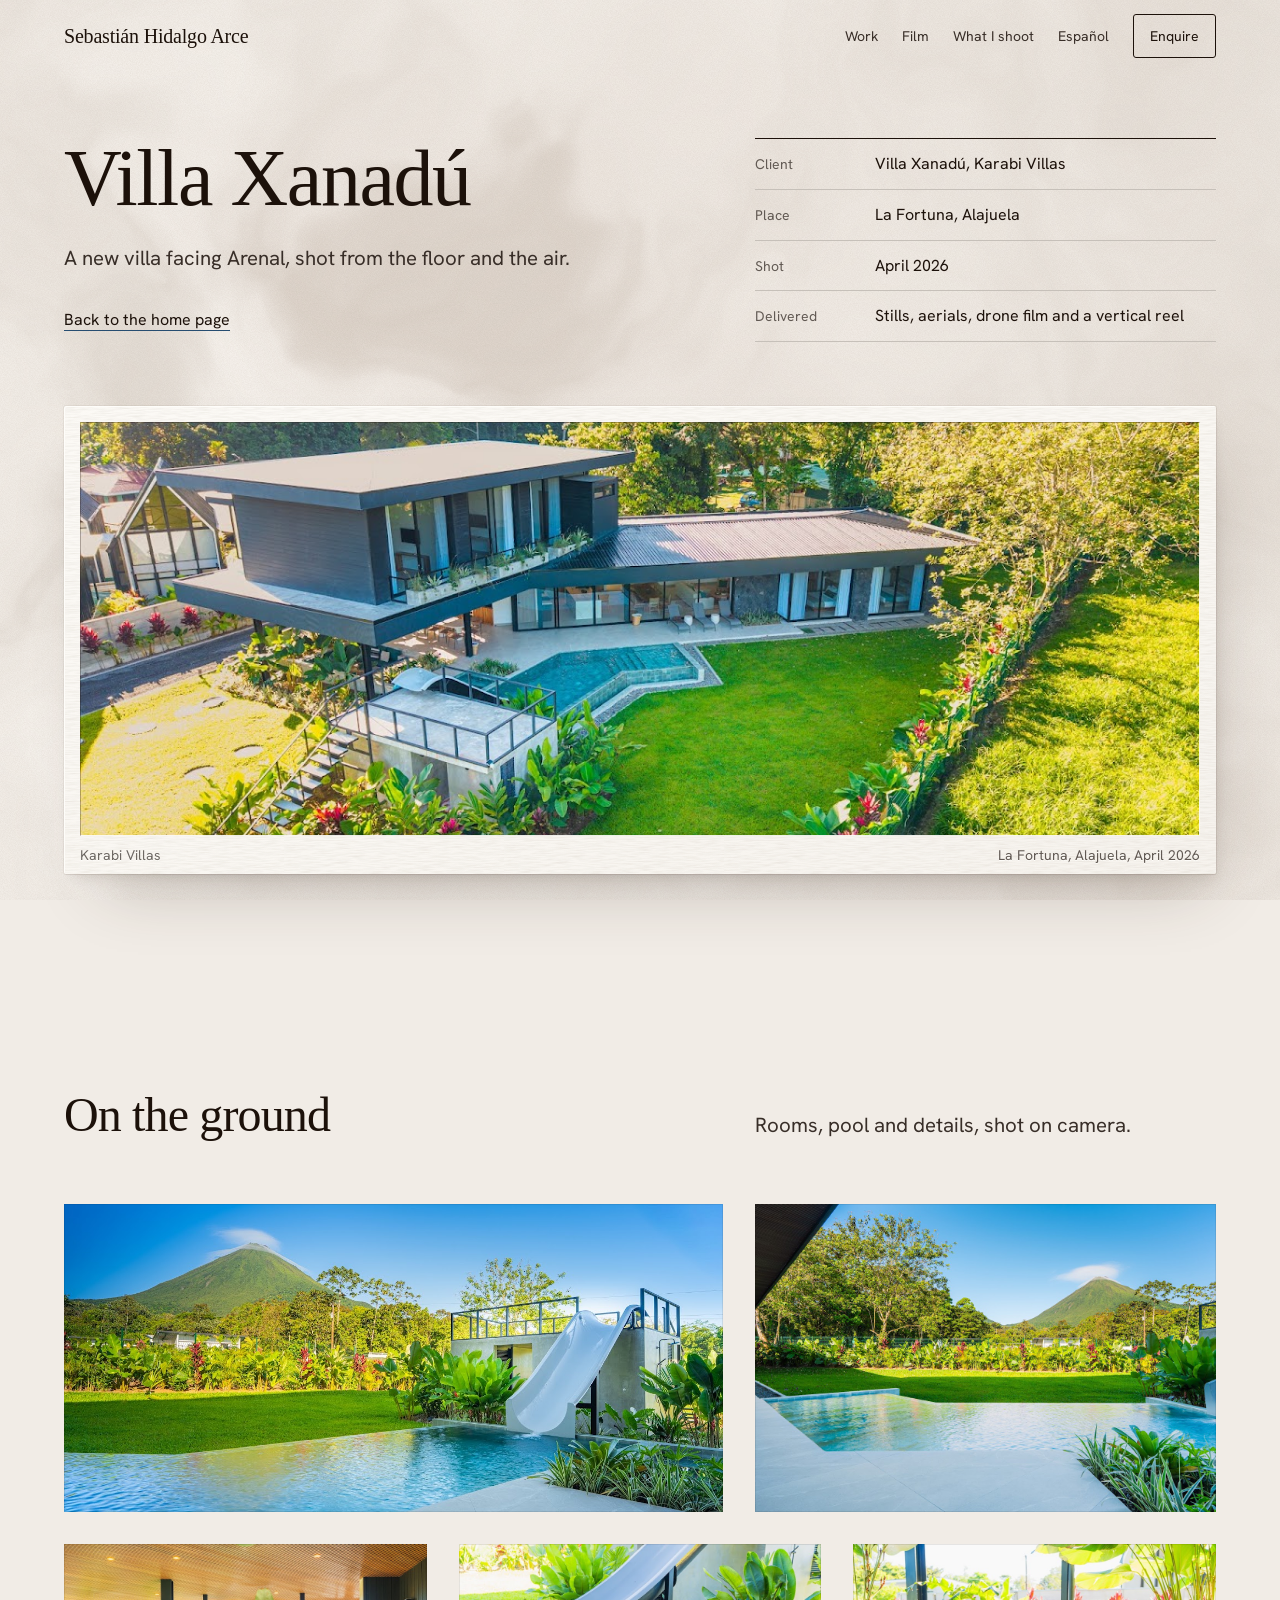
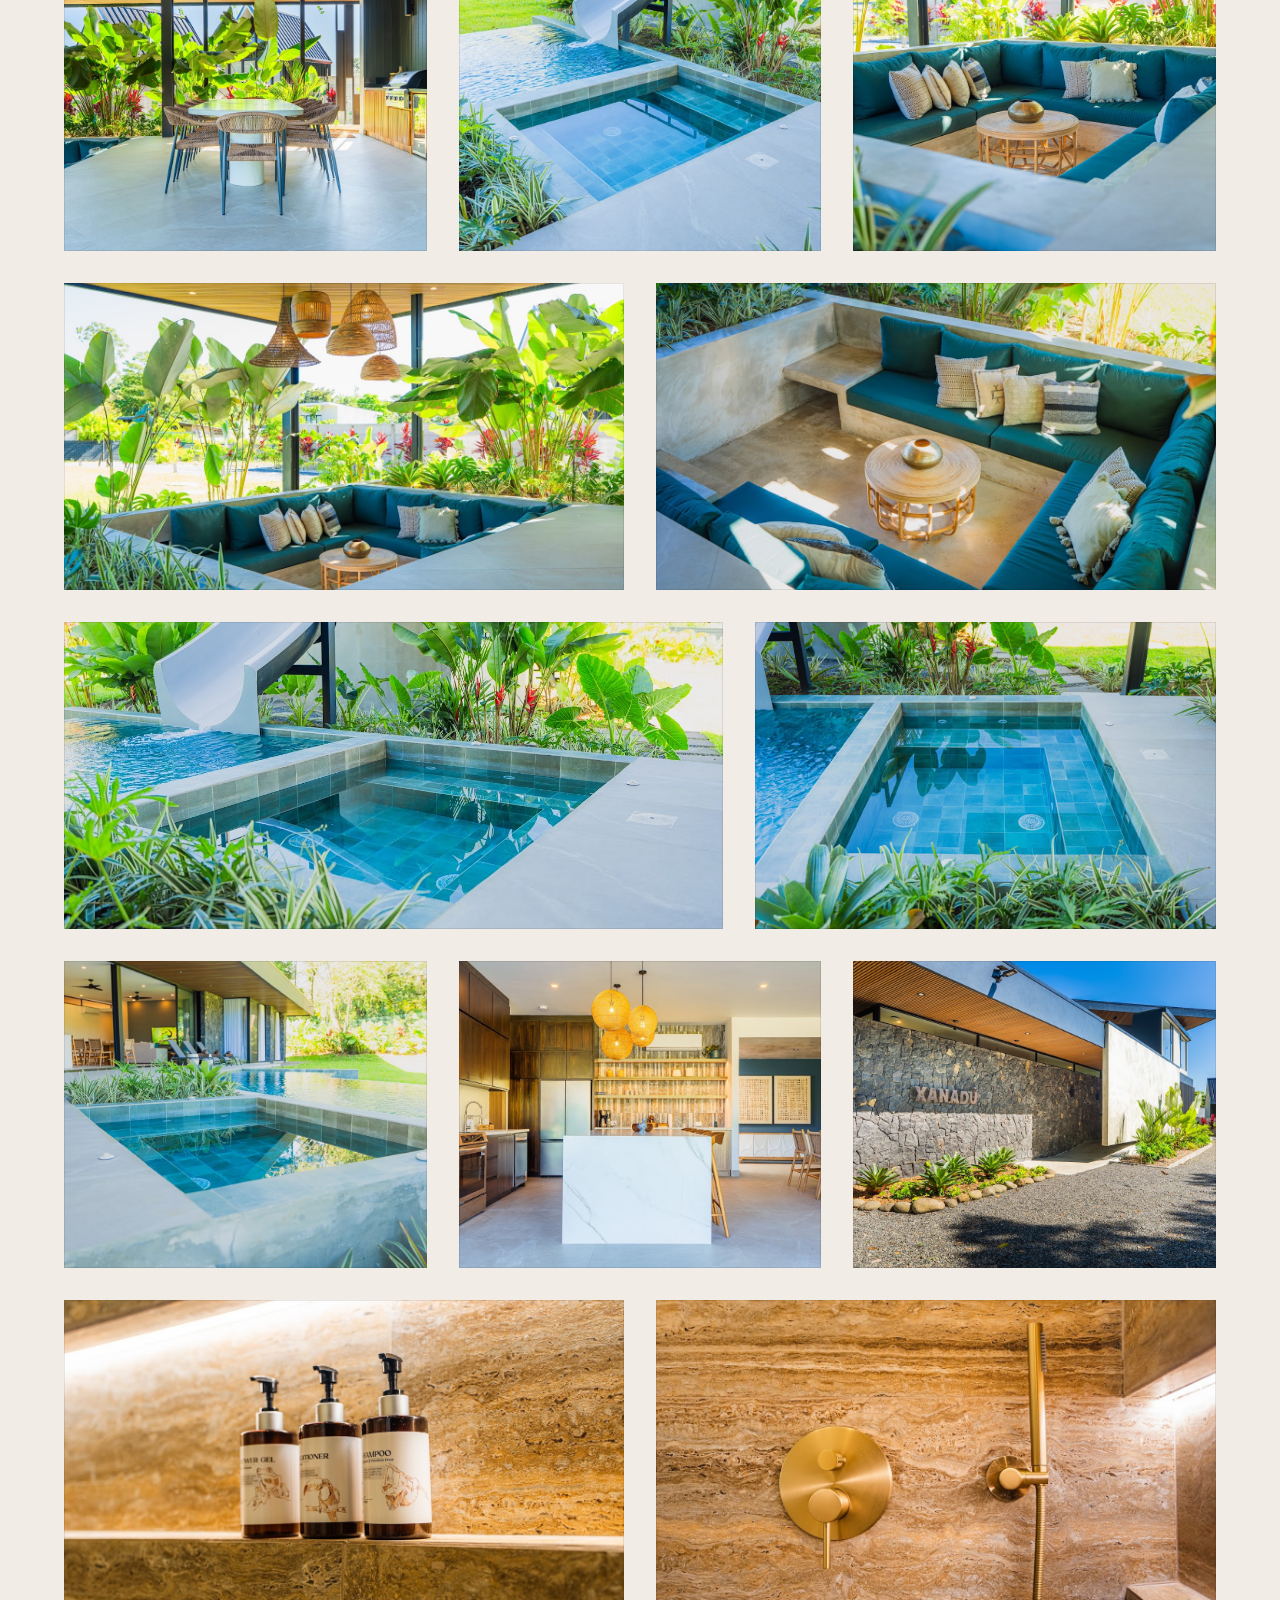
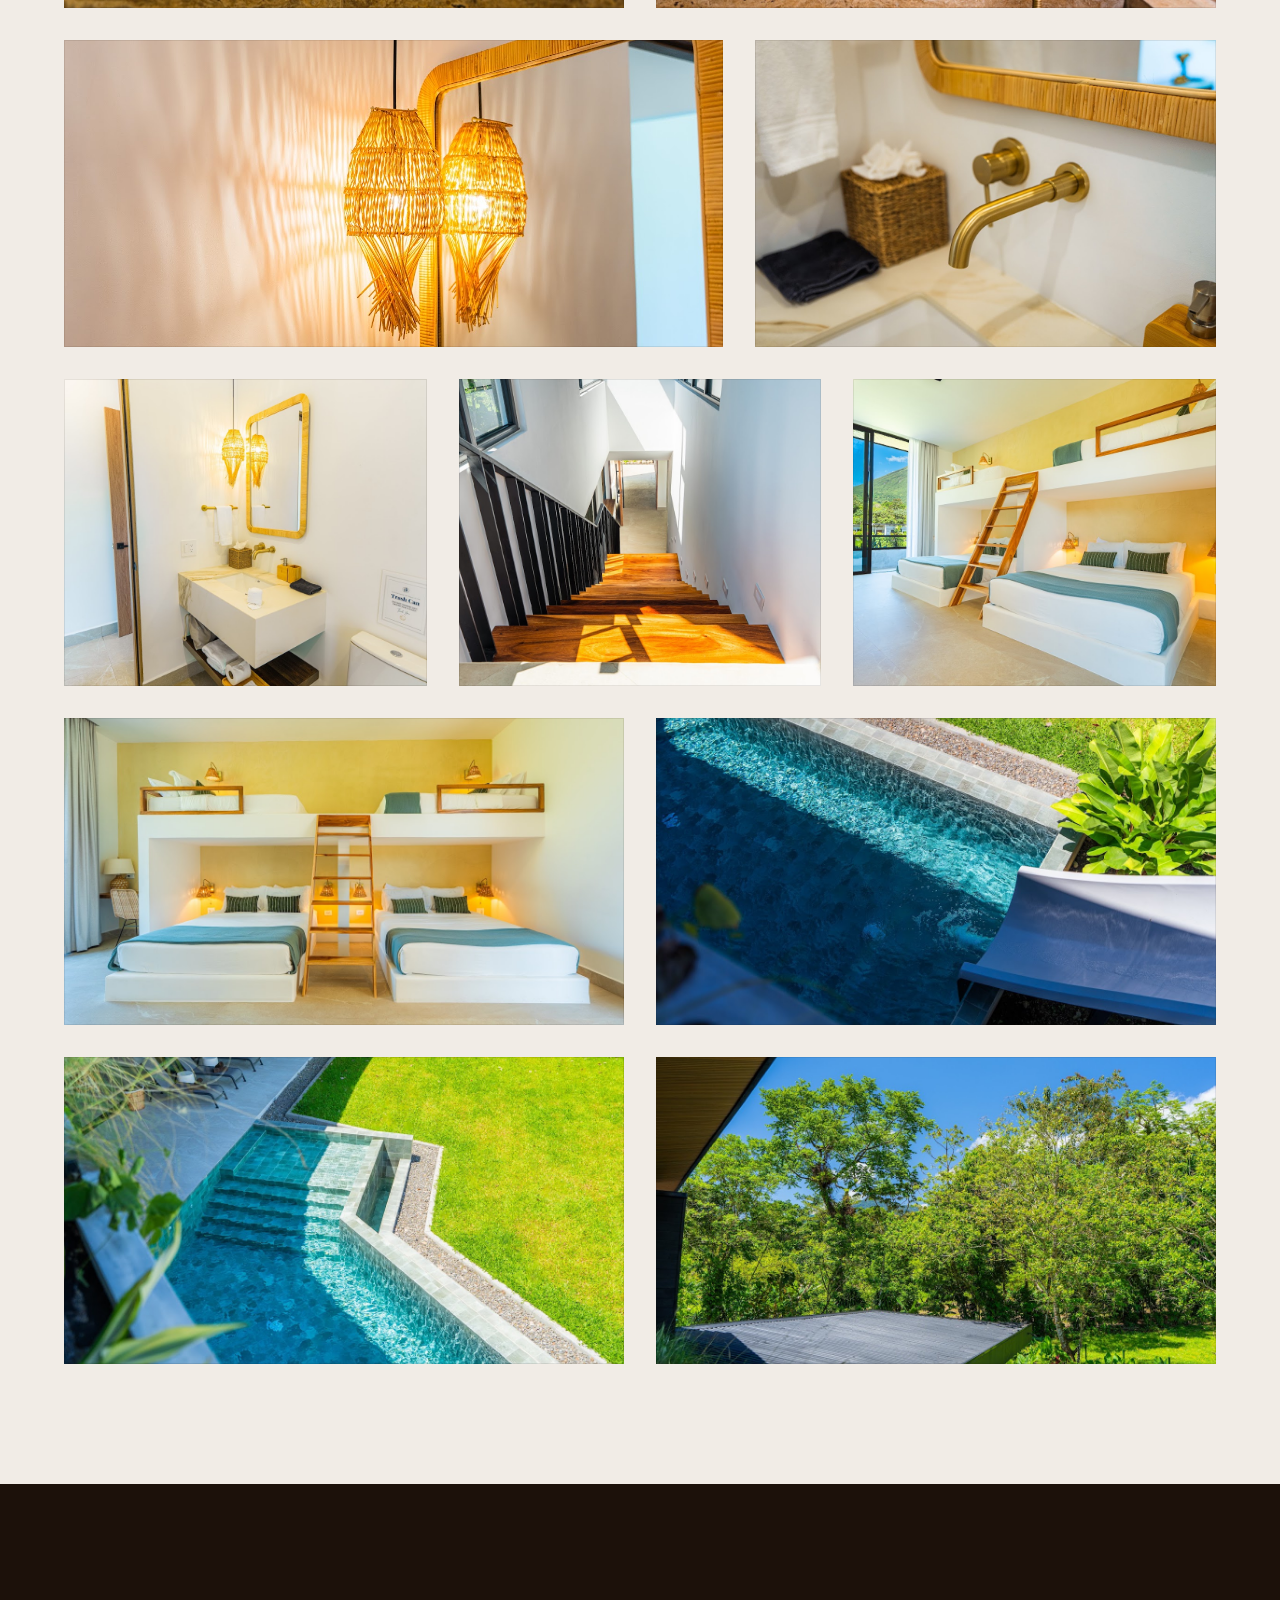
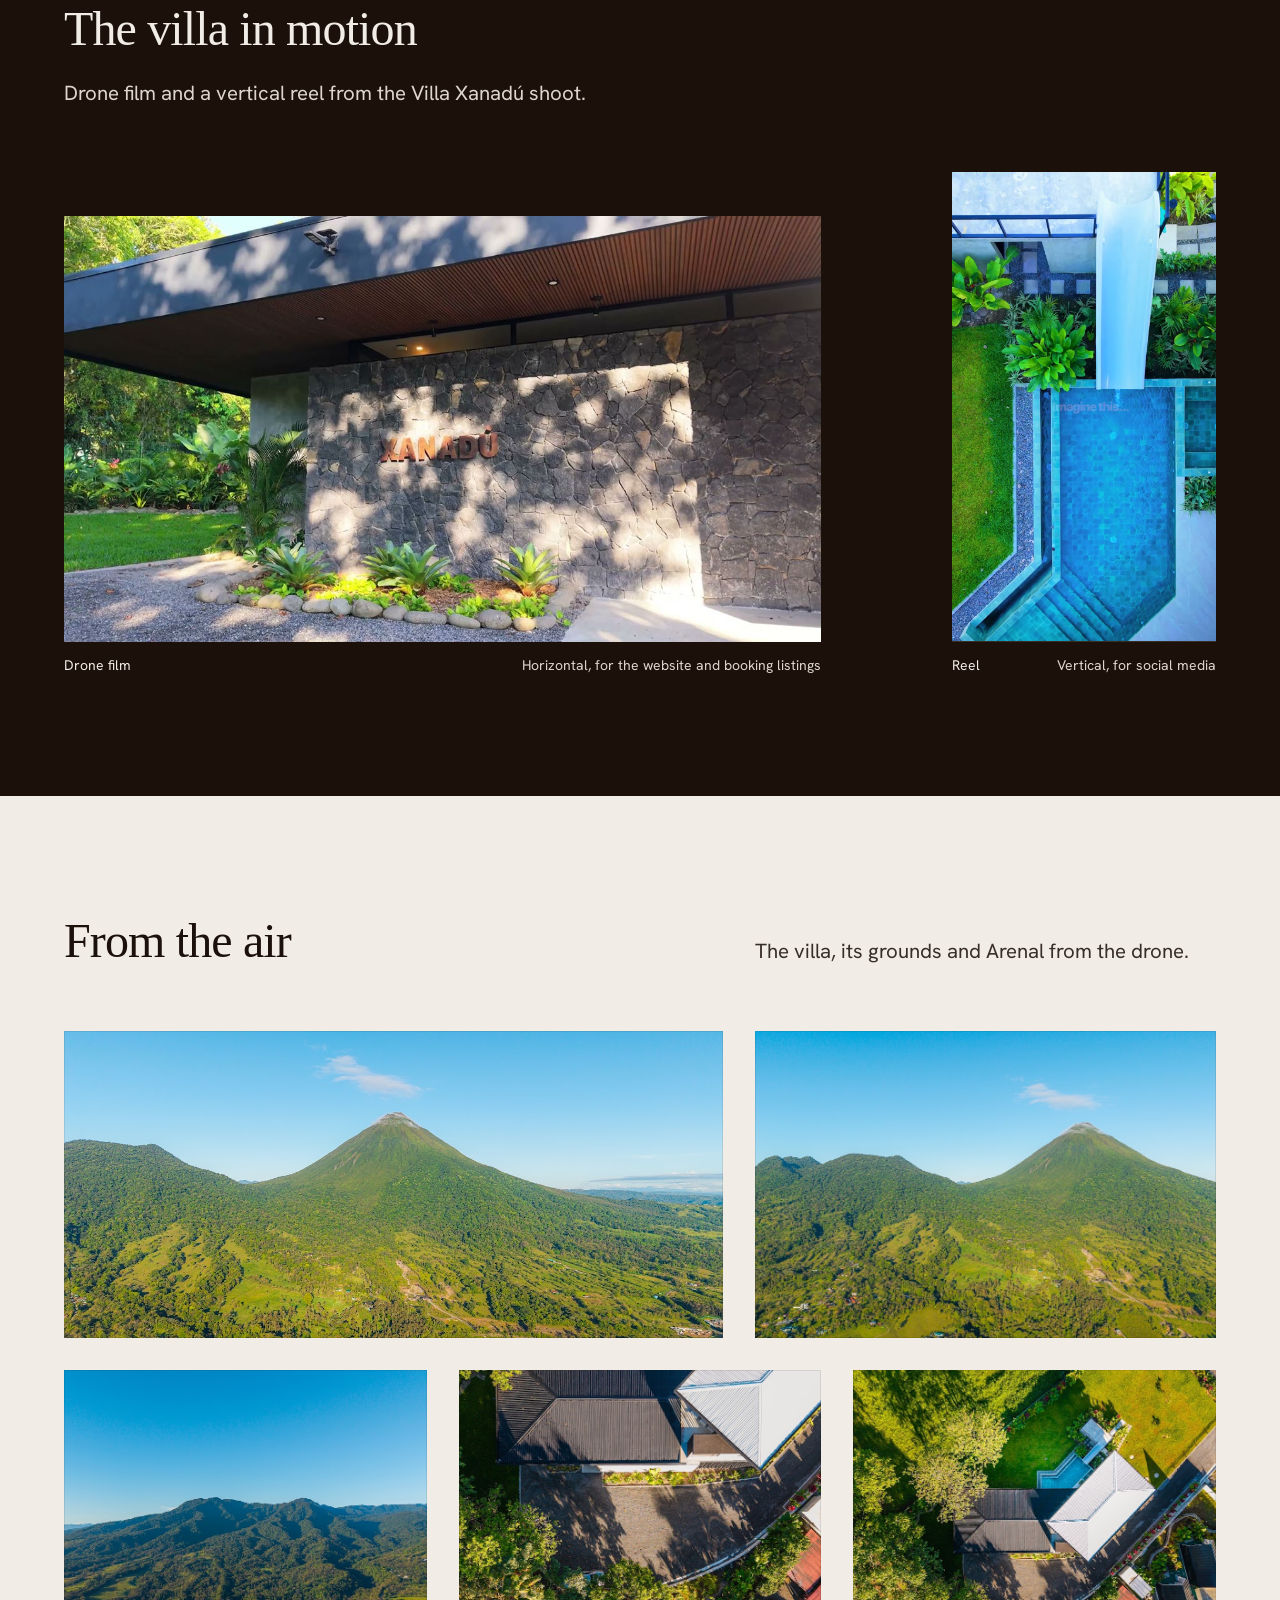
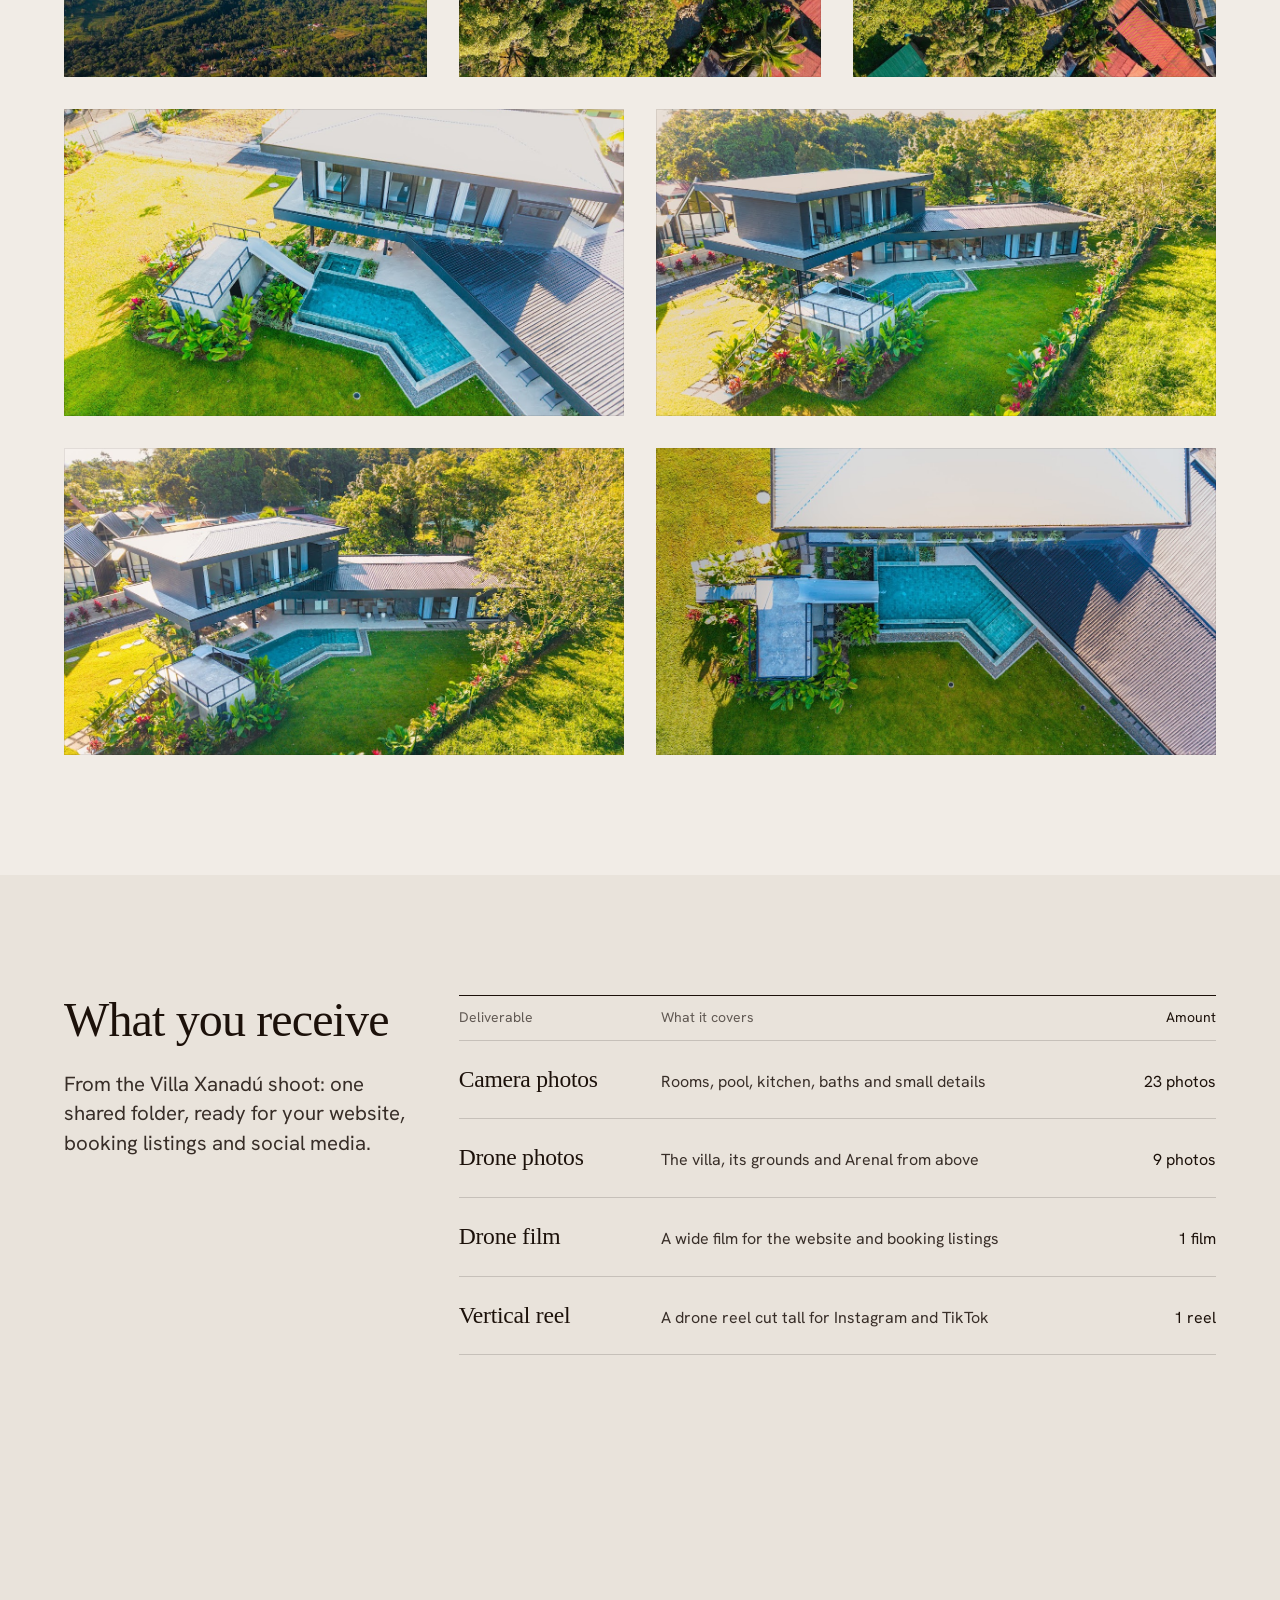
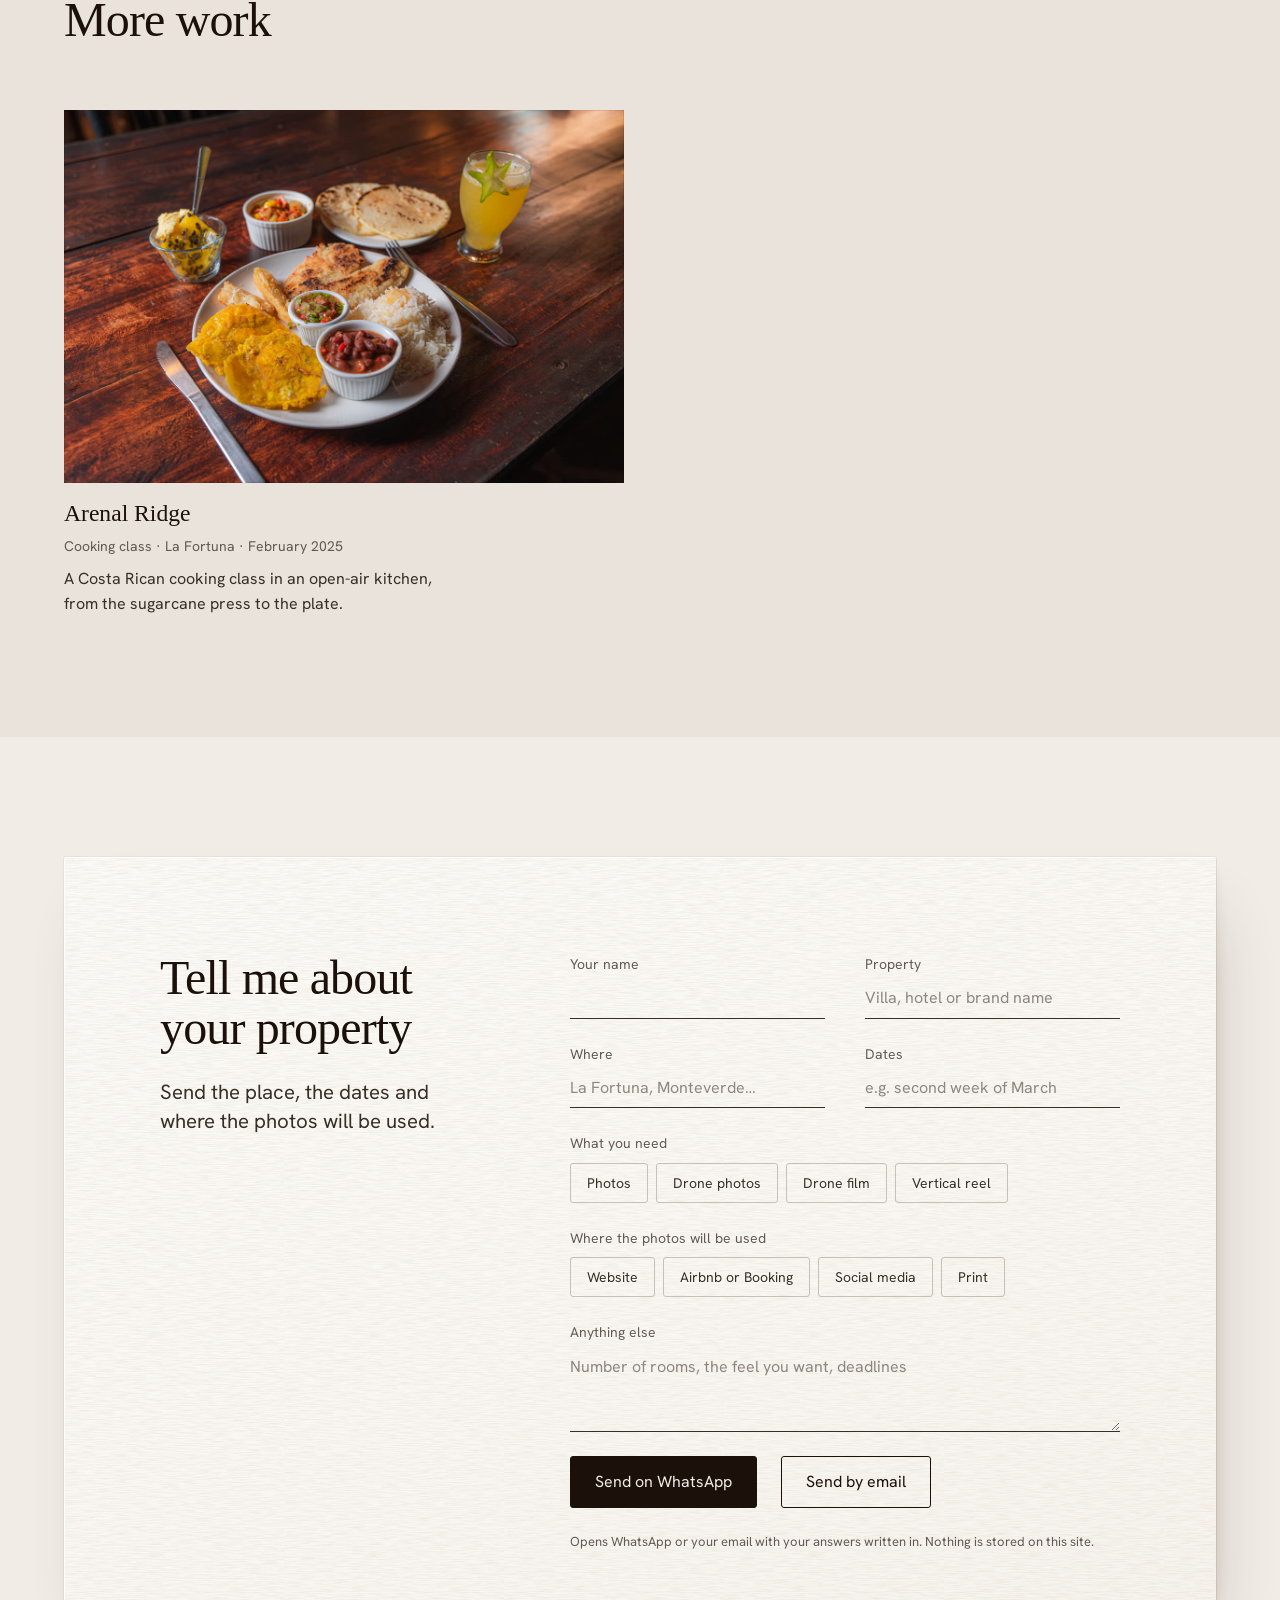
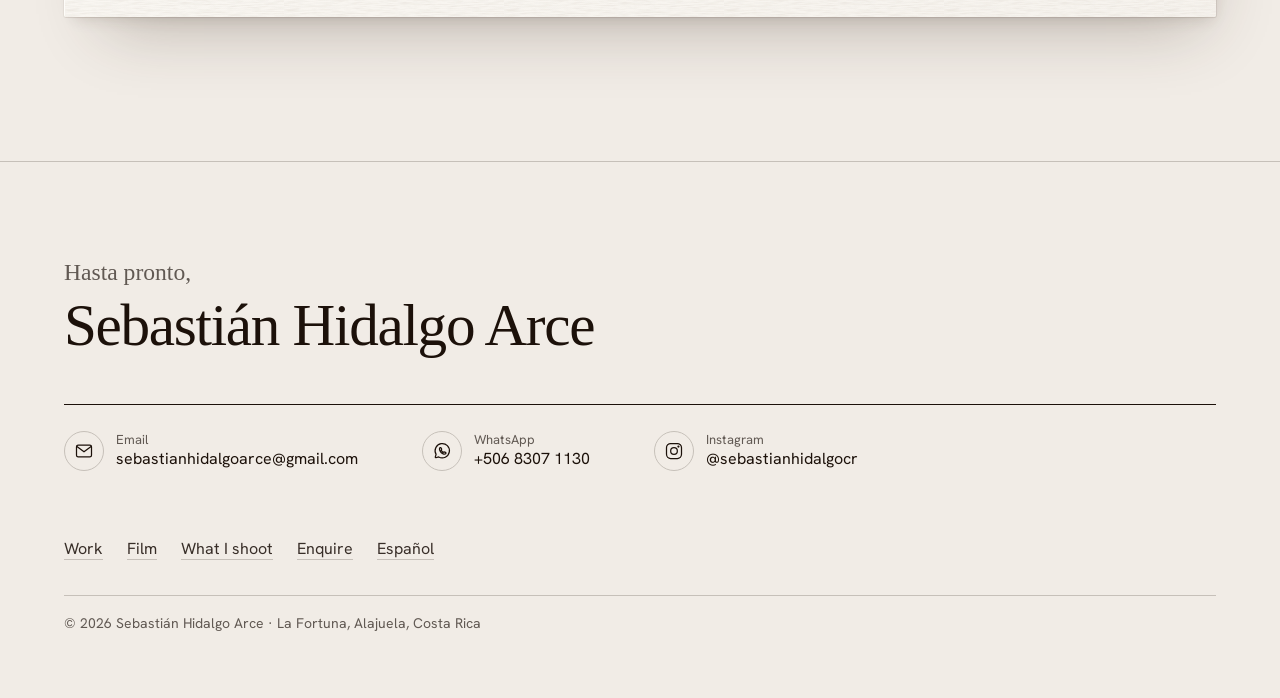
<file: site/work/villa-xanadu.html>
<!doctype html>
<html lang="en">
<head>
<meta charset="utf-8">
<meta name="viewport" content="width=device-width, initial-scale=1">
<title>Villa Xanadú, Sebastián Hidalgo Arce</title>
<meta name="description" content="Architecture, interior, food and drone photography for hotels, villas and brands around Arenal Volcano, Costa Rica.">
<link rel="alternate" hreflang="en" href="../work/villa-xanadu.html">
<link rel="alternate" hreflang="es" href="../es/work/villa-xanadu.html">
<link rel="icon" href="../favicon.svg" type="image/svg+xml">
<link rel="apple-touch-icon" href="../img/apple-touch-icon.png">
<meta name="theme-color" content="#efe9e1">
<meta property="og:type" content="website">
<meta property="og:site_name" content="Sebastián Hidalgo Arce">
<meta property="og:title" content="Villa Xanadú, Sebastián Hidalgo Arce">
<meta property="og:description" content="Architecture, interior, food and drone photography for hotels, villas and brands around Arenal Volcano, Costa Rica.">
<meta property="og:url" content="https://sebastian-hidalgo-photo.arenalweb.workers.dev/work/villa-xanadu.html">
<meta property="og:image" content="https://sebastian-hidalgo-photo.arenalweb.workers.dev/img/og.jpg">
<meta property="og:image:width" content="1200">
<meta property="og:image:height" content="630">
<meta property="og:image:alt" content="An infinity pool running toward a lawn and Arenal Volcano under a clear sky">
<meta property="og:locale" content="en_US">
<meta name="twitter:card" content="summary_large_image">
<link rel="preconnect" href="https://api.fontshare.com" crossorigin>
<link rel="preconnect" href="https://fonts.googleapis.com">
<link rel="preconnect" href="https://fonts.gstatic.com" crossorigin>
<link href="https://api.fontshare.com/v2/css?f[]=sentient@300,400&display=swap" rel="stylesheet">
<link href="https://fonts.googleapis.com/css2?family=Hanken+Grotesk:wght@400&display=swap" rel="stylesheet">
<script>document.documentElement.classList.add('js');</script>
<link rel="stylesheet" href="../style.css?v=0f44a938">
</head>
<body>
<a class="skip" href="#main">Skip to content</a>

<div class="air" aria-hidden="true">
  <canvas class="air__field" data-air-canvas></canvas>
</div>
<header class="nav">
  <div class="container nav__bar">
    <a class="wordmark" href="../index.html" aria-label="Sebastián Hidalgo Arce, home">Sebastián Hidalgo Arce</a>
    <nav aria-label="Main">
      <ul class="nav__links">
        <li><a href="../index.html#work">Work</a></li>
        <li><a href="../index.html#film">Film</a></li>
        <li><a href="../index.html#services">What I shoot</a></li>
        <li class="nav__keep"><a class="nav__lang" href="../es/work/villa-xanadu.html" hreflang="es" lang="es">Español</a></li>
        <li class="nav__keep"><a class="btn btn--small" href="#contact">Enquire</a></li>
      </ul>
    </nav>
  </div>
</header>

<main id="main">

  <section class="project-hero" data-air-zone aria-labelledby="project-title">
    <div class="container project-hero__inner">
      <div class="project-hero__text">
        <h1 id="project-title">Villa Xanadú</h1>
        <p class="lead">A new villa facing Arenal, shot from the floor and the air.</p>
        <a class="link" href="../index.html">Back to the home page</a>
      </div>
      <dl class="facts">
          <div><dt>Client</dt><dd>Villa Xanadú, Karabi Villas</dd></div>
          <div><dt>Place</dt><dd>La Fortuna, Alajuela</dd></div>
          <div><dt>Shot</dt><dd>April 2026</dd></div>
          <div><dt>Delivered</dt><dd>Stills, aerials, drone film and a vertical reel</dd></div>
        </dl>
      <figure class="print stock project-hero__print">
        <a class="print__window" href="../img/g/dr-0057-2400.jpg" data-viewer="cover" data-caption="Villa Xanadú from a drone: two storeys, an L-shaped pool and a lawn edged with red ginger" data-slot="project-cover" data-alt="The project's widest establishing frame">
          <img src="../img/g/dr-0057-2400.jpg" srcset="../img/g/dr-0057-1200.jpg 1200w, ../img/g/dr-0057-2400.jpg 2400w" sizes="(max-width: 60rem) 100vw, 70vw" width="2400" height="1350" alt="Villa Xanadú from a drone: two storeys, an L-shaped pool and a lawn edged with red ginger" fetchpriority="high" decoding="async">
        </a>
        <figcaption class="print__label"><span class="pencil">Karabi Villas</span><span>La Fortuna, Alajuela, April 2026</span></figcaption>
      </figure>
    </div>
  </section>

  <section class="shoot" id="ground" aria-labelledby="ground-title">
    <div class="container">
      <div class="shoot__head">
        <h2 id="ground-title">On the ground</h2>
        <p class="lead">Rooms, pool and details, shot on camera.</p>
      </div>
      <ul class="gallery">
        <li class="gallery__item" style="--span: 7">
          <a class="gallery__link" href="../img/g/cam-03081-2400.jpg" data-viewer="ground" data-caption="A pool with a water slide, a lawn and Arenal Volcano">
            <img src="../img/g/cam-03081-1200.jpg" width="1200" height="800" alt="A pool with a water slide, a lawn and Arenal Volcano" loading="lazy" decoding="async">
          </a>
        </li>
        <li class="gallery__item" style="--span: 5">
          <a class="gallery__link" href="../img/g/cam-03106-2400.jpg" data-viewer="ground" data-caption="The infinity edge of the pool facing Arenal Volcano">
            <img src="../img/g/cam-03106-1200.jpg" width="1200" height="800" alt="The infinity edge of the pool facing Arenal Volcano" loading="lazy" decoding="async">
          </a>
        </li>
        <li class="gallery__item" style="--span: 4">
          <a class="gallery__link" href="../img/g/cam-03231-2400.jpg" data-viewer="ground" data-caption="Outdoor dining table and kitchen under a timber ceiling">
            <img src="../img/g/cam-03231-1200.jpg" width="1200" height="800" alt="Outdoor dining table and kitchen under a timber ceiling" loading="lazy" decoding="async">
          </a>
        </li>
        <li class="gallery__item" style="--span: 4">
          <a class="gallery__link" href="../img/g/cam-03250-2400.jpg" data-viewer="ground" data-caption="Plunge pool and slide among tropical plants">
            <img src="../img/g/cam-03250-1200.jpg" width="1200" height="800" alt="Plunge pool and slide among tropical plants" loading="lazy" decoding="async">
          </a>
        </li>
        <li class="gallery__item" style="--span: 4">
          <a class="gallery__link" href="../img/g/cam-03260-2400.jpg" data-viewer="ground" data-caption="Sunken lounge with teal cushions and a rattan table">
            <img src="../img/g/cam-03260-1200.jpg" width="1200" height="800" alt="Sunken lounge with teal cushions and a rattan table" loading="lazy" decoding="async">
          </a>
        </li>
        <li class="gallery__item" style="--span: 6">
          <a class="gallery__link" href="../img/g/cam-03264-2400.jpg" data-viewer="ground" data-caption="Sunken lounge under rattan pendant lamps">
            <img src="../img/g/cam-03264-1200.jpg" width="1200" height="800" alt="Sunken lounge under rattan pendant lamps" loading="lazy" decoding="async">
          </a>
        </li>
        <li class="gallery__item" style="--span: 6">
          <a class="gallery__link" href="../img/g/cam-03270-2400.jpg" data-viewer="ground" data-caption="Sunken lounge from above in afternoon light">
            <img src="../img/g/cam-03270-1200.jpg" width="1200" height="800" alt="Sunken lounge from above in afternoon light" loading="lazy" decoding="async">
          </a>
        </li>
        <li class="gallery__item" style="--span: 7">
          <a class="gallery__link" href="../img/g/cam-03274-2400.jpg" data-viewer="ground" data-caption="Plunge pool with the slide behind it">
            <img src="../img/g/cam-03274-1200.jpg" width="1200" height="800" alt="Plunge pool with the slide behind it" loading="lazy" decoding="async">
          </a>
        </li>
        <li class="gallery__item" style="--span: 5">
          <a class="gallery__link" href="../img/g/cam-03276-2400.jpg" data-viewer="ground" data-caption="Tiled plunge pool, close">
            <img src="../img/g/cam-03276-1200.jpg" width="1200" height="800" alt="Tiled plunge pool, close" loading="lazy" decoding="async">
          </a>
        </li>
        <li class="gallery__item" style="--span: 4">
          <a class="gallery__link" href="../img/g/cam-03281-2400.jpg" data-viewer="ground" data-caption="Plunge pool and the glass front of the house">
            <img src="../img/g/cam-03281-1200.jpg" width="1200" height="800" alt="Plunge pool and the glass front of the house" loading="lazy" decoding="async">
          </a>
        </li>
        <li class="gallery__item" style="--span: 4">
          <a class="gallery__link" href="../img/g/cam-03296-2400.jpg" data-viewer="ground" data-caption="Walnut kitchen with a marble island and amber pendants">
            <img src="../img/g/cam-03296-1200.jpg" width="1200" height="800" alt="Walnut kitchen with a marble island and amber pendants" loading="lazy" decoding="async">
          </a>
        </li>
        <li class="gallery__item" style="--span: 4">
          <a class="gallery__link" href="../img/g/cam-03446-2400.jpg" data-viewer="ground" data-caption="Stone entrance wall with the Xanadú sign">
            <img src="../img/g/cam-03446-1200.jpg" width="1200" height="800" alt="Stone entrance wall with the Xanadú sign" loading="lazy" decoding="async">
          </a>
        </li>
        <li class="gallery__item" style="--span: 6">
          <a class="gallery__link" href="../img/g/cam-03567-2400.jpg" data-viewer="ground" data-caption="Bath amenities on a lit travertine ledge">
            <img src="../img/g/cam-03567-1200.jpg" width="1200" height="800" alt="Bath amenities on a lit travertine ledge" loading="lazy" decoding="async">
          </a>
        </li>
        <li class="gallery__item" style="--span: 6">
          <a class="gallery__link" href="../img/g/cam-03569-2400.jpg" data-viewer="ground" data-caption="Brass shower fittings on travertine">
            <img src="../img/g/cam-03569-1200.jpg" width="1200" height="800" alt="Brass shower fittings on travertine" loading="lazy" decoding="async">
          </a>
        </li>
        <li class="gallery__item" style="--span: 7">
          <a class="gallery__link" href="../img/g/cam-03571-2400.jpg" data-viewer="ground" data-caption="Rattan lamps beside a cane mirror">
            <img src="../img/g/cam-03571-1200.jpg" width="1200" height="800" alt="Rattan lamps beside a cane mirror" loading="lazy" decoding="async">
          </a>
        </li>
        <li class="gallery__item" style="--span: 5">
          <a class="gallery__link" href="../img/g/cam-03572-2400.jpg" data-viewer="ground" data-caption="Brass tap, folded towel and tissue basket">
            <img src="../img/g/cam-03572-1200.jpg" width="1200" height="800" alt="Brass tap, folded towel and tissue basket" loading="lazy" decoding="async">
          </a>
        </li>
        <li class="gallery__item" style="--span: 4">
          <a class="gallery__link" href="../img/g/cam-03580-2400.jpg" data-viewer="ground" data-caption="Guest bathroom with a floating vanity">
            <img src="../img/g/cam-03580-1200.jpg" width="1200" height="800" alt="Guest bathroom with a floating vanity" loading="lazy" decoding="async">
          </a>
        </li>
        <li class="gallery__item" style="--span: 4">
          <a class="gallery__link" href="../img/g/cam-03585-2400.jpg" data-viewer="ground" data-caption="Timber staircase in afternoon sun">
            <img src="../img/g/cam-03585-1200.jpg" width="1200" height="800" alt="Timber staircase in afternoon sun" loading="lazy" decoding="async">
          </a>
        </li>
        <li class="gallery__item" style="--span: 4">
          <a class="gallery__link" href="../img/g/cam-03590-2400.jpg" data-viewer="ground" data-caption="Bunk room with a window to the hills">
            <img src="../img/g/cam-03590-1200.jpg" width="1200" height="800" alt="Bunk room with a window to the hills" loading="lazy" decoding="async">
          </a>
        </li>
        <li class="gallery__item" style="--span: 6">
          <a class="gallery__link" href="../img/g/cam-03600-2400.jpg" data-viewer="ground" data-caption="Bunk room with two beds and a ladder">
            <img src="../img/g/cam-03600-1200.jpg" width="1200" height="800" alt="Bunk room with two beds and a ladder" loading="lazy" decoding="async">
          </a>
        </li>
        <li class="gallery__item" style="--span: 6">
          <a class="gallery__link" href="../img/g/cam-03826-2400.jpg" data-viewer="ground" data-caption="Pool and slide from the upper floor">
            <img src="../img/g/cam-03826-1200.jpg" width="1200" height="800" alt="Pool and slide from the upper floor" loading="lazy" decoding="async">
          </a>
        </li>
        <li class="gallery__item" style="--span: 6">
          <a class="gallery__link" href="../img/g/cam-03831-2400.jpg" data-viewer="ground" data-caption="Pool steps from the upper floor">
            <img src="../img/g/cam-03831-1200.jpg" width="1200" height="800" alt="Pool steps from the upper floor" loading="lazy" decoding="async">
          </a>
        </li>
        <li class="gallery__item" style="--span: 6">
          <a class="gallery__link" href="../img/g/cam-03834-2400.jpg" data-viewer="ground" data-caption="Rainforest beyond the edge of the roof">
            <img src="../img/g/cam-03834-1200.jpg" width="1200" height="800" alt="Rainforest beyond the edge of the roof" loading="lazy" decoding="async">
          </a>
        </li>
      </ul>
    </div>
  </section>

  <section class="film-band" id="film" aria-labelledby="film-title">
    <div class="container film-band__inner">
      <div class="film-band__head">
        <h2 id="film-title">The villa in motion</h2>
        <p class="lead">Drone film and a vertical reel from the Villa Xanadú shoot.</p>
      </div>
      <figure class="film film--wide">
        <div class="film__frame">
          <video class="film__loop" src="../film/drone-loop.mp4" poster="../img/film-poster-1200.jpg" width="1800" height="1012" muted loop playsinline preload="none" aria-hidden="true" data-loop></video>
        </div>
        <figcaption class="wall wall--dark"><span class="wall__name">Drone film</span> <span class="wall__note">Horizontal, for the website and booking listings</span></figcaption>
      </figure>
      <figure class="film film--tall">
        <div class="film__frame">
          <video class="film__loop" src="../film/reel-loop.mp4" poster="../img/reel-poster.jpg" width="900" height="1600" muted loop playsinline preload="none" aria-hidden="true" data-loop></video>
        </div>
        <figcaption class="wall wall--dark"><span class="wall__name">Reel</span> <span class="wall__note">Vertical, for social media</span></figcaption>
      </figure>
    </div>
  </section>

  <section class="shoot" id="aerial" aria-labelledby="aerial-title">
    <div class="container">
      <div class="shoot__head">
        <h2 id="aerial-title">From the air</h2>
        <p class="lead">The villa, its grounds and Arenal from the drone.</p>
      </div>
      <ul class="gallery">
        <li class="gallery__item" style="--span: 7">
          <a class="gallery__link" href="../img/g/dr-0029-2400.jpg" data-viewer="aerial" data-caption="Arenal Volcano above the valley at dawn">
            <img src="../img/g/dr-0029-1200.jpg" width="1200" height="675" alt="Arenal Volcano above the valley at dawn" loading="lazy" decoding="async">
          </a>
        </li>
        <li class="gallery__item" style="--span: 5">
          <a class="gallery__link" href="../img/g/dr-0030-2400.jpg" data-viewer="aerial" data-caption="Arenal and the ridge beside it">
            <img src="../img/g/dr-0030-1200.jpg" width="1200" height="675" alt="Arenal and the ridge beside it" loading="lazy" decoding="async">
          </a>
        </li>
        <li class="gallery__item" style="--span: 4">
          <a class="gallery__link" href="../img/g/dr-0033-2400.jpg" data-viewer="aerial" data-caption="Green valley and ridges below Arenal">
            <img src="../img/g/dr-0033-1200.jpg" width="1200" height="675" alt="Green valley and ridges below Arenal" loading="lazy" decoding="async">
          </a>
        </li>
        <li class="gallery__item" style="--span: 4">
          <a class="gallery__link" href="../img/g/dr-0049-2400.jpg" data-viewer="aerial" data-caption="The villa roof and grounds from straight above">
            <img src="../img/g/dr-0049-1200.jpg" width="1200" height="675" alt="The villa roof and grounds from straight above" loading="lazy" decoding="async">
          </a>
        </li>
        <li class="gallery__item" style="--span: 4">
          <a class="gallery__link" href="../img/g/dr-0050-2400.jpg" data-viewer="aerial" data-caption="The villa among neighbouring houses and forest">
            <img src="../img/g/dr-0050-1200.jpg" width="1200" height="675" alt="The villa among neighbouring houses and forest" loading="lazy" decoding="async">
          </a>
        </li>
        <li class="gallery__item" style="--span: 6">
          <a class="gallery__link" href="../img/g/dr-0055-2400.jpg" data-viewer="aerial" data-caption="The villa and its L-shaped pool from above">
            <img src="../img/g/dr-0055-1200.jpg" width="1200" height="675" alt="The villa and its L-shaped pool from above" loading="lazy" decoding="async">
          </a>
        </li>
        <li class="gallery__item" style="--span: 6">
          <a class="gallery__link" href="../img/g/dr-0057-2400.jpg" data-viewer="aerial" data-caption="Villa, pool and lawn in early morning light">
            <img src="../img/g/dr-0057-1200.jpg" width="1200" height="675" alt="Villa, pool and lawn in early morning light" loading="lazy" decoding="async">
          </a>
        </li>
        <li class="gallery__item" style="--span: 6">
          <a class="gallery__link" href="../img/g/dr-0061-2400.jpg" data-viewer="aerial" data-caption="The villa from the garden side">
            <img src="../img/g/dr-0061-1200.jpg" width="1200" height="675" alt="The villa from the garden side" loading="lazy" decoding="async">
          </a>
        </li>
        <li class="gallery__item" style="--span: 6">
          <a class="gallery__link" href="../img/g/dr-0064-2400.jpg" data-viewer="aerial" data-caption="Roof, pool and slide from overhead">
            <img src="../img/g/dr-0064-1200.jpg" width="1200" height="675" alt="Roof, pool and slide from overhead" loading="lazy" decoding="async">
          </a>
        </li>
      </ul>
    </div>
  </section>

  <section class="delivery" aria-labelledby="delivery-title">
    <div class="container delivery__inner">
      <div class="delivery__head">
        <h2 id="delivery-title">What you receive</h2>
        <p class="lead">From the Villa Xanadú shoot: one shared folder, ready for your website, booking listings and social media.</p>
      </div>
      <table class="ledger">
        <thead>
          <tr><th scope="col">Deliverable</th><th scope="col">What it covers</th><th scope="col" class="num">Amount</th></tr>
        </thead>
        <tbody>
          <tr><th scope="row">Camera photos</th><td>Rooms, pool, kitchen, baths and small details</td><td class="num">23 photos</td></tr>
          <tr><th scope="row">Drone photos</th><td>The villa, its grounds and Arenal from above</td><td class="num">9 photos</td></tr>
          <tr><th scope="row">Drone film</th><td>A wide film for the website and booking listings</td><td class="num">1 film</td></tr>
          <tr><th scope="row">Vertical reel</th><td>A drone reel cut tall for Instagram and TikTok</td><td class="num">1 reel</td></tr>
        </tbody>
      </table>
    </div>
  </section>

  <section class="work work--more" aria-labelledby="more-title">
    <div class="container">
      <div class="work__head">
        <h2 id="more-title">More work</h2>
      </div>
      <ul class="work__grid">
        <li>
          <a class="work__card" href="../work/arenal-ridge.html">
            <span class="work__frame"><img src="../img/g/ar-04848-1200.jpg" srcset="../img/g/ar-04848-1200.jpg 1200w, ../img/g/ar-04848-2400.jpg 2400w" sizes="(max-width: 60rem) 100vw, 50vw" width="2400" height="1600" alt="A Costa Rican casado on a wooden table: patacones, rice, beans, breaded chicken, tortillas and a starfruit juice" loading="lazy" decoding="async"></span>
            <span class="work__name">Arenal Ridge</span>
            <span class="work__meta">Cooking class · La Fortuna · <span class="num">February 2025</span></span>
            <span class="work__line">A Costa Rican cooking class in an open-air kitchen, from the sugarcane press to the plate.</span>
          </a>
        </li>
      </ul>
    </div>
  </section>
  <section class="contact" id="contact" data-air-zone aria-labelledby="contact-title">
    <div class="container contact__inner">
      <div class="card stock">
        <div class="card__head">
          <h2 id="contact-title">Tell me about your property</h2>
          <p class="card__line">Send the place, the dates and where the photos will be used.</p>
        </div>
        <form class="enquiry" data-enquiry data-wa="https://wa.me/50683071130" data-mail="sebastianhidalgoarce@gmail.com" data-subject="Photo shoot enquiry" data-hello="Hi Sebastián, I’d like a quote for a shoot." hidden>
          <div class="enquiry__grid">
            <label class="field"><span>Your name</span><input name="name" autocomplete="name" data-line="Name" required></label>
            <label class="field"><span>Property</span><input name="property" placeholder="Villa, hotel or brand name" required></label>
            <label class="field"><span>Where</span><input name="place" placeholder="La Fortuna, Monteverde…"></label>
            <label class="field"><span>Dates</span><input name="dates" placeholder="e.g. second week of March"></label>
          </div>
          <fieldset class="enquiry__group" data-line="I need"><legend>What you need</legend>
            <div class="ticks">
              <label class="tick"><input type="checkbox" name="need" value="Photos"> <span>Photos</span></label>
              <label class="tick"><input type="checkbox" name="need" value="Drone photos"> <span>Drone photos</span></label>
              <label class="tick"><input type="checkbox" name="need" value="Drone film"> <span>Drone film</span></label>
              <label class="tick"><input type="checkbox" name="need" value="Vertical reel"> <span>Vertical reel</span></label>
            </div>
          </fieldset>
          <fieldset class="enquiry__group" data-line="For"><legend>Where the photos will be used</legend>
            <div class="ticks">
              <label class="tick"><input type="checkbox" name="use" value="Website"> <span>Website</span></label>
              <label class="tick"><input type="checkbox" name="use" value="Airbnb or Booking"> <span>Airbnb or Booking</span></label>
              <label class="tick"><input type="checkbox" name="use" value="Social media"> <span>Social media</span></label>
              <label class="tick"><input type="checkbox" name="use" value="Print"> <span>Print</span></label>
            </div>
          </fieldset>
          <label class="field"><span>Anything else</span><textarea name="message" rows="3" placeholder="Number of rooms, the feel you want, deadlines"></textarea></label>
          <div class="actions">
            <button class="btn btn--solid" type="submit" value="wa">Send on WhatsApp</button>
            <button class="btn" type="submit" value="mail">Send by email</button>
          </div>
          <p class="enquiry__note">Opens WhatsApp or your email with your answers written in. Nothing is stored on this site.</p>
        </form>
      </div>
    </div>
  </section>

</main>

<footer class="footer">
  <div class="container footer__inner">
    <p class="footer__signoff">Hasta pronto,</p>
    <p class="footer__name">Sebastián Hidalgo Arce</p>
    <ul class="footer__contact">
      <li><a class="reach" href="mailto:sebastianhidalgoarce@gmail.com?subject=Photo%20shoot%20enquiry"><svg class="reach__icon" width="22" height="22" viewBox="0 0 24 24" fill="none" stroke="currentColor" stroke-width="1.5" stroke-linecap="round" stroke-linejoin="round" aria-hidden="true"><rect x="3" y="5" width="18" height="14" rx="2"/><path d="m3.5 6.5 8.5 6.5 8.5-6.5"/></svg><span class="reach__text"><span class="reach__kind">Email</span>sebastianhidalgoarce@gmail.com</span></a></li>
      <li><a class="reach" href="https://wa.me/50683071130?text=Hi%20Sebasti%C3%A1n%2C%20I%E2%80%99d%20like%20to%20ask%20about%20a%20photo%20shoot%20for%20my%20property."><svg class="reach__icon" width="22" height="22" viewBox="0 0 24 24" fill="none" stroke="currentColor" stroke-width="1.5" stroke-linecap="round" stroke-linejoin="round" aria-hidden="true"><path d="M3.6 20.4 4.9 16A8.6 8.6 0 1 1 8 19.1z"/><path d="M9.2 8.4c.2-.4.5-.5.8-.5h.5c.2 0 .4.1.5.4l.6 1.5c.1.2 0 .5-.1.7l-.5.6c.6 1.1 1.4 1.9 2.5 2.5l.6-.5c.2-.2.5-.2.7-.1l1.5.6c.3.1.4.3.4.5v.5c0 .3-.1.6-.5.8-.6.4-1.4.5-2.1.3-2.4-.7-4.3-2.6-5-5-.2-.7-.1-1.5.1-2.3z"/></svg><span class="reach__text"><span class="reach__kind">WhatsApp</span>+506&nbsp;8307&nbsp;1130</span></a></li>
      <li><a class="reach" href="https://www.instagram.com/sebastianhidalgocr/" rel="me"><svg class="reach__icon" width="22" height="22" viewBox="0 0 24 24" fill="none" stroke="currentColor" stroke-width="1.5" stroke-linecap="round" stroke-linejoin="round" aria-hidden="true"><rect x="3" y="3" width="18" height="18" rx="5"/><circle cx="12" cy="12" r="4"/><circle cx="17.3" cy="6.7" r="0.6" fill="currentColor"/></svg><span class="reach__text"><span class="reach__kind">Instagram</span>@sebastianhidalgocr</span></a></li>
    </ul>
    <nav class="footer__nav" aria-label="Footer">
      <ul class="footer__links">
        <li><a href="../index.html#work">Work</a></li>
        <li><a href="../index.html#film">Film</a></li>
        <li><a href="../index.html#services">What I shoot</a></li>
        <li><a href="#contact">Enquire</a></li>
        <li><a href="../es/work/villa-xanadu.html" hreflang="es" lang="es">Español</a></li>
      </ul>
    </nav>
    <div class="footer__base">
      <p>© 2026 Sebastián Hidalgo Arce · La Fortuna, Alajuela, Costa Rica</p>
    </div>
  </div>
</footer>

<dialog class="viewer" aria-label="Photo viewer" data-of="of">
  <figure class="viewer__fig">
    <figcaption class="viewer__cap"><span class="viewer__text"></span><span class="viewer__count num"></span></figcaption>
  </figure>
  <button class="viewer__btn viewer__btn--prev" type="button" data-viewer-prev aria-label="Previous photo"><svg width="24" height="24" viewBox="0 0 24 24" fill="none" stroke="currentColor" stroke-width="1.5" stroke-linecap="round" stroke-linejoin="round" aria-hidden="true"><path d="m15 18-6-6 6-6"/></svg></button>
  <button class="viewer__btn viewer__btn--next" type="button" data-viewer-next aria-label="Next photo"><svg width="24" height="24" viewBox="0 0 24 24" fill="none" stroke="currentColor" stroke-width="1.5" stroke-linecap="round" stroke-linejoin="round" aria-hidden="true"><path d="m9 18 6-6-6-6"/></svg></button>
  <button class="viewer__btn viewer__btn--close" type="button" data-viewer-close aria-label="Close"><svg width="24" height="24" viewBox="0 0 24 24" fill="none" stroke="currentColor" stroke-width="1.5" stroke-linecap="round" stroke-linejoin="round" aria-hidden="true"><path d="M18 6 6 18"/><path d="m6 6 12 12"/></svg></button>
</dialog>

<script src="../site.js?v=0f44a938" defer></script>
<script>window.hallmarkSlots = (m) => { for (const [k, v] of Object.entries(m)) { const s = document.querySelector(`[data-slot="${k}"]`); if (!s) continue; const im = new Image(); im.src = typeof v === 'string' ? v : v.src; im.alt = (typeof v === 'object' && v.alt) || s.dataset.alt || ''; s.querySelectorAll(':scope > img').forEach((o) => o.remove()); s.prepend(im); } };
document.querySelectorAll('[data-slot] img').forEach((i) => { if (i.complete && !i.naturalWidth) i.remove(); else i.addEventListener('error', () => i.remove(), { once: true }); });</script>
</body>
</html>
</file>
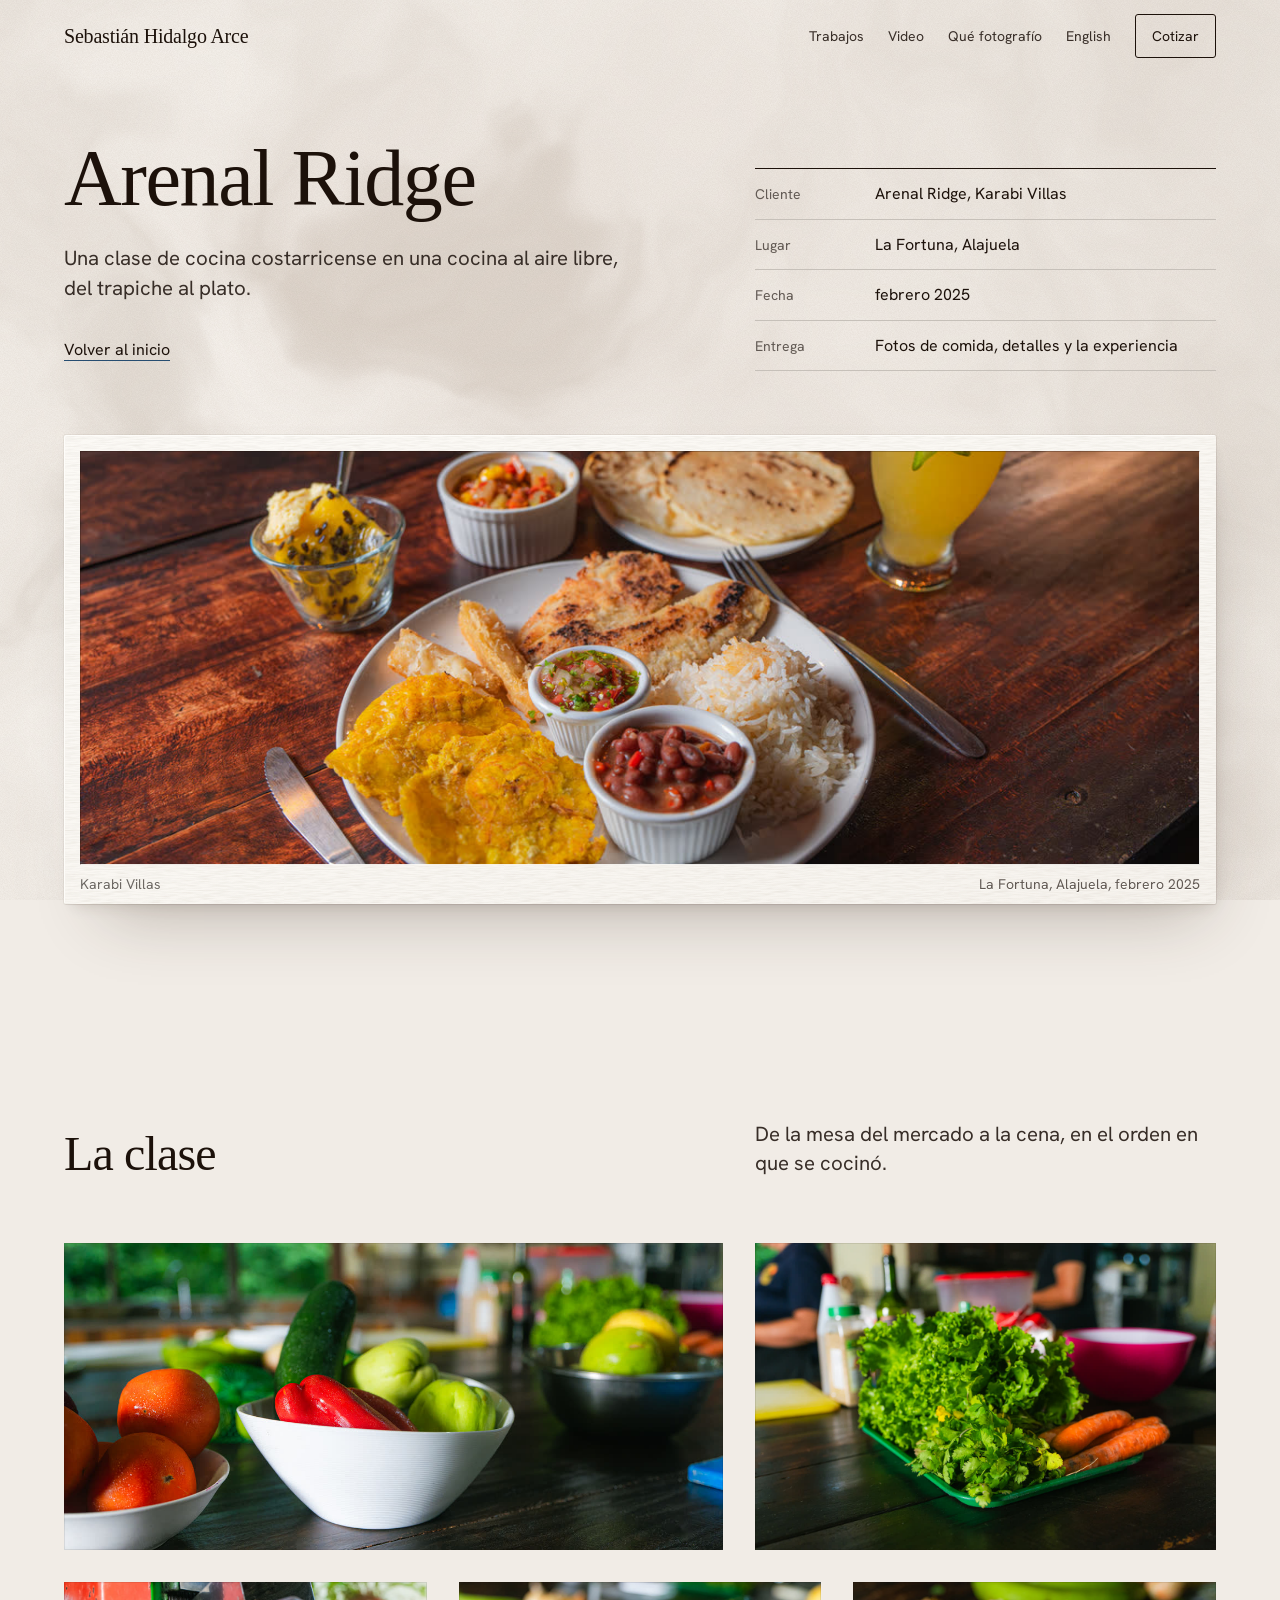
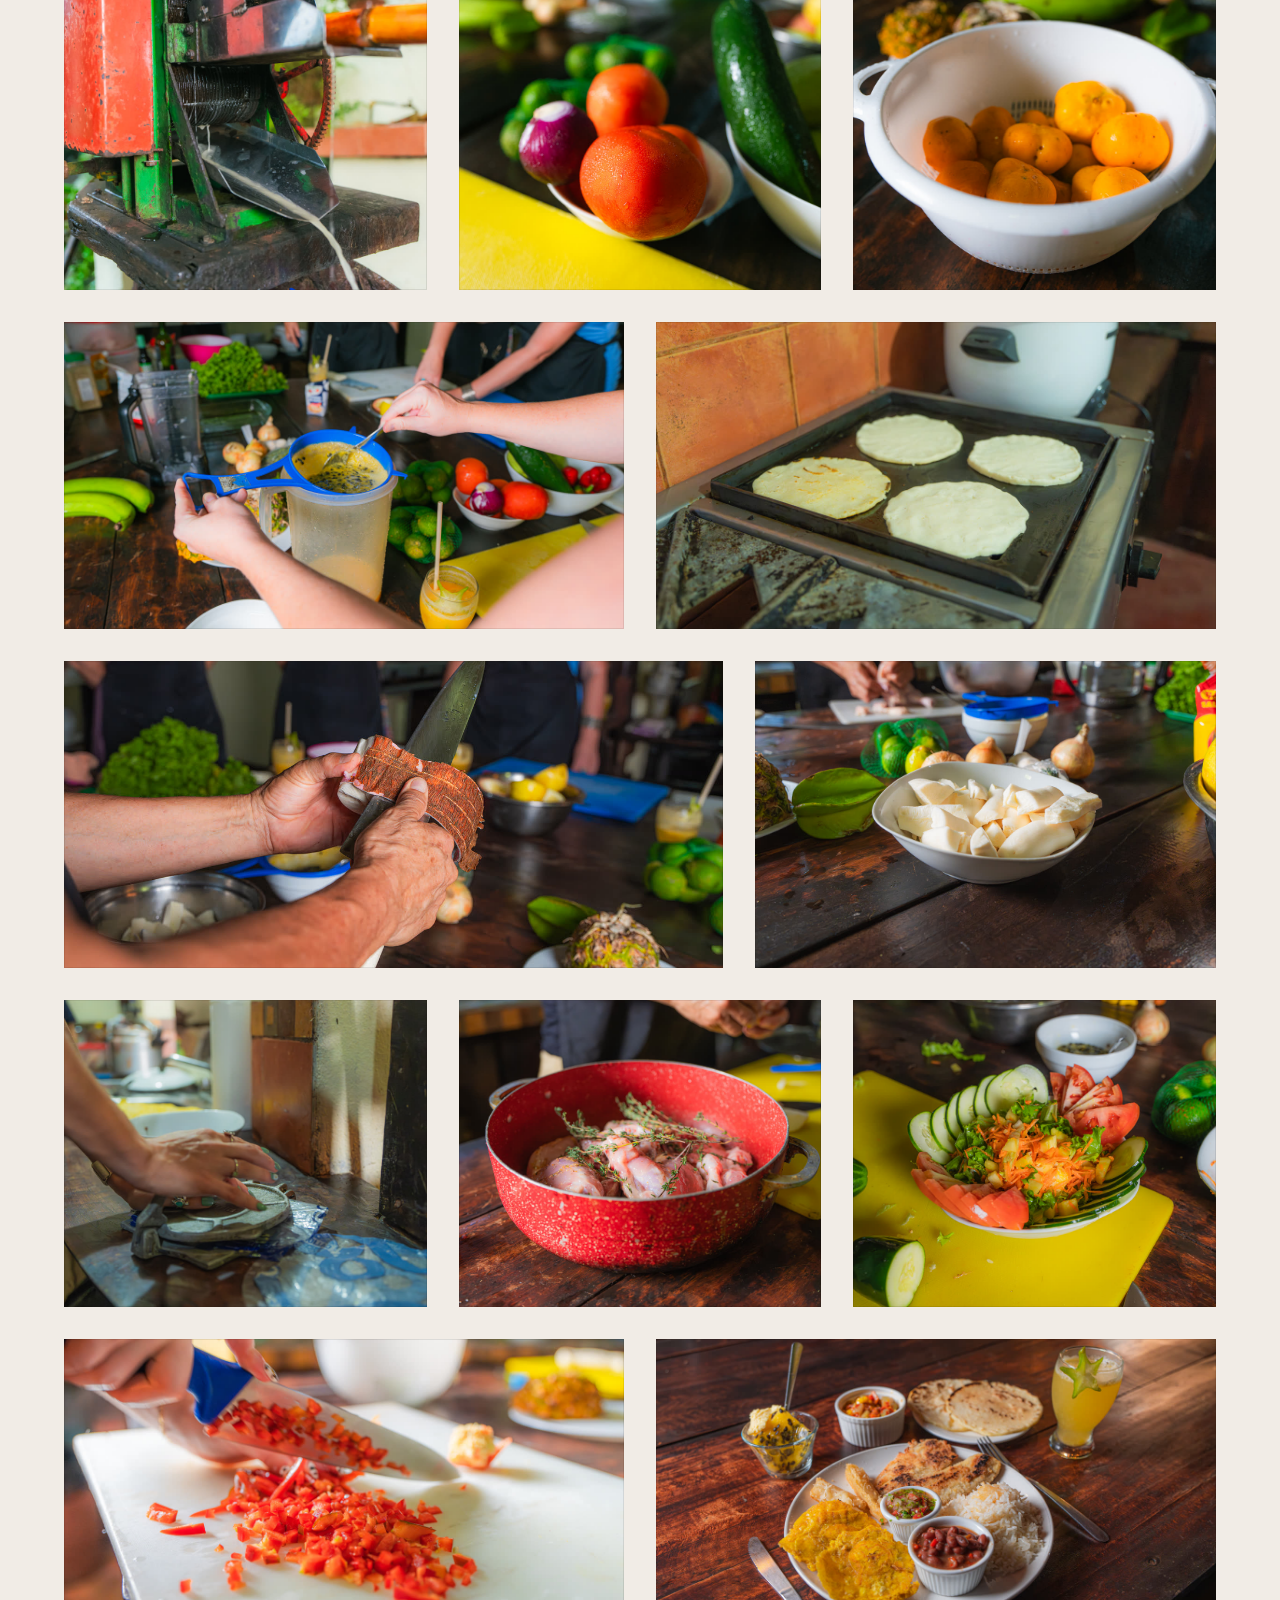
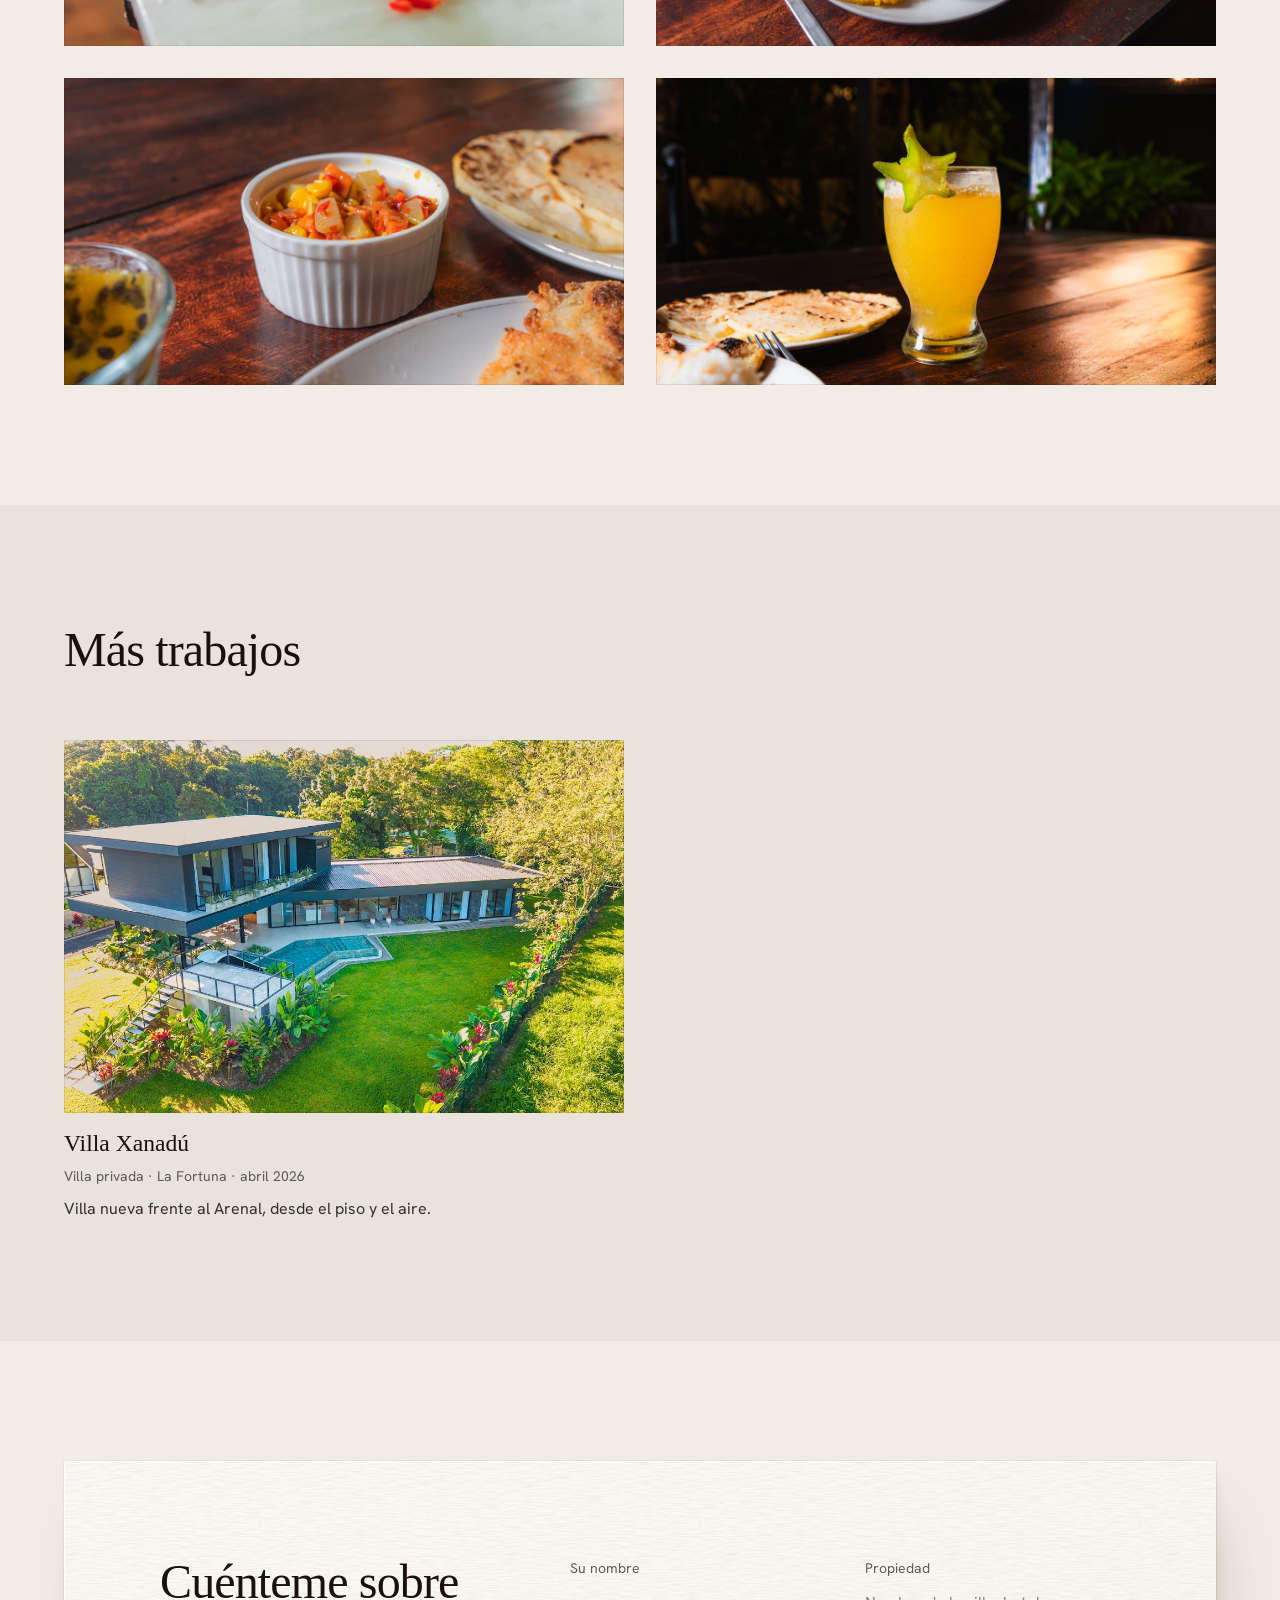
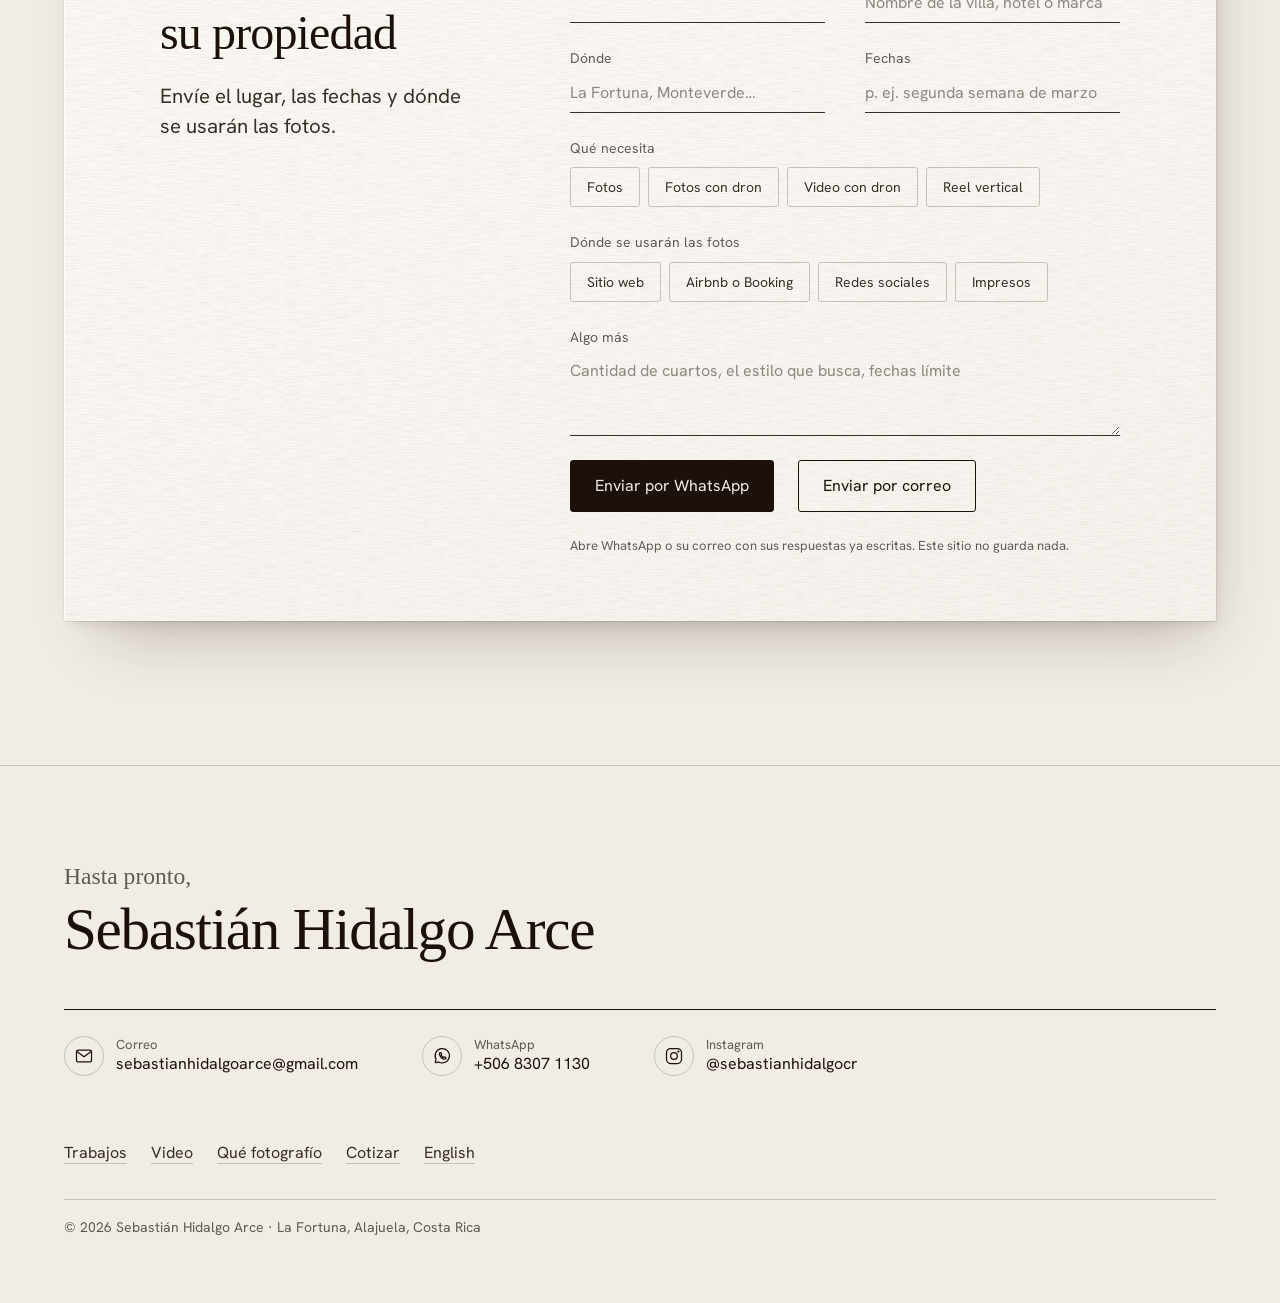
<file: site/es/work/arenal-ridge.html>
<!doctype html>
<html lang="es">
<head>
<meta charset="utf-8">
<meta name="viewport" content="width=device-width, initial-scale=1">
<title>Arenal Ridge, Sebastián Hidalgo Arce</title>
<meta name="description" content="Fotografía de arquitectura, interiores, comida y dron para hoteles, villas y marcas alrededor del volcán Arenal, Costa Rica.">
<link rel="alternate" hreflang="en" href="../../work/arenal-ridge.html">
<link rel="alternate" hreflang="es" href="../../es/work/arenal-ridge.html">
<link rel="icon" href="../../favicon.svg" type="image/svg+xml">
<link rel="apple-touch-icon" href="../../img/apple-touch-icon.png">
<meta name="theme-color" content="#efe9e1">
<meta property="og:type" content="website">
<meta property="og:site_name" content="Sebastián Hidalgo Arce">
<meta property="og:title" content="Arenal Ridge, Sebastián Hidalgo Arce">
<meta property="og:description" content="Fotografía de arquitectura, interiores, comida y dron para hoteles, villas y marcas alrededor del volcán Arenal, Costa Rica.">
<meta property="og:url" content="https://sebastian-hidalgo-photo.arenalweb.workers.dev/es/work/arenal-ridge.html">
<meta property="og:image" content="https://sebastian-hidalgo-photo.arenalweb.workers.dev/img/og.jpg">
<meta property="og:image:width" content="1200">
<meta property="og:image:height" content="630">
<meta property="og:image:alt" content="Una piscina infinita que corre hacia el jardín y el volcán Arenal bajo un cielo despejado">
<meta property="og:locale" content="es_CR">
<meta name="twitter:card" content="summary_large_image">
<link rel="preconnect" href="https://api.fontshare.com" crossorigin>
<link rel="preconnect" href="https://fonts.googleapis.com">
<link rel="preconnect" href="https://fonts.gstatic.com" crossorigin>
<link href="https://api.fontshare.com/v2/css?f[]=sentient@300,400&display=swap" rel="stylesheet">
<link href="https://fonts.googleapis.com/css2?family=Hanken+Grotesk:wght@400&display=swap" rel="stylesheet">
<script>document.documentElement.classList.add('js');</script>
<link rel="stylesheet" href="../../style.css?v=0f44a938">
</head>
<body>
<a class="skip" href="#main">Saltar al contenido</a>

<div class="air" aria-hidden="true">
  <canvas class="air__field" data-air-canvas></canvas>
</div>
<header class="nav">
  <div class="container nav__bar">
    <a class="wordmark" href="../../es/index.html" aria-label="Sebastián Hidalgo Arce, inicio">Sebastián Hidalgo Arce</a>
    <nav aria-label="Principal">
      <ul class="nav__links">
        <li><a href="../../es/index.html#work">Trabajos</a></li>
        <li><a href="../../es/index.html#film">Video</a></li>
        <li><a href="../../es/index.html#services">Qué fotografío</a></li>
        <li class="nav__keep"><a class="nav__lang" href="../../work/arenal-ridge.html" hreflang="en" lang="en">English</a></li>
        <li class="nav__keep"><a class="btn btn--small" href="#contact">Cotizar</a></li>
      </ul>
    </nav>
  </div>
</header>

<main id="main">

  <section class="project-hero" data-air-zone aria-labelledby="project-title">
    <div class="container project-hero__inner">
      <div class="project-hero__text">
        <h1 id="project-title">Arenal Ridge</h1>
        <p class="lead">Una clase de cocina costarricense en una cocina al aire libre, del trapiche al plato.</p>
        <a class="link" href="../../es/index.html">Volver al inicio</a>
      </div>
      <dl class="facts">
          <div><dt>Cliente</dt><dd>Arenal Ridge, Karabi Villas</dd></div>
          <div><dt>Lugar</dt><dd>La Fortuna, Alajuela</dd></div>
          <div><dt>Fecha</dt><dd>febrero 2025</dd></div>
          <div><dt>Entrega</dt><dd>Fotos de comida, detalles y la experiencia</dd></div>
        </dl>
      <figure class="print stock project-hero__print">
        <a class="print__window" href="../../img/g/ar-04848-2400.jpg" data-viewer="cover" data-caption="Un casado sobre una mesa de madera: patacones, arroz, frijoles, pollo empanizado, tortillas y un fresco con carambola" data-slot="project-cover" data-alt="The project's widest establishing frame">
          <img src="../../img/g/ar-04848-2400.jpg" srcset="../../img/g/ar-04848-1200.jpg 1200w, ../../img/g/ar-04848-2400.jpg 2400w" sizes="(max-width: 60rem) 100vw, 70vw" width="2400" height="1600" alt="Un casado sobre una mesa de madera: patacones, arroz, frijoles, pollo empanizado, tortillas y un fresco con carambola" fetchpriority="high" decoding="async">
        </a>
        <figcaption class="print__label"><span class="pencil">Karabi Villas</span><span>La Fortuna, Alajuela, febrero 2025</span></figcaption>
      </figure>
    </div>
  </section>

  <section class="shoot" id="ground" aria-labelledby="ground-title">
    <div class="container">
      <div class="shoot__head">
        <h2 id="ground-title">La clase</h2>
        <p class="lead">De la mesa del mercado a la cena, en el orden en que se cocinó.</p>
      </div>
      <ul class="gallery">
        <li class="gallery__item" style="--span: 7">
          <a class="gallery__link" href="../../img/g/ar-04116-2400.jpg" data-viewer="ground" data-caption="Tazones de tomates, chiles, pepinos y limones sobre una mesa de madera oscura">
            <img src="../../img/g/ar-04116-1200.jpg" width="1200" height="800" alt="Tazones de tomates, chiles, pepinos y limones sobre una mesa de madera oscura" loading="lazy" decoding="async">
          </a>
        </li>
        <li class="gallery__item" style="--span: 5">
          <a class="gallery__link" href="../../img/g/ar-04127-2400.jpg" data-viewer="ground" data-caption="Una bandeja de lechuga y zanahorias en la mesa de la cocina">
            <img src="../../img/g/ar-04127-1200.jpg" width="1200" height="800" alt="Una bandeja de lechuga y zanahorias en la mesa de la cocina" loading="lazy" decoding="async">
          </a>
        </li>
        <li class="gallery__item" style="--span: 4">
          <a class="gallery__link" href="../../img/g/ar-04175-2400.jpg" data-viewer="ground" data-caption="Jugo de caña saliendo de un trapiche rojo y verde">
            <img src="../../img/g/ar-04175-1200.jpg" width="1200" height="800" alt="Jugo de caña saliendo de un trapiche rojo y verde" loading="lazy" decoding="async">
          </a>
        </li>
        <li class="gallery__item" style="--span: 4">
          <a class="gallery__link" href="../../img/g/ar-04244-2400.jpg" data-viewer="ground" data-caption="Tomates, cebolla morada, pepino y chiles junto a una tabla amarilla">
            <img src="../../img/g/ar-04244-1200.jpg" width="1200" height="800" alt="Tomates, cebolla morada, pepino y chiles junto a una tabla amarilla" loading="lazy" decoding="async">
          </a>
        </li>
        <li class="gallery__item" style="--span: 4">
          <a class="gallery__link" href="../../img/g/ar-04249-2400.jpg" data-viewer="ground" data-caption="Un colador blanco con cítricos pelados">
            <img src="../../img/g/ar-04249-1200.jpg" width="1200" height="800" alt="Un colador blanco con cítricos pelados" loading="lazy" decoding="async">
          </a>
        </li>
        <li class="gallery__item" style="--span: 6">
          <a class="gallery__link" href="../../img/g/ar-04308-2400.jpg" data-viewer="ground" data-caption="Manos colando un fresco natural en una jarra">
            <img src="../../img/g/ar-04308-1200.jpg" width="1200" height="800" alt="Manos colando un fresco natural en una jarra" loading="lazy" decoding="async">
          </a>
        </li>
        <li class="gallery__item" style="--span: 6">
          <a class="gallery__link" href="../../img/g/ar-04462-2400.jpg" data-viewer="ground" data-caption="Tortillas hechas a mano en el comal">
            <img src="../../img/g/ar-04462-1200.jpg" width="1200" height="800" alt="Tortillas hechas a mano en el comal" loading="lazy" decoding="async">
          </a>
        </li>
        <li class="gallery__item" style="--span: 7">
          <a class="gallery__link" href="../../img/g/ar-04508-2400.jpg" data-viewer="ground" data-caption="Manos pelando yuca con un cuchillo">
            <img src="../../img/g/ar-04508-1200.jpg" width="1200" height="800" alt="Manos pelando yuca con un cuchillo" loading="lazy" decoding="async">
          </a>
        </li>
        <li class="gallery__item" style="--span: 5">
          <a class="gallery__link" href="../../img/g/ar-04604-2400.jpg" data-viewer="ground" data-caption="Un tazón de yuca pelada junto a cebollas, limones y una carambola">
            <img src="../../img/g/ar-04604-1200.jpg" width="1200" height="800" alt="Un tazón de yuca pelada junto a cebollas, limones y una carambola" loading="lazy" decoding="async">
          </a>
        </li>
        <li class="gallery__item" style="--span: 4">
          <a class="gallery__link" href="../../img/g/ar-04677-2400.jpg" data-viewer="ground" data-caption="Masa prensada en una tortillera forrada">
            <img src="../../img/g/ar-04677-1200.jpg" width="1200" height="800" alt="Masa prensada en una tortillera forrada" loading="lazy" decoding="async">
          </a>
        </li>
        <li class="gallery__item" style="--span: 4">
          <a class="gallery__link" href="../../img/g/ar-04686-2400.jpg" data-viewer="ground" data-caption="Pollo con tomillo fresco en una olla roja">
            <img src="../../img/g/ar-04686-1200.jpg" width="1200" height="800" alt="Pollo con tomillo fresco en una olla roja" loading="lazy" decoding="async">
          </a>
        </li>
        <li class="gallery__item" style="--span: 4">
          <a class="gallery__link" href="../../img/g/ar-04735-2400.jpg" data-viewer="ground" data-caption="Una ensalada de lechuga, zanahoria, tomate y pepino sobre una tabla amarilla">
            <img src="../../img/g/ar-04735-1200.jpg" width="1200" height="800" alt="Una ensalada de lechuga, zanahoria, tomate y pepino sobre una tabla amarilla" loading="lazy" decoding="async">
          </a>
        </li>
        <li class="gallery__item" style="--span: 6">
          <a class="gallery__link" href="../../img/g/ar-04777-2400.jpg" data-viewer="ground" data-caption="Un cuchillo picando chile dulce rojo sobre una tabla blanca">
            <img src="../../img/g/ar-04777-1200.jpg" width="1200" height="800" alt="Un cuchillo picando chile dulce rojo sobre una tabla blanca" loading="lazy" decoding="async">
          </a>
        </li>
        <li class="gallery__item" style="--span: 6">
          <a class="gallery__link" href="../../img/g/ar-04848-2400.jpg" data-viewer="ground" data-caption="El casado terminado con patacones, arroz, frijoles y pollo">
            <img src="../../img/g/ar-04848-1200.jpg" width="1200" height="800" alt="El casado terminado con patacones, arroz, frijoles y pollo" loading="lazy" decoding="async">
          </a>
        </li>
        <li class="gallery__item" style="--span: 6">
          <a class="gallery__link" href="../../img/g/ar-04861-2400.jpg" data-viewer="ground" data-caption="Picadillo de elote, papa y chile junto a tortillas">
            <img src="../../img/g/ar-04861-1200.jpg" width="1200" height="800" alt="Picadillo de elote, papa y chile junto a tortillas" loading="lazy" decoding="async">
          </a>
        </li>
        <li class="gallery__item" style="--span: 6">
          <a class="gallery__link" href="../../img/g/ar-04875-2400.jpg" data-viewer="ground" data-caption="Un fresco con carambola en la mesa de noche">
            <img src="../../img/g/ar-04875-1200.jpg" width="1200" height="800" alt="Un fresco con carambola en la mesa de noche" loading="lazy" decoding="async">
          </a>
        </li>
      </ul>
    </div>
  </section>




  <section class="work work--more" aria-labelledby="more-title">
    <div class="container">
      <div class="work__head">
        <h2 id="more-title">Más trabajos</h2>
      </div>
      <ul class="work__grid">
        <li>
          <a class="work__card" href="../../es/work/villa-xanadu.html">
            <span class="work__frame"><img src="../../img/g/dr-0057-1200.jpg" srcset="../../img/g/dr-0057-1200.jpg 1200w, ../../img/g/dr-0057-2400.jpg 2400w" sizes="(max-width: 60rem) 100vw, 50vw" width="2400" height="1350" alt="Villa Xanadú desde un dron: dos pisos, una piscina en L y un jardín bordeado de heliconias" loading="lazy" decoding="async"></span>
            <span class="work__name">Villa Xanadú</span>
            <span class="work__meta">Villa privada · La Fortuna · <span class="num">abril 2026</span></span>
            <span class="work__line">Villa nueva frente al Arenal, desde el piso y el aire.</span>
          </a>
        </li>
      </ul>
    </div>
  </section>
  <section class="contact" id="contact" data-air-zone aria-labelledby="contact-title">
    <div class="container contact__inner">
      <div class="card stock">
        <div class="card__head">
          <h2 id="contact-title">Cuénteme sobre su propiedad</h2>
          <p class="card__line">Envíe el lugar, las fechas y dónde se usarán las fotos.</p>
        </div>
        <form class="enquiry" data-enquiry data-wa="https://wa.me/50683071130" data-mail="sebastianhidalgoarce@gmail.com" data-subject="Consulta de sesión de fotos" data-hello="Hola Sebastián, quisiera cotizar una sesión." hidden>
          <div class="enquiry__grid">
            <label class="field"><span>Su nombre</span><input name="name" autocomplete="name" data-line="Nombre" required></label>
            <label class="field"><span>Propiedad</span><input name="property" placeholder="Nombre de la villa, hotel o marca" required></label>
            <label class="field"><span>Dónde</span><input name="place" placeholder="La Fortuna, Monteverde…"></label>
            <label class="field"><span>Fechas</span><input name="dates" placeholder="p. ej. segunda semana de marzo"></label>
          </div>
          <fieldset class="enquiry__group" data-line="Necesito"><legend>Qué necesita</legend>
            <div class="ticks">
              <label class="tick"><input type="checkbox" name="need" value="Fotos"> <span>Fotos</span></label>
              <label class="tick"><input type="checkbox" name="need" value="Fotos con dron"> <span>Fotos con dron</span></label>
              <label class="tick"><input type="checkbox" name="need" value="Video con dron"> <span>Video con dron</span></label>
              <label class="tick"><input type="checkbox" name="need" value="Reel vertical"> <span>Reel vertical</span></label>
            </div>
          </fieldset>
          <fieldset class="enquiry__group" data-line="Para"><legend>Dónde se usarán las fotos</legend>
            <div class="ticks">
              <label class="tick"><input type="checkbox" name="use" value="Sitio web"> <span>Sitio web</span></label>
              <label class="tick"><input type="checkbox" name="use" value="Airbnb o Booking"> <span>Airbnb o Booking</span></label>
              <label class="tick"><input type="checkbox" name="use" value="Redes sociales"> <span>Redes sociales</span></label>
              <label class="tick"><input type="checkbox" name="use" value="Impresos"> <span>Impresos</span></label>
            </div>
          </fieldset>
          <label class="field"><span>Algo más</span><textarea name="message" rows="3" placeholder="Cantidad de cuartos, el estilo que busca, fechas límite"></textarea></label>
          <div class="actions">
            <button class="btn btn--solid" type="submit" value="wa">Enviar por WhatsApp</button>
            <button class="btn" type="submit" value="mail">Enviar por correo</button>
          </div>
          <p class="enquiry__note">Abre WhatsApp o su correo con sus respuestas ya escritas. Este sitio no guarda nada.</p>
        </form>
      </div>
    </div>
  </section>

</main>

<footer class="footer">
  <div class="container footer__inner">
    <p class="footer__signoff">Hasta pronto,</p>
    <p class="footer__name">Sebastián Hidalgo Arce</p>
    <ul class="footer__contact">
      <li><a class="reach" href="mailto:sebastianhidalgoarce@gmail.com?subject=Consulta%20de%20sesi%C3%B3n%20de%20fotos"><svg class="reach__icon" width="22" height="22" viewBox="0 0 24 24" fill="none" stroke="currentColor" stroke-width="1.5" stroke-linecap="round" stroke-linejoin="round" aria-hidden="true"><rect x="3" y="5" width="18" height="14" rx="2"/><path d="m3.5 6.5 8.5 6.5 8.5-6.5"/></svg><span class="reach__text"><span class="reach__kind">Correo</span>sebastianhidalgoarce@gmail.com</span></a></li>
      <li><a class="reach" href="https://wa.me/50683071130?text=Hola%20Sebasti%C3%A1n%2C%20quisiera%20consultar%20por%20una%20sesi%C3%B3n%20de%20fotos%20para%20mi%20propiedad."><svg class="reach__icon" width="22" height="22" viewBox="0 0 24 24" fill="none" stroke="currentColor" stroke-width="1.5" stroke-linecap="round" stroke-linejoin="round" aria-hidden="true"><path d="M3.6 20.4 4.9 16A8.6 8.6 0 1 1 8 19.1z"/><path d="M9.2 8.4c.2-.4.5-.5.8-.5h.5c.2 0 .4.1.5.4l.6 1.5c.1.2 0 .5-.1.7l-.5.6c.6 1.1 1.4 1.9 2.5 2.5l.6-.5c.2-.2.5-.2.7-.1l1.5.6c.3.1.4.3.4.5v.5c0 .3-.1.6-.5.8-.6.4-1.4.5-2.1.3-2.4-.7-4.3-2.6-5-5-.2-.7-.1-1.5.1-2.3z"/></svg><span class="reach__text"><span class="reach__kind">WhatsApp</span>+506&nbsp;8307&nbsp;1130</span></a></li>
      <li><a class="reach" href="https://www.instagram.com/sebastianhidalgocr/" rel="me"><svg class="reach__icon" width="22" height="22" viewBox="0 0 24 24" fill="none" stroke="currentColor" stroke-width="1.5" stroke-linecap="round" stroke-linejoin="round" aria-hidden="true"><rect x="3" y="3" width="18" height="18" rx="5"/><circle cx="12" cy="12" r="4"/><circle cx="17.3" cy="6.7" r="0.6" fill="currentColor"/></svg><span class="reach__text"><span class="reach__kind">Instagram</span>@sebastianhidalgocr</span></a></li>
    </ul>
    <nav class="footer__nav" aria-label="Pie de página">
      <ul class="footer__links">
        <li><a href="../../es/index.html#work">Trabajos</a></li>
        <li><a href="../../es/index.html#film">Video</a></li>
        <li><a href="../../es/index.html#services">Qué fotografío</a></li>
        <li><a href="#contact">Cotizar</a></li>
        <li><a href="../../work/arenal-ridge.html" hreflang="en" lang="en">English</a></li>
      </ul>
    </nav>
    <div class="footer__base">
      <p>© 2026 Sebastián Hidalgo Arce · La Fortuna, Alajuela, Costa Rica</p>
    </div>
  </div>
</footer>

<dialog class="viewer" aria-label="Visor de fotos" data-of="de">
  <figure class="viewer__fig">
    <figcaption class="viewer__cap"><span class="viewer__text"></span><span class="viewer__count num"></span></figcaption>
  </figure>
  <button class="viewer__btn viewer__btn--prev" type="button" data-viewer-prev aria-label="Foto anterior"><svg width="24" height="24" viewBox="0 0 24 24" fill="none" stroke="currentColor" stroke-width="1.5" stroke-linecap="round" stroke-linejoin="round" aria-hidden="true"><path d="m15 18-6-6 6-6"/></svg></button>
  <button class="viewer__btn viewer__btn--next" type="button" data-viewer-next aria-label="Foto siguiente"><svg width="24" height="24" viewBox="0 0 24 24" fill="none" stroke="currentColor" stroke-width="1.5" stroke-linecap="round" stroke-linejoin="round" aria-hidden="true"><path d="m9 18 6-6-6-6"/></svg></button>
  <button class="viewer__btn viewer__btn--close" type="button" data-viewer-close aria-label="Cerrar"><svg width="24" height="24" viewBox="0 0 24 24" fill="none" stroke="currentColor" stroke-width="1.5" stroke-linecap="round" stroke-linejoin="round" aria-hidden="true"><path d="M18 6 6 18"/><path d="m6 6 12 12"/></svg></button>
</dialog>

<script src="../../site.js?v=0f44a938" defer></script>
<script>window.hallmarkSlots = (m) => { for (const [k, v] of Object.entries(m)) { const s = document.querySelector(`[data-slot="${k}"]`); if (!s) continue; const im = new Image(); im.src = typeof v === 'string' ? v : v.src; im.alt = (typeof v === 'object' && v.alt) || s.dataset.alt || ''; s.querySelectorAll(':scope > img').forEach((o) => o.remove()); s.prepend(im); } };
document.querySelectorAll('[data-slot] img').forEach((i) => { if (i.complete && !i.naturalWidth) i.remove(); else i.addEventListener('error', () => i.remove(), { once: true }); });</script>
</body>
</html>
</file>
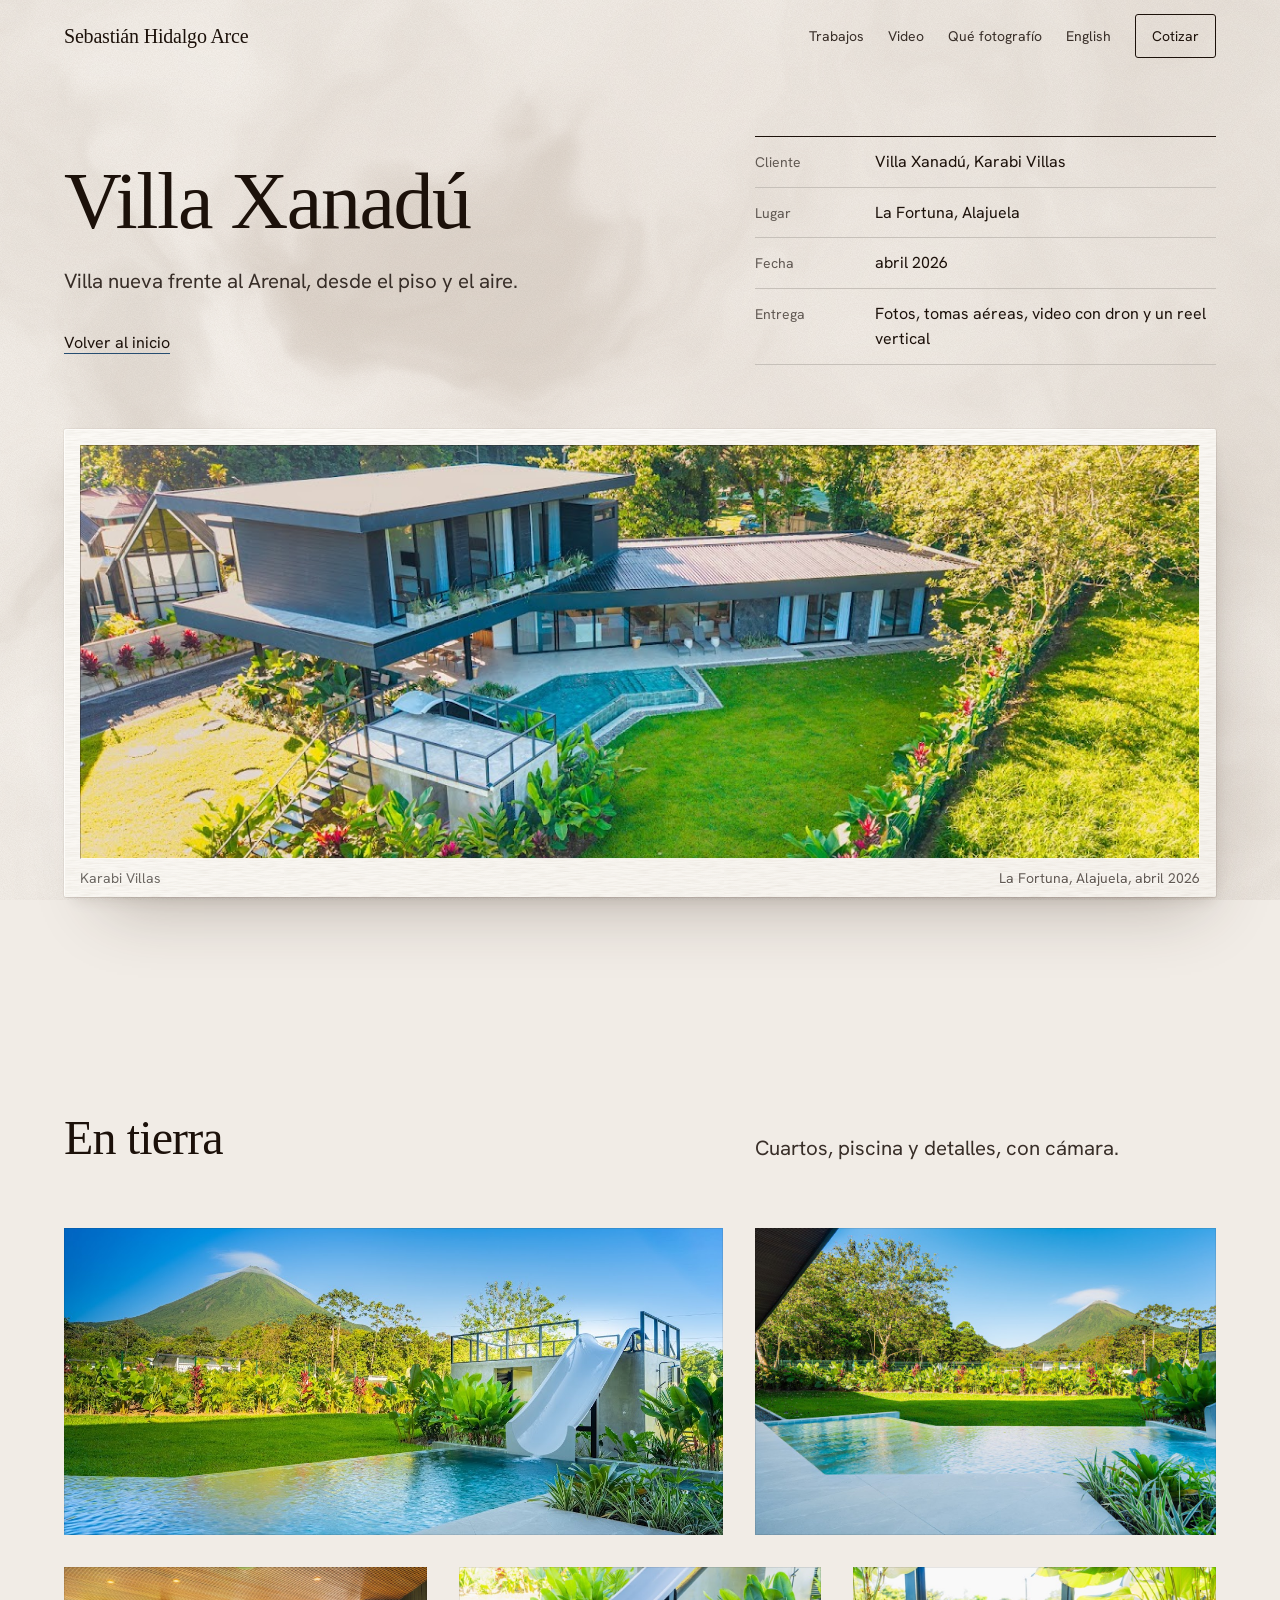
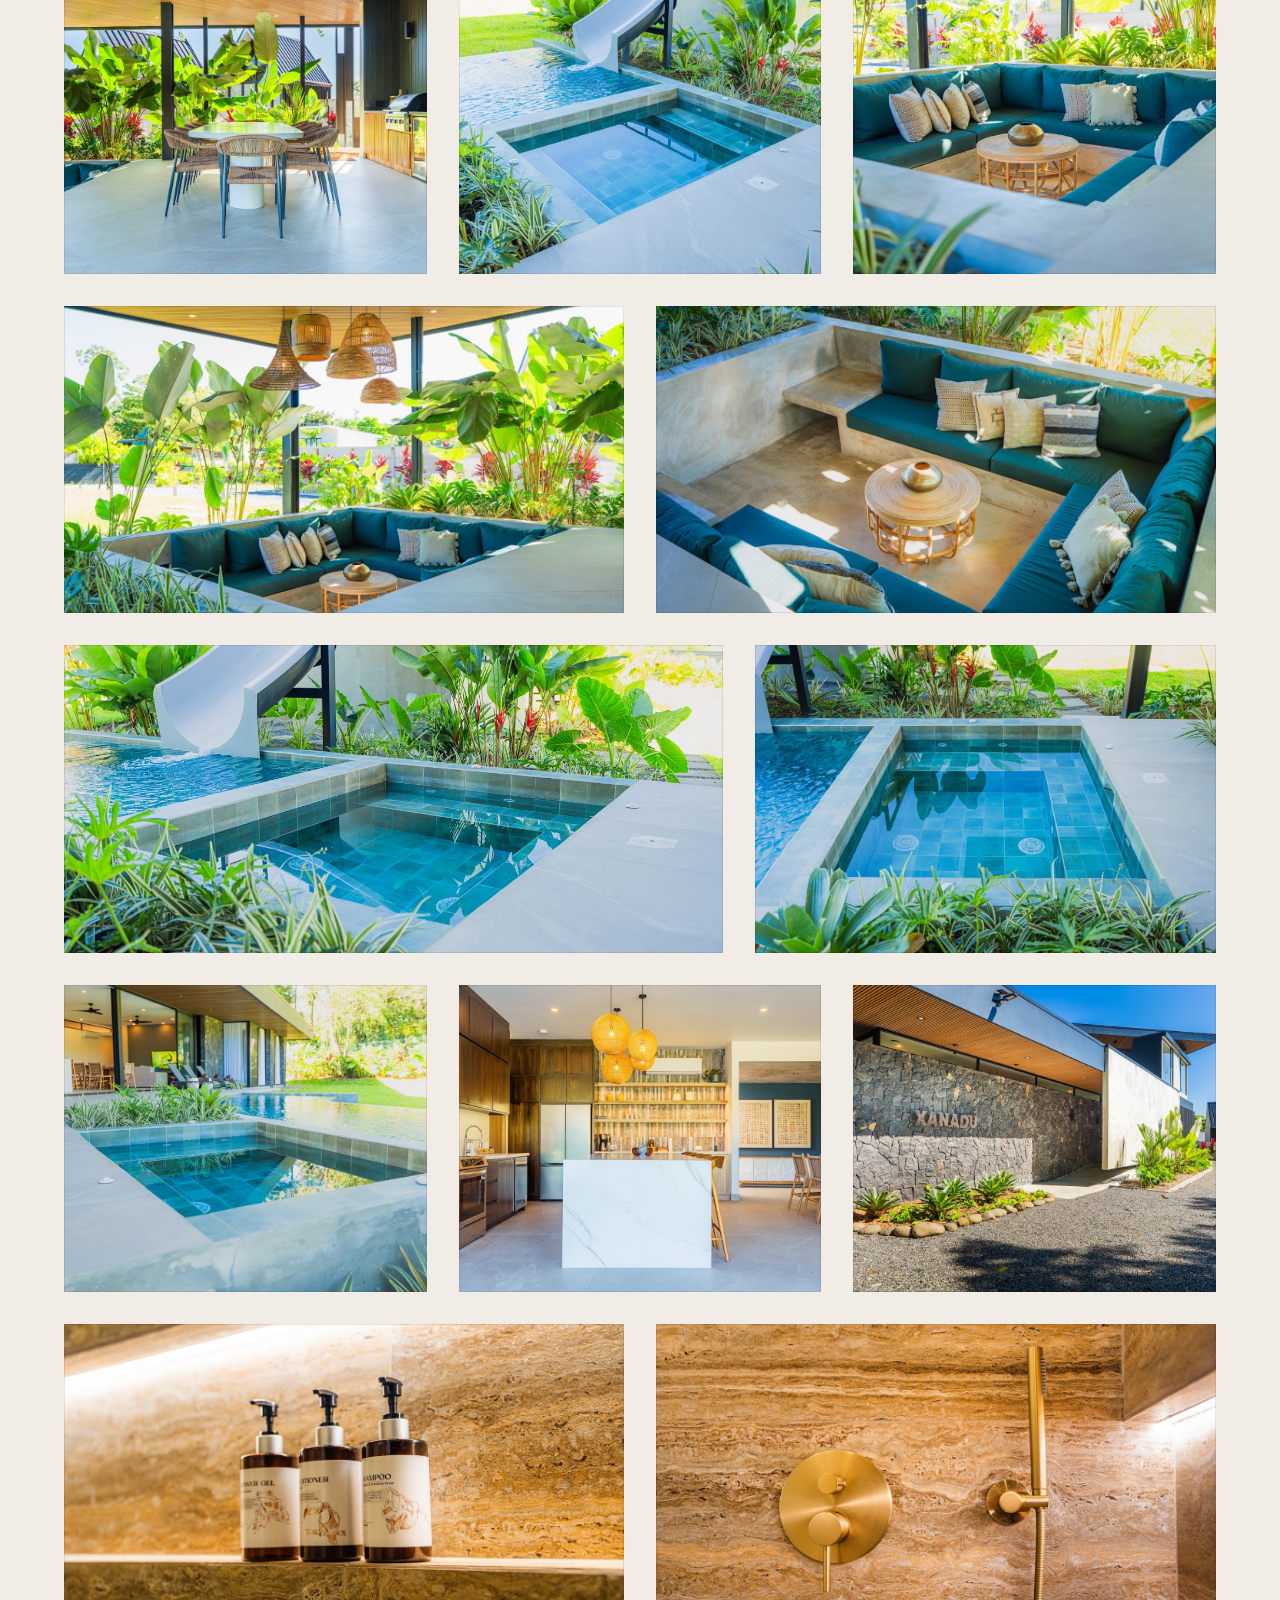
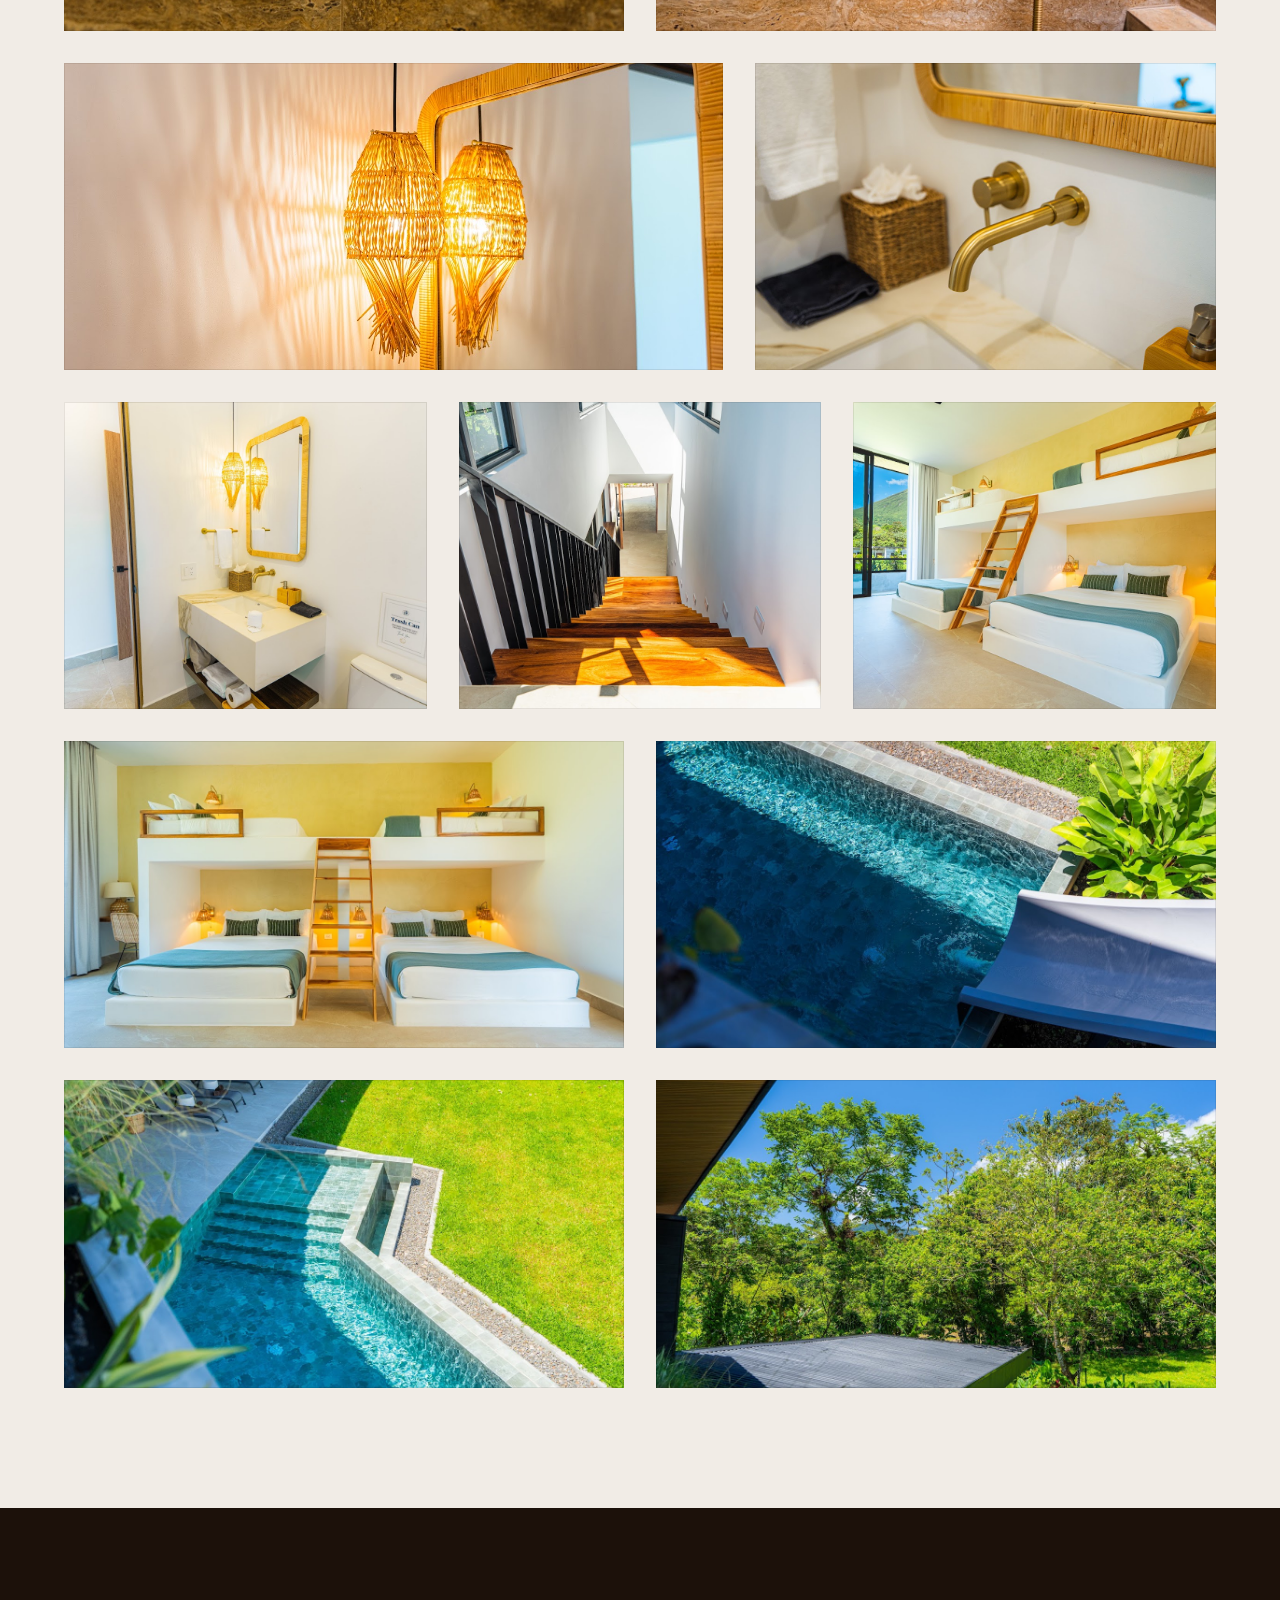
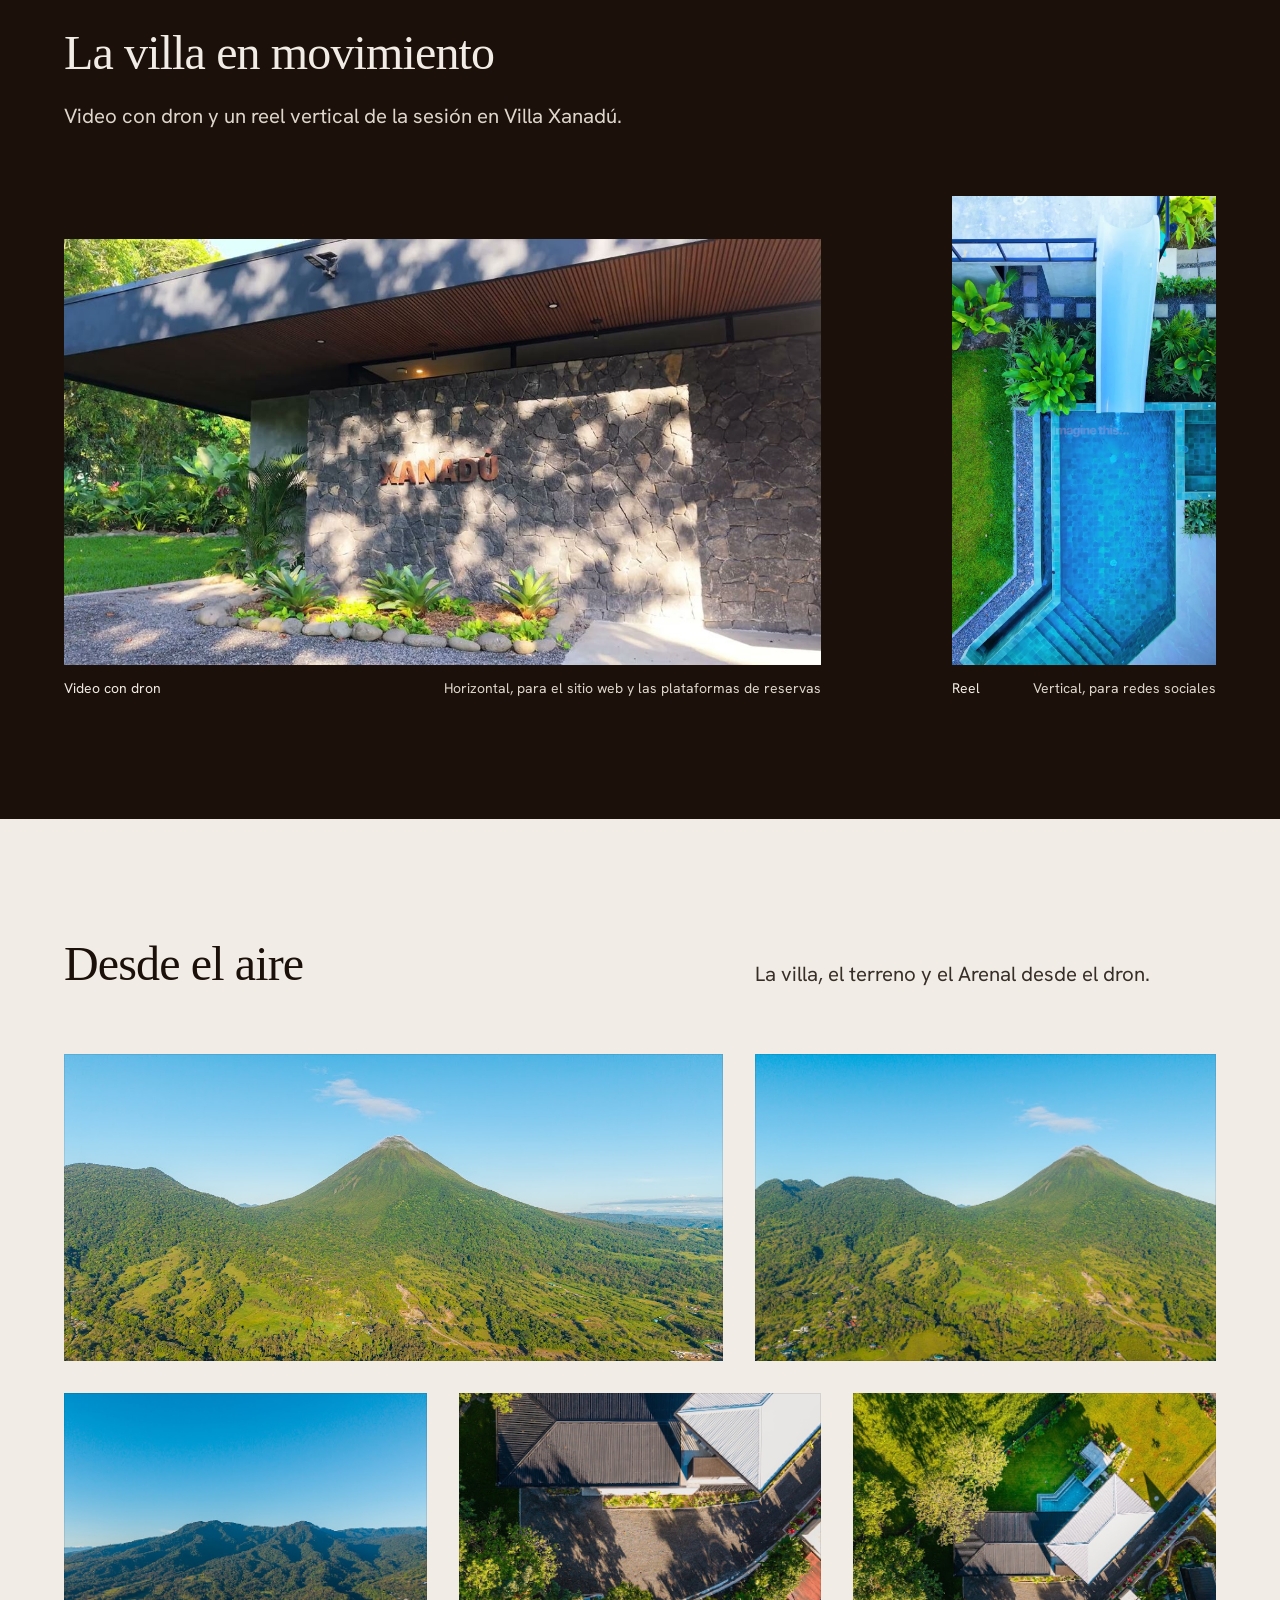
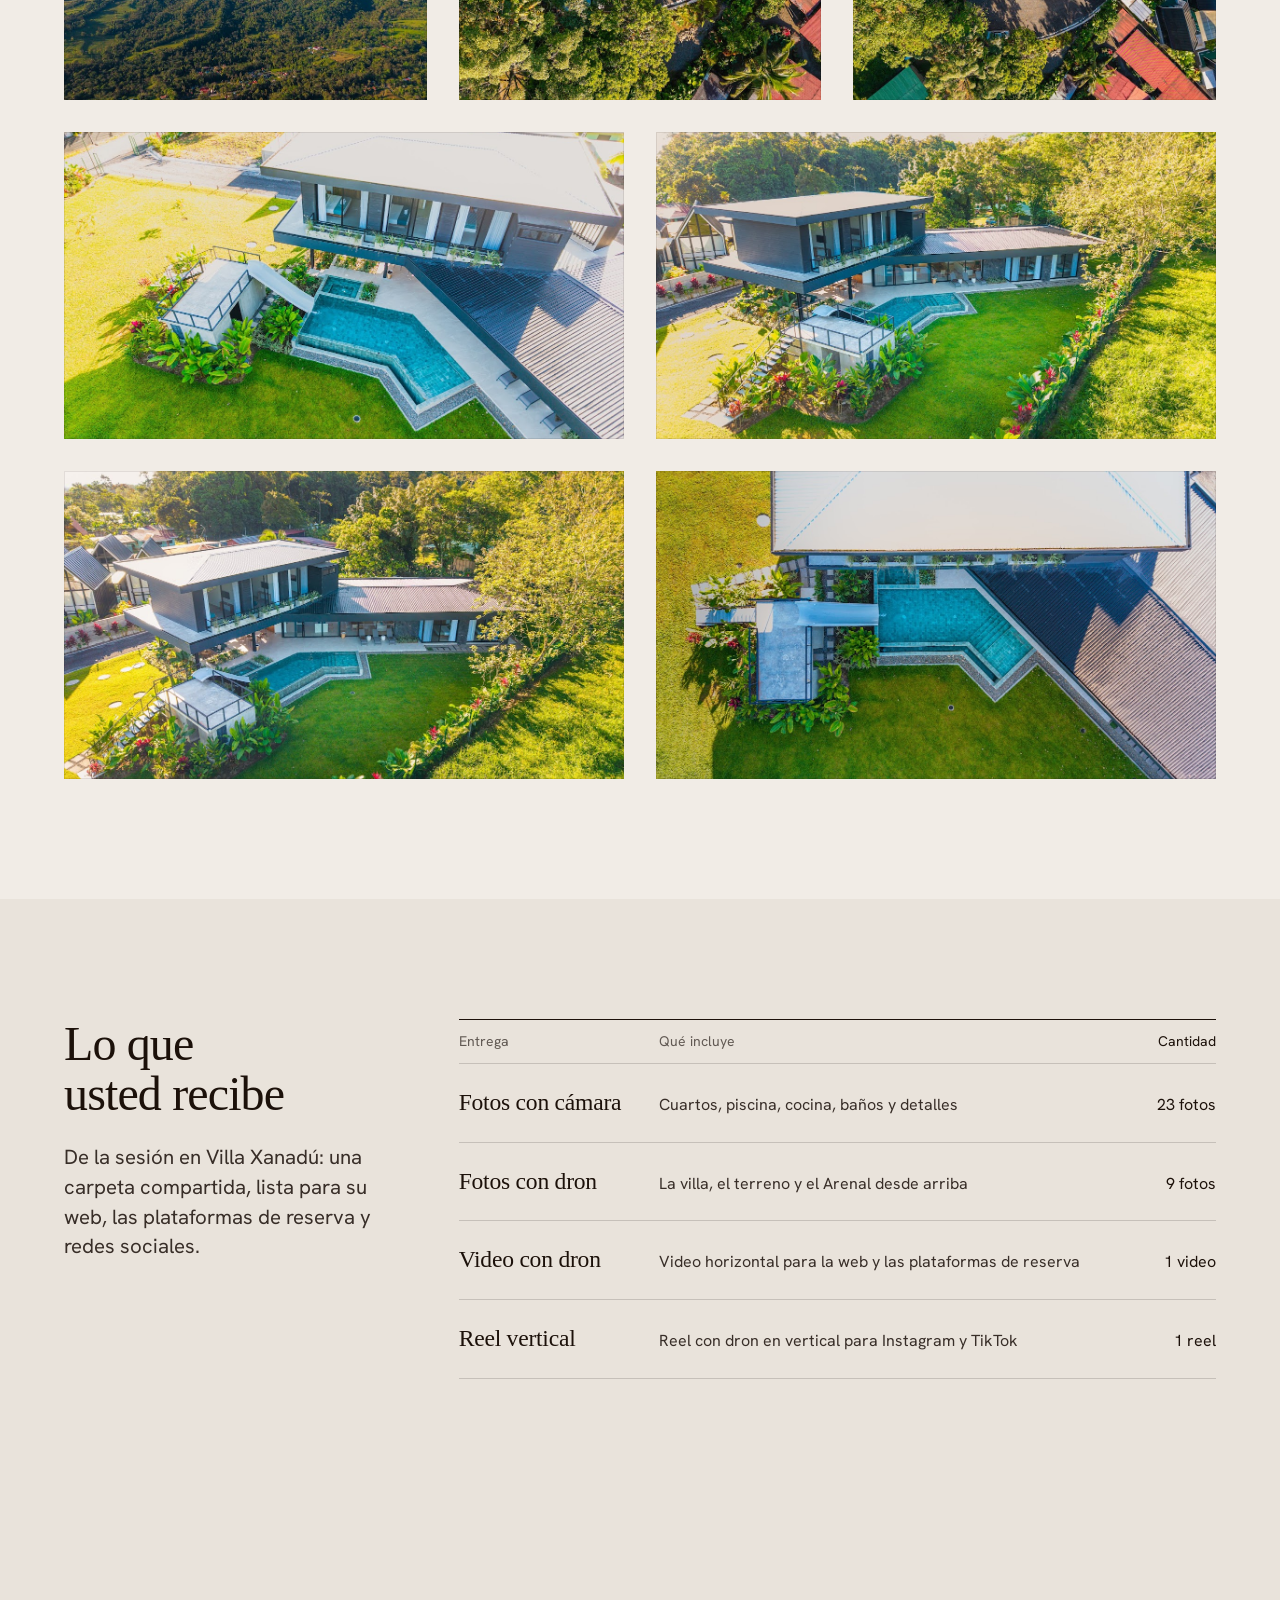
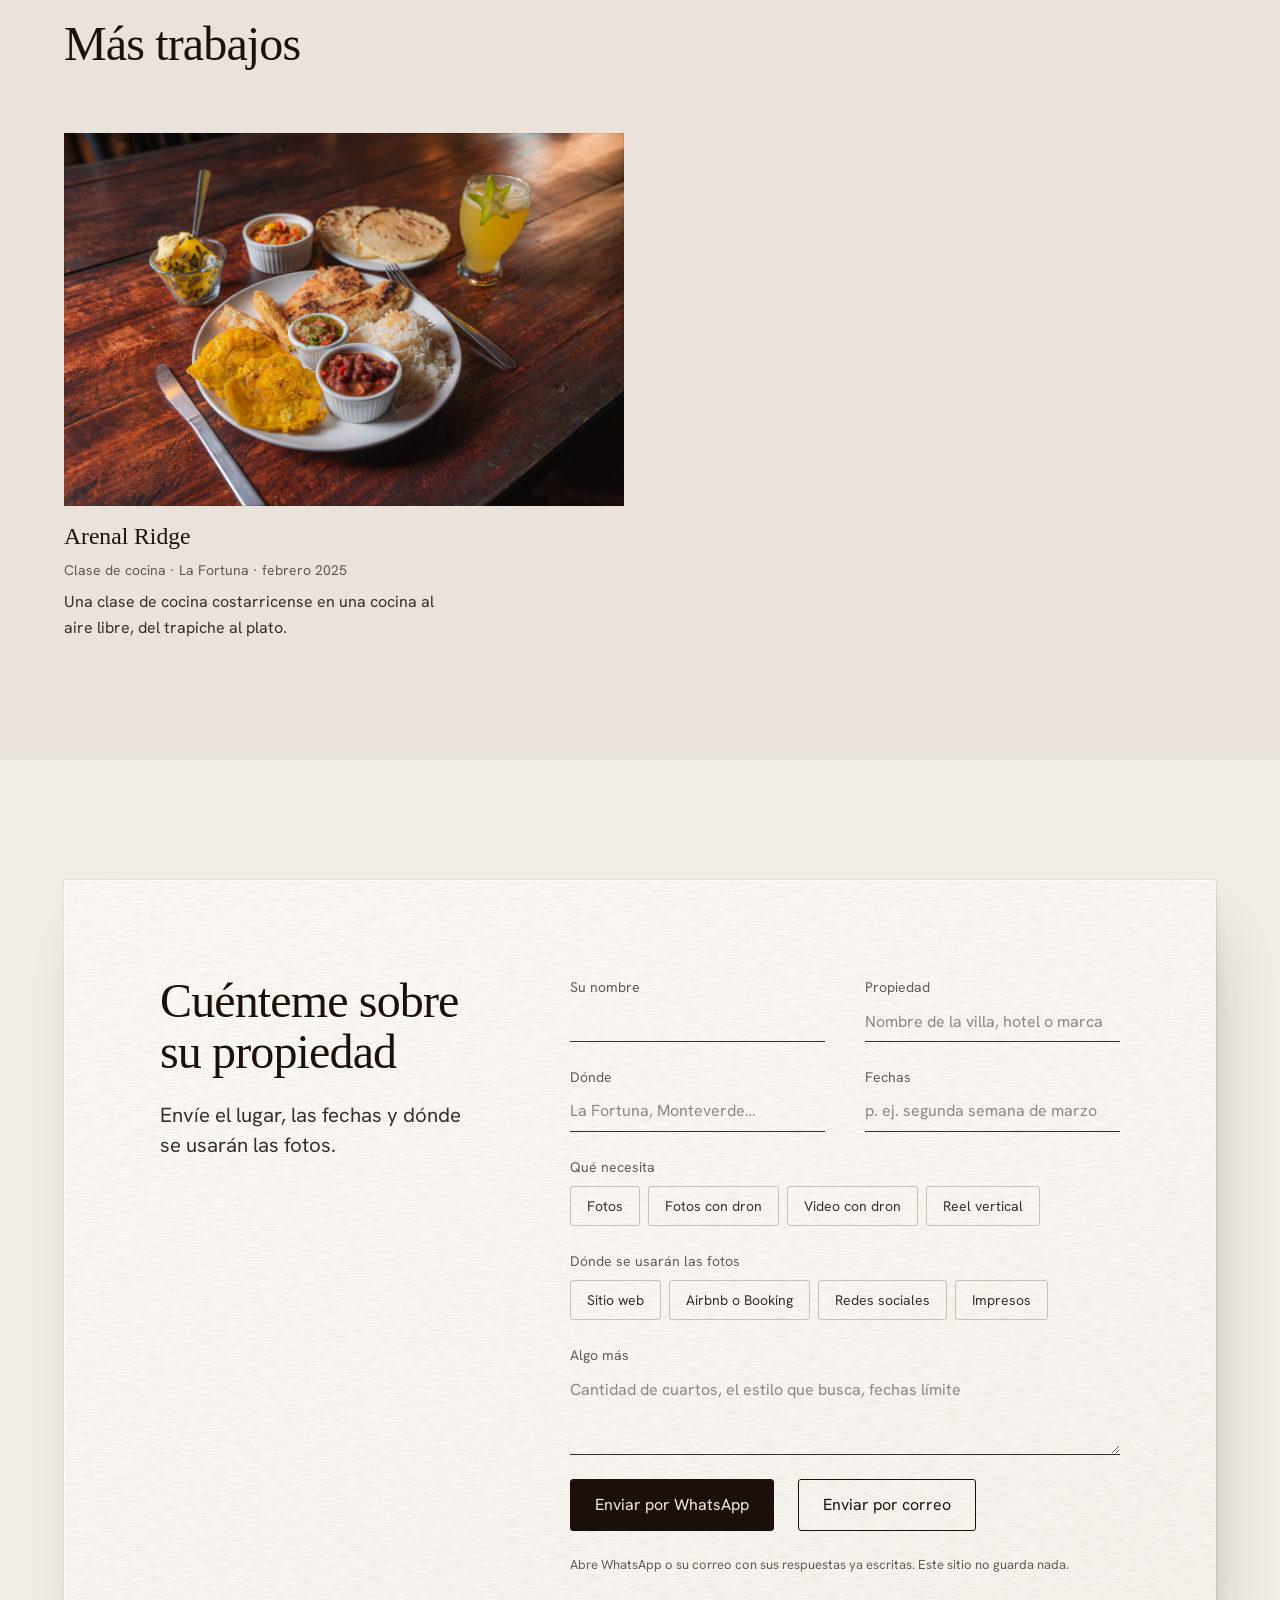
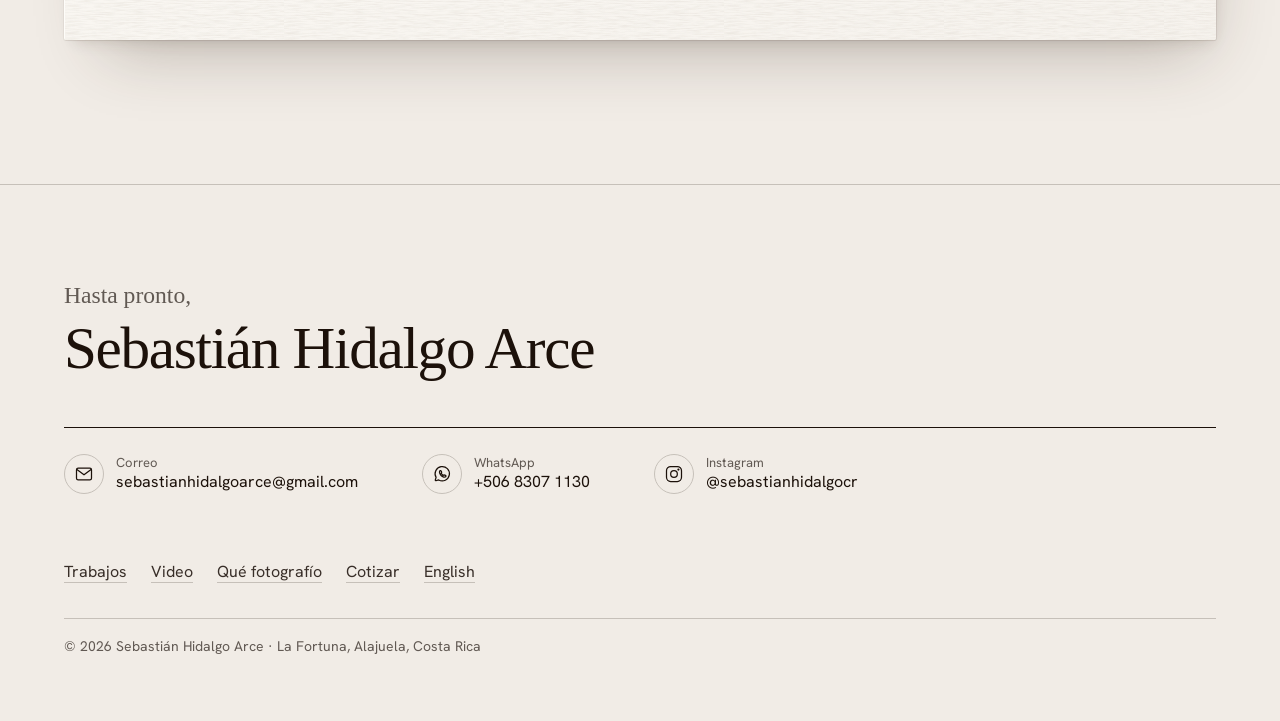
<file: site/es/work/villa-xanadu.html>
<!doctype html>
<html lang="es">
<head>
<meta charset="utf-8">
<meta name="viewport" content="width=device-width, initial-scale=1">
<title>Villa Xanadú, Sebastián Hidalgo Arce</title>
<meta name="description" content="Fotografía de arquitectura, interiores, comida y dron para hoteles, villas y marcas alrededor del volcán Arenal, Costa Rica.">
<link rel="alternate" hreflang="en" href="../../work/villa-xanadu.html">
<link rel="alternate" hreflang="es" href="../../es/work/villa-xanadu.html">
<link rel="icon" href="../../favicon.svg" type="image/svg+xml">
<link rel="apple-touch-icon" href="../../img/apple-touch-icon.png">
<meta name="theme-color" content="#efe9e1">
<meta property="og:type" content="website">
<meta property="og:site_name" content="Sebastián Hidalgo Arce">
<meta property="og:title" content="Villa Xanadú, Sebastián Hidalgo Arce">
<meta property="og:description" content="Fotografía de arquitectura, interiores, comida y dron para hoteles, villas y marcas alrededor del volcán Arenal, Costa Rica.">
<meta property="og:url" content="https://sebastian-hidalgo-photo.arenalweb.workers.dev/es/work/villa-xanadu.html">
<meta property="og:image" content="https://sebastian-hidalgo-photo.arenalweb.workers.dev/img/og.jpg">
<meta property="og:image:width" content="1200">
<meta property="og:image:height" content="630">
<meta property="og:image:alt" content="Una piscina infinita que corre hacia el jardín y el volcán Arenal bajo un cielo despejado">
<meta property="og:locale" content="es_CR">
<meta name="twitter:card" content="summary_large_image">
<link rel="preconnect" href="https://api.fontshare.com" crossorigin>
<link rel="preconnect" href="https://fonts.googleapis.com">
<link rel="preconnect" href="https://fonts.gstatic.com" crossorigin>
<link href="https://api.fontshare.com/v2/css?f[]=sentient@300,400&display=swap" rel="stylesheet">
<link href="https://fonts.googleapis.com/css2?family=Hanken+Grotesk:wght@400&display=swap" rel="stylesheet">
<script>document.documentElement.classList.add('js');</script>
<link rel="stylesheet" href="../../style.css?v=0f44a938">
</head>
<body>
<a class="skip" href="#main">Saltar al contenido</a>

<div class="air" aria-hidden="true">
  <canvas class="air__field" data-air-canvas></canvas>
</div>
<header class="nav">
  <div class="container nav__bar">
    <a class="wordmark" href="../../es/index.html" aria-label="Sebastián Hidalgo Arce, inicio">Sebastián Hidalgo Arce</a>
    <nav aria-label="Principal">
      <ul class="nav__links">
        <li><a href="../../es/index.html#work">Trabajos</a></li>
        <li><a href="../../es/index.html#film">Video</a></li>
        <li><a href="../../es/index.html#services">Qué fotografío</a></li>
        <li class="nav__keep"><a class="nav__lang" href="../../work/villa-xanadu.html" hreflang="en" lang="en">English</a></li>
        <li class="nav__keep"><a class="btn btn--small" href="#contact">Cotizar</a></li>
      </ul>
    </nav>
  </div>
</header>

<main id="main">

  <section class="project-hero" data-air-zone aria-labelledby="project-title">
    <div class="container project-hero__inner">
      <div class="project-hero__text">
        <h1 id="project-title">Villa Xanadú</h1>
        <p class="lead">Villa nueva frente al Arenal, desde el piso y el aire.</p>
        <a class="link" href="../../es/index.html">Volver al inicio</a>
      </div>
      <dl class="facts">
          <div><dt>Cliente</dt><dd>Villa Xanadú, Karabi Villas</dd></div>
          <div><dt>Lugar</dt><dd>La Fortuna, Alajuela</dd></div>
          <div><dt>Fecha</dt><dd>abril 2026</dd></div>
          <div><dt>Entrega</dt><dd>Fotos, tomas aéreas, video con dron y un reel vertical</dd></div>
        </dl>
      <figure class="print stock project-hero__print">
        <a class="print__window" href="../../img/g/dr-0057-2400.jpg" data-viewer="cover" data-caption="Villa Xanadú desde un dron: dos pisos, una piscina en L y un jardín bordeado de heliconias" data-slot="project-cover" data-alt="The project's widest establishing frame">
          <img src="../../img/g/dr-0057-2400.jpg" srcset="../../img/g/dr-0057-1200.jpg 1200w, ../../img/g/dr-0057-2400.jpg 2400w" sizes="(max-width: 60rem) 100vw, 70vw" width="2400" height="1350" alt="Villa Xanadú desde un dron: dos pisos, una piscina en L y un jardín bordeado de heliconias" fetchpriority="high" decoding="async">
        </a>
        <figcaption class="print__label"><span class="pencil">Karabi Villas</span><span>La Fortuna, Alajuela, abril 2026</span></figcaption>
      </figure>
    </div>
  </section>

  <section class="shoot" id="ground" aria-labelledby="ground-title">
    <div class="container">
      <div class="shoot__head">
        <h2 id="ground-title">En tierra</h2>
        <p class="lead">Cuartos, piscina y detalles, con cámara.</p>
      </div>
      <ul class="gallery">
        <li class="gallery__item" style="--span: 7">
          <a class="gallery__link" href="../../img/g/cam-03081-2400.jpg" data-viewer="ground" data-caption="Piscina con tobogán, jardín y el volcán Arenal">
            <img src="../../img/g/cam-03081-1200.jpg" width="1200" height="800" alt="Piscina con tobogán, jardín y el volcán Arenal" loading="lazy" decoding="async">
          </a>
        </li>
        <li class="gallery__item" style="--span: 5">
          <a class="gallery__link" href="../../img/g/cam-03106-2400.jpg" data-viewer="ground" data-caption="El borde infinito de la piscina frente al volcán Arenal">
            <img src="../../img/g/cam-03106-1200.jpg" width="1200" height="800" alt="El borde infinito de la piscina frente al volcán Arenal" loading="lazy" decoding="async">
          </a>
        </li>
        <li class="gallery__item" style="--span: 4">
          <a class="gallery__link" href="../../img/g/cam-03231-2400.jpg" data-viewer="ground" data-caption="Comedor y cocina exterior bajo cielo raso de madera">
            <img src="../../img/g/cam-03231-1200.jpg" width="1200" height="800" alt="Comedor y cocina exterior bajo cielo raso de madera" loading="lazy" decoding="async">
          </a>
        </li>
        <li class="gallery__item" style="--span: 4">
          <a class="gallery__link" href="../../img/g/cam-03250-2400.jpg" data-viewer="ground" data-caption="Piscina pequeña y tobogán entre plantas tropicales">
            <img src="../../img/g/cam-03250-1200.jpg" width="1200" height="800" alt="Piscina pequeña y tobogán entre plantas tropicales" loading="lazy" decoding="async">
          </a>
        </li>
        <li class="gallery__item" style="--span: 4">
          <a class="gallery__link" href="../../img/g/cam-03260-2400.jpg" data-viewer="ground" data-caption="Sala hundida con cojines turquesa y mesa de ratán">
            <img src="../../img/g/cam-03260-1200.jpg" width="1200" height="800" alt="Sala hundida con cojines turquesa y mesa de ratán" loading="lazy" decoding="async">
          </a>
        </li>
        <li class="gallery__item" style="--span: 6">
          <a class="gallery__link" href="../../img/g/cam-03264-2400.jpg" data-viewer="ground" data-caption="Sala hundida bajo lámparas colgantes de ratán">
            <img src="../../img/g/cam-03264-1200.jpg" width="1200" height="800" alt="Sala hundida bajo lámparas colgantes de ratán" loading="lazy" decoding="async">
          </a>
        </li>
        <li class="gallery__item" style="--span: 6">
          <a class="gallery__link" href="../../img/g/cam-03270-2400.jpg" data-viewer="ground" data-caption="Sala hundida desde arriba con luz de la tarde">
            <img src="../../img/g/cam-03270-1200.jpg" width="1200" height="800" alt="Sala hundida desde arriba con luz de la tarde" loading="lazy" decoding="async">
          </a>
        </li>
        <li class="gallery__item" style="--span: 7">
          <a class="gallery__link" href="../../img/g/cam-03274-2400.jpg" data-viewer="ground" data-caption="Piscina pequeña con el tobogán detrás">
            <img src="../../img/g/cam-03274-1200.jpg" width="1200" height="800" alt="Piscina pequeña con el tobogán detrás" loading="lazy" decoding="async">
          </a>
        </li>
        <li class="gallery__item" style="--span: 5">
          <a class="gallery__link" href="../../img/g/cam-03276-2400.jpg" data-viewer="ground" data-caption="Piscina pequeña de azulejos, de cerca">
            <img src="../../img/g/cam-03276-1200.jpg" width="1200" height="800" alt="Piscina pequeña de azulejos, de cerca" loading="lazy" decoding="async">
          </a>
        </li>
        <li class="gallery__item" style="--span: 4">
          <a class="gallery__link" href="../../img/g/cam-03281-2400.jpg" data-viewer="ground" data-caption="Piscina pequeña y la fachada de vidrio de la casa">
            <img src="../../img/g/cam-03281-1200.jpg" width="1200" height="800" alt="Piscina pequeña y la fachada de vidrio de la casa" loading="lazy" decoding="async">
          </a>
        </li>
        <li class="gallery__item" style="--span: 4">
          <a class="gallery__link" href="../../img/g/cam-03296-2400.jpg" data-viewer="ground" data-caption="Cocina de nogal con isla de mármol y lámparas ámbar">
            <img src="../../img/g/cam-03296-1200.jpg" width="1200" height="800" alt="Cocina de nogal con isla de mármol y lámparas ámbar" loading="lazy" decoding="async">
          </a>
        </li>
        <li class="gallery__item" style="--span: 4">
          <a class="gallery__link" href="../../img/g/cam-03446-2400.jpg" data-viewer="ground" data-caption="Muro de piedra de la entrada con el rótulo de Xanadú">
            <img src="../../img/g/cam-03446-1200.jpg" width="1200" height="800" alt="Muro de piedra de la entrada con el rótulo de Xanadú" loading="lazy" decoding="async">
          </a>
        </li>
        <li class="gallery__item" style="--span: 6">
          <a class="gallery__link" href="../../img/g/cam-03567-2400.jpg" data-viewer="ground" data-caption="Amenidades de baño sobre una repisa de travertino iluminada">
            <img src="../../img/g/cam-03567-1200.jpg" width="1200" height="800" alt="Amenidades de baño sobre una repisa de travertino iluminada" loading="lazy" decoding="async">
          </a>
        </li>
        <li class="gallery__item" style="--span: 6">
          <a class="gallery__link" href="../../img/g/cam-03569-2400.jpg" data-viewer="ground" data-caption="Grifería de bronce sobre travertino">
            <img src="../../img/g/cam-03569-1200.jpg" width="1200" height="800" alt="Grifería de bronce sobre travertino" loading="lazy" decoding="async">
          </a>
        </li>
        <li class="gallery__item" style="--span: 7">
          <a class="gallery__link" href="../../img/g/cam-03571-2400.jpg" data-viewer="ground" data-caption="Lámparas de ratán junto a un espejo de bejuco">
            <img src="../../img/g/cam-03571-1200.jpg" width="1200" height="800" alt="Lámparas de ratán junto a un espejo de bejuco" loading="lazy" decoding="async">
          </a>
        </li>
        <li class="gallery__item" style="--span: 5">
          <a class="gallery__link" href="../../img/g/cam-03572-2400.jpg" data-viewer="ground" data-caption="Grifo de bronce, toalla doblada y canasta">
            <img src="../../img/g/cam-03572-1200.jpg" width="1200" height="800" alt="Grifo de bronce, toalla doblada y canasta" loading="lazy" decoding="async">
          </a>
        </li>
        <li class="gallery__item" style="--span: 4">
          <a class="gallery__link" href="../../img/g/cam-03580-2400.jpg" data-viewer="ground" data-caption="Baño de visitas con mueble flotante">
            <img src="../../img/g/cam-03580-1200.jpg" width="1200" height="800" alt="Baño de visitas con mueble flotante" loading="lazy" decoding="async">
          </a>
        </li>
        <li class="gallery__item" style="--span: 4">
          <a class="gallery__link" href="../../img/g/cam-03585-2400.jpg" data-viewer="ground" data-caption="Escalera de madera con sol de la tarde">
            <img src="../../img/g/cam-03585-1200.jpg" width="1200" height="800" alt="Escalera de madera con sol de la tarde" loading="lazy" decoding="async">
          </a>
        </li>
        <li class="gallery__item" style="--span: 4">
          <a class="gallery__link" href="../../img/g/cam-03590-2400.jpg" data-viewer="ground" data-caption="Cuarto de camarotes con ventana a las colinas">
            <img src="../../img/g/cam-03590-1200.jpg" width="1200" height="800" alt="Cuarto de camarotes con ventana a las colinas" loading="lazy" decoding="async">
          </a>
        </li>
        <li class="gallery__item" style="--span: 6">
          <a class="gallery__link" href="../../img/g/cam-03600-2400.jpg" data-viewer="ground" data-caption="Cuarto de camarotes con dos camas y escalera">
            <img src="../../img/g/cam-03600-1200.jpg" width="1200" height="800" alt="Cuarto de camarotes con dos camas y escalera" loading="lazy" decoding="async">
          </a>
        </li>
        <li class="gallery__item" style="--span: 6">
          <a class="gallery__link" href="../../img/g/cam-03826-2400.jpg" data-viewer="ground" data-caption="Piscina y tobogán desde el piso superior">
            <img src="../../img/g/cam-03826-1200.jpg" width="1200" height="800" alt="Piscina y tobogán desde el piso superior" loading="lazy" decoding="async">
          </a>
        </li>
        <li class="gallery__item" style="--span: 6">
          <a class="gallery__link" href="../../img/g/cam-03831-2400.jpg" data-viewer="ground" data-caption="Escalones de la piscina desde el piso superior">
            <img src="../../img/g/cam-03831-1200.jpg" width="1200" height="800" alt="Escalones de la piscina desde el piso superior" loading="lazy" decoding="async">
          </a>
        </li>
        <li class="gallery__item" style="--span: 6">
          <a class="gallery__link" href="../../img/g/cam-03834-2400.jpg" data-viewer="ground" data-caption="El bosque más allá del alero">
            <img src="../../img/g/cam-03834-1200.jpg" width="1200" height="800" alt="El bosque más allá del alero" loading="lazy" decoding="async">
          </a>
        </li>
      </ul>
    </div>
  </section>

  <section class="film-band" id="film" aria-labelledby="film-title">
    <div class="container film-band__inner">
      <div class="film-band__head">
        <h2 id="film-title">La villa en movimiento</h2>
        <p class="lead">Video con dron y un reel vertical de la sesión en Villa Xanadú.</p>
      </div>
      <figure class="film film--wide">
        <div class="film__frame">
          <video class="film__loop" src="../../film/drone-loop.mp4" poster="../../img/film-poster-1200.jpg" width="1800" height="1012" muted loop playsinline preload="none" aria-hidden="true" data-loop></video>
        </div>
        <figcaption class="wall wall--dark"><span class="wall__name">Video con dron</span> <span class="wall__note">Horizontal, para el sitio web y las plataformas de reservas</span></figcaption>
      </figure>
      <figure class="film film--tall">
        <div class="film__frame">
          <video class="film__loop" src="../../film/reel-loop.mp4" poster="../../img/reel-poster.jpg" width="900" height="1600" muted loop playsinline preload="none" aria-hidden="true" data-loop></video>
        </div>
        <figcaption class="wall wall--dark"><span class="wall__name">Reel</span> <span class="wall__note">Vertical, para redes sociales</span></figcaption>
      </figure>
    </div>
  </section>

  <section class="shoot" id="aerial" aria-labelledby="aerial-title">
    <div class="container">
      <div class="shoot__head">
        <h2 id="aerial-title">Desde el aire</h2>
        <p class="lead">La villa, el terreno y el Arenal desde el dron.</p>
      </div>
      <ul class="gallery">
        <li class="gallery__item" style="--span: 7">
          <a class="gallery__link" href="../../img/g/dr-0029-2400.jpg" data-viewer="aerial" data-caption="El volcán Arenal sobre el valle al amanecer">
            <img src="../../img/g/dr-0029-1200.jpg" width="1200" height="675" alt="El volcán Arenal sobre el valle al amanecer" loading="lazy" decoding="async">
          </a>
        </li>
        <li class="gallery__item" style="--span: 5">
          <a class="gallery__link" href="../../img/g/dr-0030-2400.jpg" data-viewer="aerial" data-caption="El Arenal y la loma vecina">
            <img src="../../img/g/dr-0030-1200.jpg" width="1200" height="675" alt="El Arenal y la loma vecina" loading="lazy" decoding="async">
          </a>
        </li>
        <li class="gallery__item" style="--span: 4">
          <a class="gallery__link" href="../../img/g/dr-0033-2400.jpg" data-viewer="aerial" data-caption="Valle verde y lomas al pie del Arenal">
            <img src="../../img/g/dr-0033-1200.jpg" width="1200" height="675" alt="Valle verde y lomas al pie del Arenal" loading="lazy" decoding="async">
          </a>
        </li>
        <li class="gallery__item" style="--span: 4">
          <a class="gallery__link" href="../../img/g/dr-0049-2400.jpg" data-viewer="aerial" data-caption="El techo y el terreno de la villa desde arriba">
            <img src="../../img/g/dr-0049-1200.jpg" width="1200" height="675" alt="El techo y el terreno de la villa desde arriba" loading="lazy" decoding="async">
          </a>
        </li>
        <li class="gallery__item" style="--span: 4">
          <a class="gallery__link" href="../../img/g/dr-0050-2400.jpg" data-viewer="aerial" data-caption="La villa entre casas vecinas y bosque">
            <img src="../../img/g/dr-0050-1200.jpg" width="1200" height="675" alt="La villa entre casas vecinas y bosque" loading="lazy" decoding="async">
          </a>
        </li>
        <li class="gallery__item" style="--span: 6">
          <a class="gallery__link" href="../../img/g/dr-0055-2400.jpg" data-viewer="aerial" data-caption="La villa y su piscina en L desde arriba">
            <img src="../../img/g/dr-0055-1200.jpg" width="1200" height="675" alt="La villa y su piscina en L desde arriba" loading="lazy" decoding="async">
          </a>
        </li>
        <li class="gallery__item" style="--span: 6">
          <a class="gallery__link" href="../../img/g/dr-0057-2400.jpg" data-viewer="aerial" data-caption="Villa, piscina y jardín con luz temprana">
            <img src="../../img/g/dr-0057-1200.jpg" width="1200" height="675" alt="Villa, piscina y jardín con luz temprana" loading="lazy" decoding="async">
          </a>
        </li>
        <li class="gallery__item" style="--span: 6">
          <a class="gallery__link" href="../../img/g/dr-0061-2400.jpg" data-viewer="aerial" data-caption="La villa desde el lado del jardín">
            <img src="../../img/g/dr-0061-1200.jpg" width="1200" height="675" alt="La villa desde el lado del jardín" loading="lazy" decoding="async">
          </a>
        </li>
        <li class="gallery__item" style="--span: 6">
          <a class="gallery__link" href="../../img/g/dr-0064-2400.jpg" data-viewer="aerial" data-caption="Techo, piscina y tobogán desde arriba">
            <img src="../../img/g/dr-0064-1200.jpg" width="1200" height="675" alt="Techo, piscina y tobogán desde arriba" loading="lazy" decoding="async">
          </a>
        </li>
      </ul>
    </div>
  </section>

  <section class="delivery" aria-labelledby="delivery-title">
    <div class="container delivery__inner">
      <div class="delivery__head">
        <h2 id="delivery-title">Lo que usted recibe</h2>
        <p class="lead">De la sesión en Villa Xanadú: una carpeta compartida, lista para su web, las plataformas de reserva y redes sociales.</p>
      </div>
      <table class="ledger">
        <thead>
          <tr><th scope="col">Entrega</th><th scope="col">Qué incluye</th><th scope="col" class="num">Cantidad</th></tr>
        </thead>
        <tbody>
          <tr><th scope="row">Fotos con cámara</th><td>Cuartos, piscina, cocina, baños y detalles</td><td class="num">23 fotos</td></tr>
          <tr><th scope="row">Fotos con dron</th><td>La villa, el terreno y el Arenal desde arriba</td><td class="num">9 fotos</td></tr>
          <tr><th scope="row">Video con dron</th><td>Video horizontal para la web y las plataformas de reserva</td><td class="num">1 video</td></tr>
          <tr><th scope="row">Reel vertical</th><td>Reel con dron en vertical para Instagram y TikTok</td><td class="num">1 reel</td></tr>
        </tbody>
      </table>
    </div>
  </section>

  <section class="work work--more" aria-labelledby="more-title">
    <div class="container">
      <div class="work__head">
        <h2 id="more-title">Más trabajos</h2>
      </div>
      <ul class="work__grid">
        <li>
          <a class="work__card" href="../../es/work/arenal-ridge.html">
            <span class="work__frame"><img src="../../img/g/ar-04848-1200.jpg" srcset="../../img/g/ar-04848-1200.jpg 1200w, ../../img/g/ar-04848-2400.jpg 2400w" sizes="(max-width: 60rem) 100vw, 50vw" width="2400" height="1600" alt="Un casado sobre una mesa de madera: patacones, arroz, frijoles, pollo empanizado, tortillas y un fresco con carambola" loading="lazy" decoding="async"></span>
            <span class="work__name">Arenal Ridge</span>
            <span class="work__meta">Clase de cocina · La Fortuna · <span class="num">febrero 2025</span></span>
            <span class="work__line">Una clase de cocina costarricense en una cocina al aire libre, del trapiche al plato.</span>
          </a>
        </li>
      </ul>
    </div>
  </section>
  <section class="contact" id="contact" data-air-zone aria-labelledby="contact-title">
    <div class="container contact__inner">
      <div class="card stock">
        <div class="card__head">
          <h2 id="contact-title">Cuénteme sobre su propiedad</h2>
          <p class="card__line">Envíe el lugar, las fechas y dónde se usarán las fotos.</p>
        </div>
        <form class="enquiry" data-enquiry data-wa="https://wa.me/50683071130" data-mail="sebastianhidalgoarce@gmail.com" data-subject="Consulta de sesión de fotos" data-hello="Hola Sebastián, quisiera cotizar una sesión." hidden>
          <div class="enquiry__grid">
            <label class="field"><span>Su nombre</span><input name="name" autocomplete="name" data-line="Nombre" required></label>
            <label class="field"><span>Propiedad</span><input name="property" placeholder="Nombre de la villa, hotel o marca" required></label>
            <label class="field"><span>Dónde</span><input name="place" placeholder="La Fortuna, Monteverde…"></label>
            <label class="field"><span>Fechas</span><input name="dates" placeholder="p. ej. segunda semana de marzo"></label>
          </div>
          <fieldset class="enquiry__group" data-line="Necesito"><legend>Qué necesita</legend>
            <div class="ticks">
              <label class="tick"><input type="checkbox" name="need" value="Fotos"> <span>Fotos</span></label>
              <label class="tick"><input type="checkbox" name="need" value="Fotos con dron"> <span>Fotos con dron</span></label>
              <label class="tick"><input type="checkbox" name="need" value="Video con dron"> <span>Video con dron</span></label>
              <label class="tick"><input type="checkbox" name="need" value="Reel vertical"> <span>Reel vertical</span></label>
            </div>
          </fieldset>
          <fieldset class="enquiry__group" data-line="Para"><legend>Dónde se usarán las fotos</legend>
            <div class="ticks">
              <label class="tick"><input type="checkbox" name="use" value="Sitio web"> <span>Sitio web</span></label>
              <label class="tick"><input type="checkbox" name="use" value="Airbnb o Booking"> <span>Airbnb o Booking</span></label>
              <label class="tick"><input type="checkbox" name="use" value="Redes sociales"> <span>Redes sociales</span></label>
              <label class="tick"><input type="checkbox" name="use" value="Impresos"> <span>Impresos</span></label>
            </div>
          </fieldset>
          <label class="field"><span>Algo más</span><textarea name="message" rows="3" placeholder="Cantidad de cuartos, el estilo que busca, fechas límite"></textarea></label>
          <div class="actions">
            <button class="btn btn--solid" type="submit" value="wa">Enviar por WhatsApp</button>
            <button class="btn" type="submit" value="mail">Enviar por correo</button>
          </div>
          <p class="enquiry__note">Abre WhatsApp o su correo con sus respuestas ya escritas. Este sitio no guarda nada.</p>
        </form>
      </div>
    </div>
  </section>

</main>

<footer class="footer">
  <div class="container footer__inner">
    <p class="footer__signoff">Hasta pronto,</p>
    <p class="footer__name">Sebastián Hidalgo Arce</p>
    <ul class="footer__contact">
      <li><a class="reach" href="mailto:sebastianhidalgoarce@gmail.com?subject=Consulta%20de%20sesi%C3%B3n%20de%20fotos"><svg class="reach__icon" width="22" height="22" viewBox="0 0 24 24" fill="none" stroke="currentColor" stroke-width="1.5" stroke-linecap="round" stroke-linejoin="round" aria-hidden="true"><rect x="3" y="5" width="18" height="14" rx="2"/><path d="m3.5 6.5 8.5 6.5 8.5-6.5"/></svg><span class="reach__text"><span class="reach__kind">Correo</span>sebastianhidalgoarce@gmail.com</span></a></li>
      <li><a class="reach" href="https://wa.me/50683071130?text=Hola%20Sebasti%C3%A1n%2C%20quisiera%20consultar%20por%20una%20sesi%C3%B3n%20de%20fotos%20para%20mi%20propiedad."><svg class="reach__icon" width="22" height="22" viewBox="0 0 24 24" fill="none" stroke="currentColor" stroke-width="1.5" stroke-linecap="round" stroke-linejoin="round" aria-hidden="true"><path d="M3.6 20.4 4.9 16A8.6 8.6 0 1 1 8 19.1z"/><path d="M9.2 8.4c.2-.4.5-.5.8-.5h.5c.2 0 .4.1.5.4l.6 1.5c.1.2 0 .5-.1.7l-.5.6c.6 1.1 1.4 1.9 2.5 2.5l.6-.5c.2-.2.5-.2.7-.1l1.5.6c.3.1.4.3.4.5v.5c0 .3-.1.6-.5.8-.6.4-1.4.5-2.1.3-2.4-.7-4.3-2.6-5-5-.2-.7-.1-1.5.1-2.3z"/></svg><span class="reach__text"><span class="reach__kind">WhatsApp</span>+506&nbsp;8307&nbsp;1130</span></a></li>
      <li><a class="reach" href="https://www.instagram.com/sebastianhidalgocr/" rel="me"><svg class="reach__icon" width="22" height="22" viewBox="0 0 24 24" fill="none" stroke="currentColor" stroke-width="1.5" stroke-linecap="round" stroke-linejoin="round" aria-hidden="true"><rect x="3" y="3" width="18" height="18" rx="5"/><circle cx="12" cy="12" r="4"/><circle cx="17.3" cy="6.7" r="0.6" fill="currentColor"/></svg><span class="reach__text"><span class="reach__kind">Instagram</span>@sebastianhidalgocr</span></a></li>
    </ul>
    <nav class="footer__nav" aria-label="Pie de página">
      <ul class="footer__links">
        <li><a href="../../es/index.html#work">Trabajos</a></li>
        <li><a href="../../es/index.html#film">Video</a></li>
        <li><a href="../../es/index.html#services">Qué fotografío</a></li>
        <li><a href="#contact">Cotizar</a></li>
        <li><a href="../../work/villa-xanadu.html" hreflang="en" lang="en">English</a></li>
      </ul>
    </nav>
    <div class="footer__base">
      <p>© 2026 Sebastián Hidalgo Arce · La Fortuna, Alajuela, Costa Rica</p>
    </div>
  </div>
</footer>

<dialog class="viewer" aria-label="Visor de fotos" data-of="de">
  <figure class="viewer__fig">
    <figcaption class="viewer__cap"><span class="viewer__text"></span><span class="viewer__count num"></span></figcaption>
  </figure>
  <button class="viewer__btn viewer__btn--prev" type="button" data-viewer-prev aria-label="Foto anterior"><svg width="24" height="24" viewBox="0 0 24 24" fill="none" stroke="currentColor" stroke-width="1.5" stroke-linecap="round" stroke-linejoin="round" aria-hidden="true"><path d="m15 18-6-6 6-6"/></svg></button>
  <button class="viewer__btn viewer__btn--next" type="button" data-viewer-next aria-label="Foto siguiente"><svg width="24" height="24" viewBox="0 0 24 24" fill="none" stroke="currentColor" stroke-width="1.5" stroke-linecap="round" stroke-linejoin="round" aria-hidden="true"><path d="m9 18 6-6-6-6"/></svg></button>
  <button class="viewer__btn viewer__btn--close" type="button" data-viewer-close aria-label="Cerrar"><svg width="24" height="24" viewBox="0 0 24 24" fill="none" stroke="currentColor" stroke-width="1.5" stroke-linecap="round" stroke-linejoin="round" aria-hidden="true"><path d="M18 6 6 18"/><path d="m6 6 12 12"/></svg></button>
</dialog>

<script src="../../site.js?v=0f44a938" defer></script>
<script>window.hallmarkSlots = (m) => { for (const [k, v] of Object.entries(m)) { const s = document.querySelector(`[data-slot="${k}"]`); if (!s) continue; const im = new Image(); im.src = typeof v === 'string' ? v : v.src; im.alt = (typeof v === 'object' && v.alt) || s.dataset.alt || ''; s.querySelectorAll(':scope > img').forEach((o) => o.remove()); s.prepend(im); } };
document.querySelectorAll('[data-slot] img').forEach((i) => { if (i.complete && !i.naturalWidth) i.remove(); else i.addEventListener('error', () => i.remove(), { once: true }); });</script>
</body>
</html>
</file>
<file: site/style.css>
/* Hallmark · shape: Feature Stack · genre: editorial · theme: Atelier (deal 1/3, seed portfolio-sebasti-hidalgo-arce-a7ec·a8a021a0·2026-11-05·r0) · job: hire · draw: 57a45b
 * hero: Ledge · nav: edge-aligned · footer: letter close · imagery: photographs, the user's own 11 from the Villa Xanadú shoot · signature: the Xanadú shoot as a pinned case, six plates scrolling past the brief
 * axes: light/roman-serif/cool · posture: restrained · contrast: pass · fold: pass · v2.0.0 */
/* Hallmark · pre-emit critique: P4 H4 E4 S5 R4 V4 · weakest: P, a portfolio is a known argument; added a ledger of what one real shoot delivered, read from his own folders, so the page sells a service a hotel buys */
/* Hallmark · swap: the draw's project Index became the delivery ledger, the prompt holds one project and an index of one is a list of blanks */
/* Hallmark · photographs: natural; the theme's warm treatment is lifted on this page because the photographer's own grade is the work being sold */
/* Hallmark · waive 83 · the project pages are galleries of his own Xanadú shoot, every frame his · a photographer's project page is the shoot itself, the home page keeps the balance */
/* Hallmark · dismissed 49 · each service choice is a row holding a one-line title and its description, the title never wraps */
@import url("./tokens.css");
@import url("./base.css");

:root {
  --nav-height: 72px;
  --grain: url("data:image/svg+xml,%3Csvg xmlns='http://www.w3.org/2000/svg' width='180' height='180'%3E%3Cfilter id='n'%3E%3CfeTurbulence type='fractalNoise' baseFrequency='1.15' numOctaves='2' stitchTiles='stitch'/%3E%3CfeColorMatrix values='0 0 0 0 0.32 0 0 0 0 0.26 0 0 0 0 0.2 0.9 0 0 0 -0.25'/%3E%3C/filter%3E%3Crect width='100%25' height='100%25' filter='url(%23n)'/%3E%3C/svg%3E");
  --fibre: url("data:image/svg+xml,%3Csvg xmlns='http://www.w3.org/2000/svg' width='220' height='220'%3E%3Cfilter id='f'%3E%3CfeTurbulence type='fractalNoise' baseFrequency='0.06 0.85' numOctaves='3' stitchTiles='stitch'/%3E%3CfeColorMatrix values='0 0 0 0 0.45 0 0 0 0 0.4 0 0 0 0 0.33 0.32 0 0 0 -0.12'/%3E%3C/filter%3E%3Crect width='100%25' height='100%25' filter='url(%23f)'/%3E%3C/svg%3E");
  --shade-bevel: color-mix(in oklch, var(--color-ink) 22%, transparent);
  --hair-ink: color-mix(in oklch, var(--color-ink) 9%, transparent);
  --thread: color-mix(in oklch, var(--color-ink-2) 70%, transparent);
}

/* the photographer's grade, untouched */
[data-slot] > img { filter: none; outline: 1px solid var(--hair-ink); outline-offset: -1px; }

body { color: var(--color-ink-2); line-height: 1.6; background: var(--color-paper); }
h1, h2 { font-weight: var(--display-weight); color: var(--color-ink); }
h3 { font-weight: var(--serif-small); color: var(--color-ink); }
.lead { color: var(--color-ink-2); }

.js:not(.fonts-ready) main, .js:not(.fonts-ready) .nav { opacity: 0; }
main, .nav { transition: opacity var(--dur-long) var(--ease-out); }

/* ---------- the air ---------- */
.air { position: fixed; inset: 0; z-index: -1; background: var(--color-paper); pointer-events: none; }
.air__field { width: 100%; height: 100%; display: block; }
.air::after { content: ""; position: absolute; inset: 0; background-image: var(--grain); background-size: 180px; opacity: 0.16; mix-blend-mode: multiply; }
body { background: transparent; }
html { background: var(--color-paper); }

/* ---------- controls ---------- */
.btn { display: inline-flex; align-items: center; justify-content: center; min-height: 52px; padding: 0 var(--space-lg); border: var(--rule-hair) solid var(--color-ink); border-radius: var(--radius-pill); background: transparent; color: var(--color-ink); font: 400 var(--text-md)/1 var(--font-body); white-space: nowrap; text-decoration: none; cursor: pointer; transition: background-color var(--dur-short) var(--ease-out), color var(--dur-short) var(--ease-out), transform var(--dur-micro) var(--ease-out); }
.btn:hover { background: var(--color-ink); color: var(--color-paper); }
.btn:active { transform: translateY(1px); }
.btn:focus-visible { outline: 2px solid var(--color-focus); outline-offset: 2px; }
.btn:disabled, .btn[aria-disabled="true"] { opacity: 0.55; cursor: not-allowed; transform: none; }
.btn--small { min-height: 44px; padding: 0 var(--space-md); font-size: var(--text-sm); }

.link { display: inline-flex; align-items: center; min-height: 44px; color: var(--color-ink); text-decoration: underline; text-decoration-color: var(--color-accent); text-decoration-thickness: 1px; text-underline-offset: 0.3em; white-space: nowrap; transition: text-decoration-color var(--dur-short) var(--ease-out), color var(--dur-short) var(--ease-out); }
.link:hover { color: var(--color-accent); text-decoration-color: var(--color-ink); }
.link:active { color: var(--color-ink-2); }
.link:focus-visible { outline: 2px solid var(--color-focus); outline-offset: 2px; }
.link--button { padding: 0; border: 0; background: none; font: inherit; cursor: pointer; }
.link--button:disabled { opacity: 0.55; cursor: not-allowed; }

.skip { position: absolute; left: var(--space-md); top: calc(-1 * var(--space-3xl)); z-index: var(--z-toast); padding: var(--space-xs) var(--space-md); background: var(--color-ink); color: var(--color-paper); }
.skip:focus-visible { top: var(--space-md); }

.fill { padding: 0 0.25em; border: 1px dashed color-mix(in oklch, var(--color-muted) 70%, transparent); border-radius: 3px; color: var(--color-muted); -webkit-box-decoration-break: clone; box-decoration-break: clone; }

/* card stock */
.stock { position: relative; border-radius: 2px; background: var(--fibre) 0 0 / 220px, linear-gradient(160deg, var(--card-lit), var(--color-card) 55%, var(--card-shade)); box-shadow: var(--shadow-card), inset 1px 1px 0 var(--lit); text-shadow: 0 1px 0 var(--lit); }
.stock--framed::before { content: ""; position: absolute; inset: 0.875rem; border: var(--rule-hair) solid var(--color-card-edge); pointer-events: none; }

/* ---------- nav ---------- */
.nav { position: relative; z-index: var(--z-raised); }
.nav__bar { display: flex; align-items: center; justify-content: space-between; gap: var(--space-lg); min-height: var(--nav-height); }
.wordmark { font-family: var(--font-display); font-weight: var(--serif-small); font-size: var(--text-lg); letter-spacing: -0.01em; color: var(--color-ink); text-decoration: none; white-space: nowrap; }
.wordmark:hover { color: var(--color-ink-2); }
.wordmark:focus-visible { outline: 2px solid var(--color-focus); outline-offset: 4px; }
.nav__links { display: flex; align-items: center; gap: var(--space-lg); margin: 0; padding: 0; list-style: none; font-size: var(--text-sm); }
.nav__links a:not(.btn) { display: inline-flex; align-items: center; min-height: 44px; color: var(--color-ink-2); text-decoration: underline; text-decoration-color: transparent; text-underline-offset: 0.35em; white-space: nowrap; transition: text-decoration-color var(--dur-short) var(--ease-out), color var(--dur-short) var(--ease-out); }
.nav__links a:not(.btn):hover { color: var(--color-ink); text-decoration-color: var(--color-accent); }
.nav__links a:not(.btn):focus-visible { outline: 2px solid var(--color-focus); outline-offset: 2px; }

/* ---------- hero: Ledge ---------- */
.hero__inner { display: flex; flex-direction: column; gap: var(--space-xl); min-height: calc(100dvh - var(--nav-height)); padding-block: var(--space-xs) var(--space-2xl); }
.print { flex: 1 1 auto; display: flex; flex-direction: column; margin: 0; padding: var(--space-md) var(--space-md) var(--space-xs); }
.print__window { flex: 1 1 auto; min-height: clamp(220px, 44dvh, 640px); }
.print__window::after { content: ""; position: absolute; inset: 0; z-index: 2; box-shadow: inset 1px 1px 0 var(--shade-bevel), inset -1px -1px 0 var(--lit); pointer-events: none; }
.print__label { display: flex; justify-content: space-between; align-items: baseline; gap: var(--space-md); padding-top: var(--space-xs); font-size: var(--text-sm); color: var(--color-muted); }
.hero__slide { opacity: 0; transition: opacity 1.6s var(--ease-in-out); }
.hero__slide.is-on { opacity: 1; }
.pencil { color: var(--color-pencil); font-variant-numeric: tabular-nums; white-space: nowrap; }

.hero__text { display: grid; grid-template-columns: repeat(12, minmax(0, 1fr)); column-gap: var(--gap-columns); row-gap: var(--space-lg); align-items: end; }
.hero h1 { grid-column: 1 / span 8; max-width: 17ch; line-height: 1.02; }
.hero__aside { grid-column: 9 / -1; display: grid; gap: var(--space-lg); padding-bottom: var(--space-2xs); }
.actions { display: flex; flex-wrap: wrap; align-items: center; gap: var(--space-sm) var(--space-lg); }

/* ---------- the case: sticky diptych ---------- */
.case { position: relative; background: var(--color-paper); padding-block: var(--section-gap) var(--section-gap-l); }
.sticky-stack { display: grid; grid-template-columns: minmax(0, 5fr) minmax(0, 7fr); gap: var(--space-3xl); }
.pane-sticky { position: sticky; top: var(--space-xl); align-self: start; z-index: var(--z-sticky); display: grid; gap: var(--space-lg); }
.pane-sticky h2 { max-width: 12ch; }
.facts { display: grid; margin: var(--space-xs) 0 0; border-top: var(--rule-head) solid var(--color-ink); }
.facts > div { display: grid; grid-template-columns: minmax(0, 6.5rem) minmax(0, 1fr); gap: var(--space-md); padding-block: var(--space-sm); border-bottom: var(--rule-hair) solid var(--color-rule); }
.facts dt { font-size: var(--text-sm); color: var(--color-muted); padding-top: var(--space-3xs); }
.facts dd { margin: 0; color: var(--color-ink); }
.plates { margin: var(--space-xs) 0 0; padding: 0; list-style: none; counter-reset: plate; display: grid; }
.plates li { counter-increment: plate; display: flex; gap: var(--space-sm); align-items: baseline; font-size: var(--text-sm); }
.plates li::before { content: counter(plate); min-width: 1.25em; color: var(--color-pencil); font-variant-numeric: tabular-nums; }
.plates a { display: inline-flex; align-items: center; min-height: 36px; color: var(--color-muted); text-decoration: none; transition: color var(--dur-short) var(--ease-out); }
.plates a:hover { color: var(--color-ink); }
.plates a:focus-visible { outline: 2px solid var(--color-focus); outline-offset: 2px; }
.plates [aria-current="true"] a { color: var(--color-ink); text-decoration: underline; text-decoration-color: var(--color-accent); text-underline-offset: 0.3em; }

.pane-scroll { display: grid; gap: var(--space-3xl); }
.plate { margin: 0; }
.plate__frame { aspect-ratio: 3 / 2; }
.wall { display: flex; flex-wrap: wrap; justify-content: space-between; gap: var(--space-2xs) var(--space-md); margin-top: var(--space-sm); font-size: var(--text-sm); }
.wall__name { color: var(--color-ink); }
.wall__note { color: var(--color-muted); }

/* ---------- the delivery ledger ---------- */
.delivery { position: relative; background: var(--color-paper-2); padding-block: var(--section-gap-s); }
.delivery__inner { display: grid; grid-template-columns: repeat(12, minmax(0, 1fr)); column-gap: var(--gap-columns); row-gap: var(--space-2xl); align-items: start; }
.delivery__head { grid-column: 1 / span 4; display: grid; gap: var(--space-lg); }
.delivery__head h2 { max-width: 14ch; }
.ledger { grid-column: 5 / -1; width: 100%; border-collapse: collapse; border-top: var(--rule-head) solid var(--color-ink); }
.ledger thead th { padding: var(--space-sm) var(--space-md) var(--space-sm) 0; font: 400 var(--text-sm)/1.4 var(--font-body); color: var(--color-muted); text-align: left; white-space: nowrap; border-bottom: var(--rule-hair) solid var(--color-rule); }
.ledger tbody th, .ledger td { padding: var(--space-lg) var(--space-md) var(--space-lg) 0; border-bottom: var(--rule-hair) solid var(--color-rule); vertical-align: baseline; text-align: left; }
.ledger tbody th { font: var(--serif-small) var(--text-title)/1.2 var(--font-display); letter-spacing: -0.01em; color: var(--color-ink); white-space: nowrap; }
.ledger td { color: var(--color-ink-2); }
.ledger .num { text-align: right; padding-right: 0; white-space: nowrap; color: var(--color-ink); }

/* ---------- services: the choices ---------- */
.services { position: relative; padding-block: var(--section-gap-l) var(--section-gap); }
.services h2 { margin-bottom: var(--space-2xl); }
.sampler { display: grid; grid-template-columns: repeat(12, minmax(0, 1fr)); column-gap: var(--gap-columns); row-gap: var(--space-xl); align-items: start; }
.choices { grid-column: 1 / span 4; display: grid; grid-auto-rows: minmax(0, 1fr); align-self: stretch; border-top: var(--rule-head) solid var(--color-ink); }
.choice { position: relative; display: grid; grid-template-columns: 5.5rem minmax(0, 1fr); gap: var(--space-md); align-items: center; width: 100%; min-height: 6rem; padding: var(--space-md); border: 0; border-bottom: var(--rule-hair) solid var(--color-rule); border-radius: 2px; background: transparent; color: var(--color-muted); text-align: left; font: inherit; cursor: pointer; transition: background-color var(--dur-short) var(--ease-out), color var(--dur-short) var(--ease-out); }
.choice__thumb { width: 5.5rem; aspect-ratio: 4 / 3; height: auto; object-fit: cover; outline: 1px solid var(--hair-ink); outline-offset: -1px; opacity: 0.72; transition: opacity var(--dur-short) var(--ease-out); }
.choice__text { display: grid; gap: var(--space-2xs); min-width: 0; }
.choice__title { font: var(--serif-small) var(--text-title)/1.15 var(--font-display); letter-spacing: -0.01em; color: var(--color-ink-2); white-space: nowrap; }
.choice__line { font-size: var(--text-sm); line-height: 1.45; }
.choice:hover { background: color-mix(in oklch, var(--color-card) 60%, transparent); color: var(--color-ink-2); }
.choice:hover .choice__thumb { opacity: 1; }
.choice:active { background: var(--card-shade); }
.choice:focus-visible { outline: 2px solid var(--color-focus); outline-offset: -2px; }
.choice:disabled { opacity: 0.55; cursor: not-allowed; }
.choice[aria-selected="true"] { background: var(--fibre) 0 0 / 220px, linear-gradient(160deg, var(--card-shade), var(--color-card) 60%, var(--card-lit)); box-shadow: inset 1px 1px 2px var(--shade-bevel), inset 0 0 0 1px var(--color-ink); color: var(--color-ink-2); text-shadow: 0 1px 0 var(--lit); }
.choice[aria-selected="true"] .choice__title { color: var(--color-ink); }
.choice[aria-selected="true"] .choice__thumb { opacity: 1; }

.panels { grid-column: 5 / -1; display: grid; gap: var(--space-2xl); }
.panel { display: grid; gap: 0; }
.panel .wall { padding-top: var(--space-sm); border-top: var(--rule-hair) solid var(--color-rule); }
.panel__frame { aspect-ratio: 3 / 2; }

/* ---------- contact card ---------- */
.contact { position: relative; padding-block: var(--section-gap-s) var(--section-gap); }
.card { display: grid; grid-template-columns: minmax(0, 4fr) minmax(0, 7fr); column-gap: var(--space-3xl); row-gap: var(--space-xl); padding: var(--space-3xl) var(--space-3xl) var(--space-2xl); color: var(--color-ink-2); }
.card__head { display: grid; gap: var(--space-lg); align-content: start; }
.card h2 { max-width: 13ch; }
.card__line { font-size: var(--text-lead); line-height: 1.45; max-width: 34ch; }

.card__link { color: var(--color-ink); text-decoration: underline; text-decoration-color: var(--color-accent); text-decoration-thickness: 1px; text-underline-offset: 0.25em; white-space: nowrap; transition: color var(--dur-short) var(--ease-out); }
.card__link::after { content: "\2197"; display: inline-block; margin-left: 0.3em; font-size: 0.8em; text-decoration: none; color: var(--color-accent); transition: transform var(--dur-short) var(--ease-out); }
.card__link:hover::after { transform: translate(2px, -2px); }
.card__link:hover { color: var(--color-accent); }
.card__link:active { color: var(--color-ink-2); }
.card__link:focus-visible { outline: 2px solid var(--color-focus); outline-offset: 2px; }

/* ---------- footer: letter close ---------- */
.footer { position: relative; background: var(--color-paper); border-top: var(--rule-hair) solid var(--color-rule); padding-block: var(--space-3xl) var(--space-2xl); }
.footer__inner { display: grid; gap: var(--space-xs); }
.footer__signoff { font: var(--display-weight) var(--text-title)/1.2 var(--font-display); color: var(--color-muted); }
.footer__name { font: var(--display-weight) var(--text-display-s)/1.05 var(--font-display); letter-spacing: var(--tracking-statement); color: var(--color-ink); overflow-wrap: break-word; min-width: 0; }
.footer__contact { display: flex; flex-wrap: wrap; gap: var(--space-md) var(--space-2xl); margin: var(--space-xl) 0 0; padding: var(--space-lg) 0 0; list-style: none; border-top: var(--rule-head) solid var(--color-ink); }
.reach { display: inline-flex; align-items: center; gap: var(--space-sm); min-height: 44px; color: var(--color-ink); text-decoration: none; }
.reach__icon { flex: none; width: 40px; height: 40px; padding: 9px; border: var(--rule-hair) solid var(--color-rule); border-radius: 50%; color: var(--color-ink); transition: background-color var(--dur-short) var(--ease-out), color var(--dur-short) var(--ease-out), border-color var(--dur-short) var(--ease-out); }
.reach__text { display: grid; font-size: var(--text-md); line-height: 1.3; overflow-wrap: anywhere; }
.reach__kind { font-size: var(--text-xs); color: var(--color-muted); }
.reach:hover .reach__icon { background: var(--color-ink); border-color: var(--color-ink); color: var(--color-paper); }
.reach:hover .reach__text { color: var(--color-accent); }
.reach:focus-visible { outline: 2px solid var(--color-focus); outline-offset: 4px; }
.footer__nav { margin-top: var(--space-xl); }
.footer__base { display: flex; flex-wrap: wrap; justify-content: space-between; align-items: center; gap: var(--space-xs) var(--space-lg); margin-top: var(--space-md); padding-top: var(--space-md); border-top: var(--rule-hair) solid var(--color-rule); font-size: var(--text-sm); color: var(--color-muted); }
.footer__links { display: flex; flex-wrap: wrap; gap: var(--space-2xs) var(--space-lg); margin: 0; padding: 0; list-style: none; }
.footer__links a, .footer__links .link--button { min-height: 44px; display: inline-flex; align-items: center; color: var(--color-ink-2); white-space: nowrap; text-decoration: underline; text-decoration-color: var(--color-rule); text-underline-offset: 0.3em; transition: text-decoration-color var(--dur-short) var(--ease-out), color var(--dur-short) var(--ease-out); }
.footer__links a:hover, .footer__links .link--button:hover { color: var(--color-ink); text-decoration-color: var(--color-accent); }
.footer__links a:focus-visible { outline: 2px solid var(--color-focus); outline-offset: 2px; }

/* ---------- case extras ---------- */
.case__all { justify-self: start; margin-top: var(--space-xs); }
.plate__frame { display: block; cursor: zoom-in; }
.plate__frame:focus-visible, .gallery__link:focus-visible, .print__window:focus-visible { outline: 2px solid var(--color-focus); outline-offset: 3px; }

/* ---------- film band: a change of paper to the ink ---------- */
.film-band { position: relative; background: var(--color-ink); color: var(--color-paper-2); padding-block: var(--section-gap-s); }
.film-band h2 { color: var(--color-paper); }
.film-band .lead { color: var(--color-paper-3); }
.film-band :focus-visible { outline-color: var(--color-paper); }
.film-band__inner { display: grid; grid-template-columns: repeat(12, minmax(0, 1fr)); column-gap: var(--gap-columns); row-gap: var(--space-2xl); align-items: end; }
.film-band__head { grid-column: 1 / span 7; display: grid; gap: var(--space-lg); }
.film { margin: 0; min-width: 0; }
.film--wide { grid-column: 1 / span 8; }
.film--tall { grid-column: 10 / span 3; }
.film__frame { position: relative; overflow: hidden; aspect-ratio: 16 / 9; background: var(--color-ink-2); }
.film--tall .film__frame { aspect-ratio: 9 / 16; }
.film__loop { position: absolute; inset: 0; width: 100%; height: 100%; object-fit: cover; display: block; }
.wall--dark .wall__name { color: var(--color-paper); }
.wall--dark .wall__note { color: var(--color-paper-3); }

/* ---------- project page ---------- */
.project-hero { position: relative; }
.project-hero__inner { display: grid; grid-template-columns: repeat(12, minmax(0, 1fr)); column-gap: var(--gap-columns); row-gap: var(--space-2xl); align-items: end; padding-block: var(--space-2xl) var(--space-3xl); }
.project-hero__text { grid-column: 1 / span 6; display: grid; gap: var(--space-lg); justify-items: start; }
.project-hero .facts { grid-column: 8 / -1; margin: 0; }
.project-hero__print { grid-column: 1 / -1; }
.project-hero__print .print__window { display: block; flex: none; height: clamp(260px, 46dvh, 560px); min-height: 0; cursor: zoom-in; }

.shoot { position: relative; background: var(--color-paper); padding-block: var(--section-gap-s); }
.shoot__head { display: grid; grid-template-columns: repeat(12, minmax(0, 1fr)); column-gap: var(--gap-columns); row-gap: var(--space-md); align-items: end; margin-bottom: var(--space-2xl); }
.shoot__head h2 { grid-column: 1 / span 6; }
.shoot__head .lead { grid-column: 8 / -1; }
#portfolio { padding-bottom: 0; }
.gallery { display: grid; grid-template-columns: repeat(12, minmax(0, 1fr)); grid-auto-rows: clamp(200px, 24vw, 380px); gap: var(--gap-columns); margin: 0; padding: 0; list-style: none; }
.gallery__item { grid-column: span var(--span, 4); min-width: 0; }
.gallery__link { position: relative; display: block; height: 100%; cursor: zoom-in; }
.gallery__link img { width: 100%; height: 100%; object-fit: cover; outline: 1px solid var(--hair-ink); outline-offset: -1px; }
.gallery__link::after { content: ""; position: absolute; inset: 0; background: var(--color-ink); opacity: 0; transition: opacity var(--dur-short) var(--ease-out); pointer-events: none; }
.gallery__link:hover::after { opacity: 0.08; }
.gallery__link:active::after { opacity: 0.16; }

/* ---------- work index (appears with a second project) ---------- */
.work { position: relative; background: var(--color-paper); padding-block: var(--section-gap-s) 0; }
.work--more { background: var(--color-paper-2); padding-block: var(--section-gap-s); }
.work__head { display: grid; grid-template-columns: repeat(12, minmax(0, 1fr)); column-gap: var(--gap-columns); row-gap: var(--space-md); align-items: end; margin-bottom: var(--space-2xl); }
.work__head h2 { grid-column: 1 / span 6; }
.work__head .lead { grid-column: 8 / -1; }
.work__grid { display: grid; grid-template-columns: repeat(auto-fill, minmax(min(100%, 24rem), 1fr)); gap: var(--space-2xl) var(--gap-columns); margin: 0; padding: 0; list-style: none; }
.work__card { display: grid; gap: var(--space-xs); color: var(--color-ink-2); text-decoration: none; }
.work__frame { display: block; aspect-ratio: 3 / 2; overflow: hidden; margin-bottom: var(--space-xs); background: var(--color-paper-2); }
.work__frame img { width: 100%; height: 100%; object-fit: cover; outline: 1px solid var(--hair-ink); outline-offset: -1px; transition: transform var(--dur-long) var(--ease-out); }
.work__name { font: var(--serif-small) var(--text-title)/1.2 var(--font-display); color: var(--color-ink); transition: color var(--dur-short) var(--ease-out); }
.work__meta { font-size: var(--text-sm); color: var(--color-muted); }
.work__line { max-width: 44ch; }
.work__card:hover .work__frame img { transform: scale(1.02); }
.work__card:hover .work__name { color: var(--color-accent); }
.work__card:focus-visible { outline: 2px solid var(--color-focus); outline-offset: 4px; }

/* ---------- photo viewer ---------- */
.viewer { position: fixed; inset: 0; width: 100%; max-width: none; height: 100%; max-height: none; margin: 0; padding: var(--space-2xl) var(--space-4xl); border: 0; background: var(--color-ink); color: var(--color-paper); }
.viewer[open] { display: grid; place-items: center; }
.viewer::backdrop { background: var(--color-ink); }
.viewer__fig { display: grid; gap: var(--space-sm); margin: 0; max-width: 100%; }
.viewer__img { display: block; width: auto; height: auto; max-width: 100%; max-height: calc(100dvh - 9rem); margin-inline: auto; object-fit: contain; transition: opacity var(--dur-short) var(--ease-out); touch-action: pan-y; }
.viewer__img.is-loading { opacity: 0.35; }
.viewer__cap { display: flex; justify-content: space-between; gap: var(--space-lg); font-size: var(--text-sm); color: var(--color-paper-3); }
.viewer__btn { position: absolute; display: grid; place-items: center; width: 48px; height: 48px; padding: 0; border: var(--rule-hair) solid var(--color-muted); border-radius: var(--radius-pill); background: var(--color-ink); color: var(--color-paper); cursor: pointer; transition: background-color var(--dur-short) var(--ease-out), color var(--dur-short) var(--ease-out); }
.viewer__btn:hover { background: var(--color-paper); color: var(--color-ink); }
.viewer__btn:active { background: var(--color-paper-3); color: var(--color-ink); }
.viewer__btn:focus-visible { outline: 2px solid var(--color-paper); outline-offset: 2px; }
.viewer__btn:disabled { opacity: 0.55; cursor: not-allowed; }
.viewer__btn--prev { left: var(--space-lg); top: 50%; transform: translateY(-50%); }
.viewer__btn--next { right: var(--space-lg); top: 50%; transform: translateY(-50%); }
.viewer__btn--close { right: var(--space-lg); top: var(--space-lg); }
html.viewer-open { overflow-y: hidden; }

/* ---------- small screens ---------- */
@media (max-width: 60rem) {
  /* the shoot details as one card (shadcn-style) and no frame list: the photos follow right below */
  .pane-sticky .plates { display: none; }
  .facts { grid-template-columns: repeat(2, minmax(0, 1fr)); gap: var(--space-md) var(--space-lg); padding: var(--space-md) var(--space-lg); border: 1px solid var(--color-rule); border-radius: 12px; background: color-mix(in oklch, var(--color-card) 55%, transparent); box-shadow: 0 1px 2px color-mix(in oklch, var(--color-ink) 6%, transparent); }
  .facts > div { grid-template-columns: minmax(0, 1fr); gap: var(--space-3xs); padding: 0; border: 0; }
  .facts > div:first-child, .facts > div:last-child { grid-column: 1 / -1; }
  .facts dt { padding-top: 0; font-size: var(--text-xs); letter-spacing: 0.04em; text-transform: uppercase; }
  .facts dd { font-size: var(--text-sm); line-height: 1.45; }
  .hero__inner { min-height: 0; }
  .print__window { flex: none; aspect-ratio: 4 / 3; min-height: 0; }
  .hero h1, .hero__aside { grid-column: 1 / -1; }
  .sticky-stack { grid-template-columns: minmax(0, 1fr); gap: var(--space-2xl); }
  .pane-sticky { position: static; }
  .plates { display: none; }
  .plate__frame, .panel__frame { min-height: 0; }
  .delivery__head, .ledger { grid-column: 1 / -1; }
  .choices, .panels { grid-column: 1 / -1; }
  .card { grid-template-columns: minmax(0, 1fr); padding: var(--space-2xl) var(--space-xl); }
  .footer__contact { flex-direction: column; gap: var(--space-sm); }
  .film-band__head, .film--wide { grid-column: 1 / -1; }
  .film--tall { grid-column: 1 / span 7; }
  .project-hero__text, .project-hero .facts, .shoot__head h2, .shoot__head .lead, .work__head h2, .work__head .lead { grid-column: 1 / -1; }
  .project-hero__print .print__window { height: auto; aspect-ratio: 4 / 3; }
  .gallery { grid-template-columns: repeat(2, minmax(0, 1fr)); grid-auto-rows: auto; gap: var(--space-md); }
  .gallery__item { grid-column: auto; }
  .gallery__item:nth-child(3n + 1) { grid-column: 1 / -1; }
  .gallery__link { aspect-ratio: 3 / 2; height: auto; }
  .viewer { padding: var(--space-xl) var(--space-md) var(--space-3xl); }
  .viewer__btn--prev, .viewer__btn--next { top: auto; bottom: var(--space-md); transform: none; }
  .viewer__btn--prev { left: calc(50% - 56px); }
  .viewer__btn--next { right: calc(50% - 56px); }
  .viewer__btn--close { top: var(--space-md); right: var(--space-md); }
}
@media (max-width: 40rem) {
  .nav__links li:not(.nav__keep) { display: none; }
  .nav__links { gap: var(--space-md); }
  .wordmark { font-size: var(--text-md); }
  .print { padding: var(--space-xs) var(--space-xs) var(--space-2xs); }
  .print__label { flex-direction: column; gap: var(--space-2xs); }
  .choice { grid-template-columns: 4rem minmax(0, 1fr); min-height: 0; padding: var(--space-sm); }
  .choice__thumb { width: 4rem; }
  .ledger thead { position: absolute; width: 1px; height: 1px; overflow: hidden; clip-path: inset(50%); }
  .ledger tr { display: grid; grid-template-columns: minmax(0, 1fr) auto; column-gap: var(--space-md); padding-block: var(--space-md); border-bottom: var(--rule-hair) solid var(--color-rule); }
  .ledger tbody th, .ledger td { padding: 0; border: 0; }
  .ledger td:not(.num) { grid-column: 1 / -1; grid-row: 2; padding-top: var(--space-2xs); }
  .ledger .num { grid-column: 2; grid-row: 1; }
  .card { padding: var(--space-xl) var(--space-md); }
}

/* ---------- photos fade in as they arrive, instead of an empty box snapping to a picture ---------- */
.plate__frame, .panel__frame, .print__window, .gallery__link { background-color: var(--color-paper-2); }
.js img.is-pending { opacity: 0; }
.js img.is-arriving { transition: opacity var(--dur-long) var(--ease-out); }

/* ---------- enquiry form, inside the contact card ---------- */
.enquiry { display: grid; gap: var(--space-lg); align-content: start; }
.enquiry[hidden] { display: none; }
.enquiry__grid { display: grid; grid-template-columns: repeat(2, minmax(0, 1fr)); gap: var(--space-lg) var(--space-xl); }
.field { display: grid; gap: var(--space-2xs); font-size: var(--text-sm); color: var(--color-muted); }
.field input, .field textarea { width: 100%; padding: var(--space-xs) 0; border: 0; border-bottom: var(--rule-hair) solid var(--color-ink-2); border-radius: 0; background: transparent; font: 400 var(--text-md)/1.4 var(--font-body); color: var(--color-ink); }
.field textarea { resize: vertical; min-height: 4.5rem; }
.field input::placeholder, .field textarea::placeholder { color: var(--color-muted); opacity: 0.7; }
.field input:focus-visible, .field textarea:focus-visible { outline: 2px solid var(--color-focus); outline-offset: 2px; }
.enquiry__group { margin: 0; padding: 0; border: 0; min-width: 0; }
.enquiry__group legend { padding: 0; margin-bottom: var(--space-xs); font-size: var(--text-sm); color: var(--color-muted); }
.ticks { display: flex; flex-wrap: wrap; gap: var(--space-xs); }
.tick { position: relative; display: inline-flex; cursor: pointer; }
.tick input { position: absolute; opacity: 0; inset: 0; margin: 0; cursor: pointer; }
.tick span { display: inline-flex; align-items: center; min-height: 40px; padding: 0 var(--space-md); border: var(--rule-hair) solid var(--color-rule); border-radius: var(--radius-pill); font-size: var(--text-sm); color: var(--color-ink-2); transition: background-color var(--dur-short) var(--ease-out), color var(--dur-short) var(--ease-out), border-color var(--dur-short) var(--ease-out); }
.tick:hover span { border-color: var(--color-ink-2); }
.tick input:checked + span { background: var(--color-ink); border-color: var(--color-ink); color: var(--color-paper); }
.tick input:focus-visible + span { outline: 2px solid var(--color-focus); outline-offset: 2px; }
.btn--solid { background: var(--color-ink); color: var(--color-paper); }
.btn--solid:hover { background: var(--color-accent); border-color: var(--color-accent); color: var(--color-accent-ink); }
.enquiry__note { font-size: var(--text-xs); color: var(--color-muted); }
@media (max-width: 40rem) { .enquiry__grid { grid-template-columns: minmax(0, 1fr); } }

/* ---------- 404 ---------- */
.lost__inner { display: grid; align-content: center; gap: var(--space-lg); min-height: 100dvh; padding-block: var(--space-2xl); }
.lost h1 { max-width: 14ch; }
.lost .lead { max-width: 44ch; }

@media (prefers-reduced-motion: reduce) {
  .choice, .choice__thumb, .btn, .link, main, .nav, .viewer__img, .viewer__btn, .gallery__link::after, .work__frame img, .work__name, .js img.is-arriving, .hero__slide { transition: none; }
}
</file>
